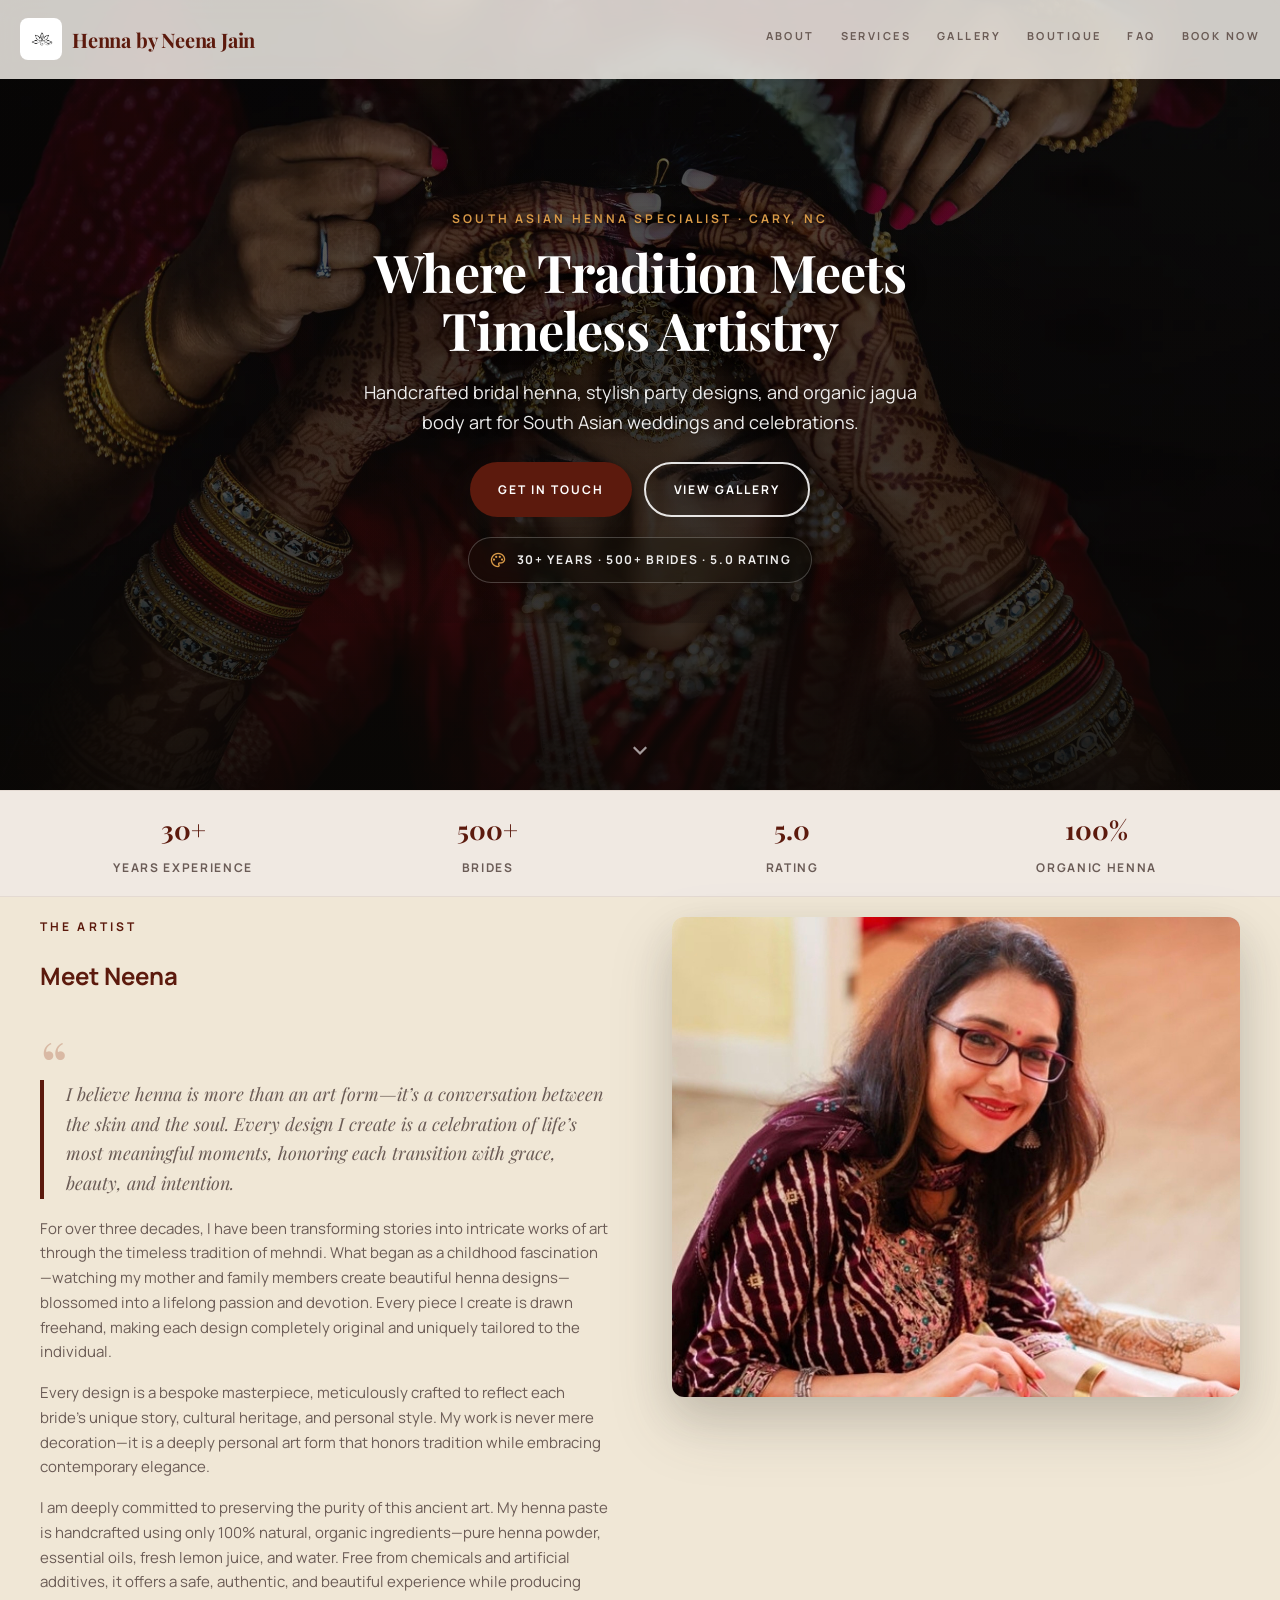
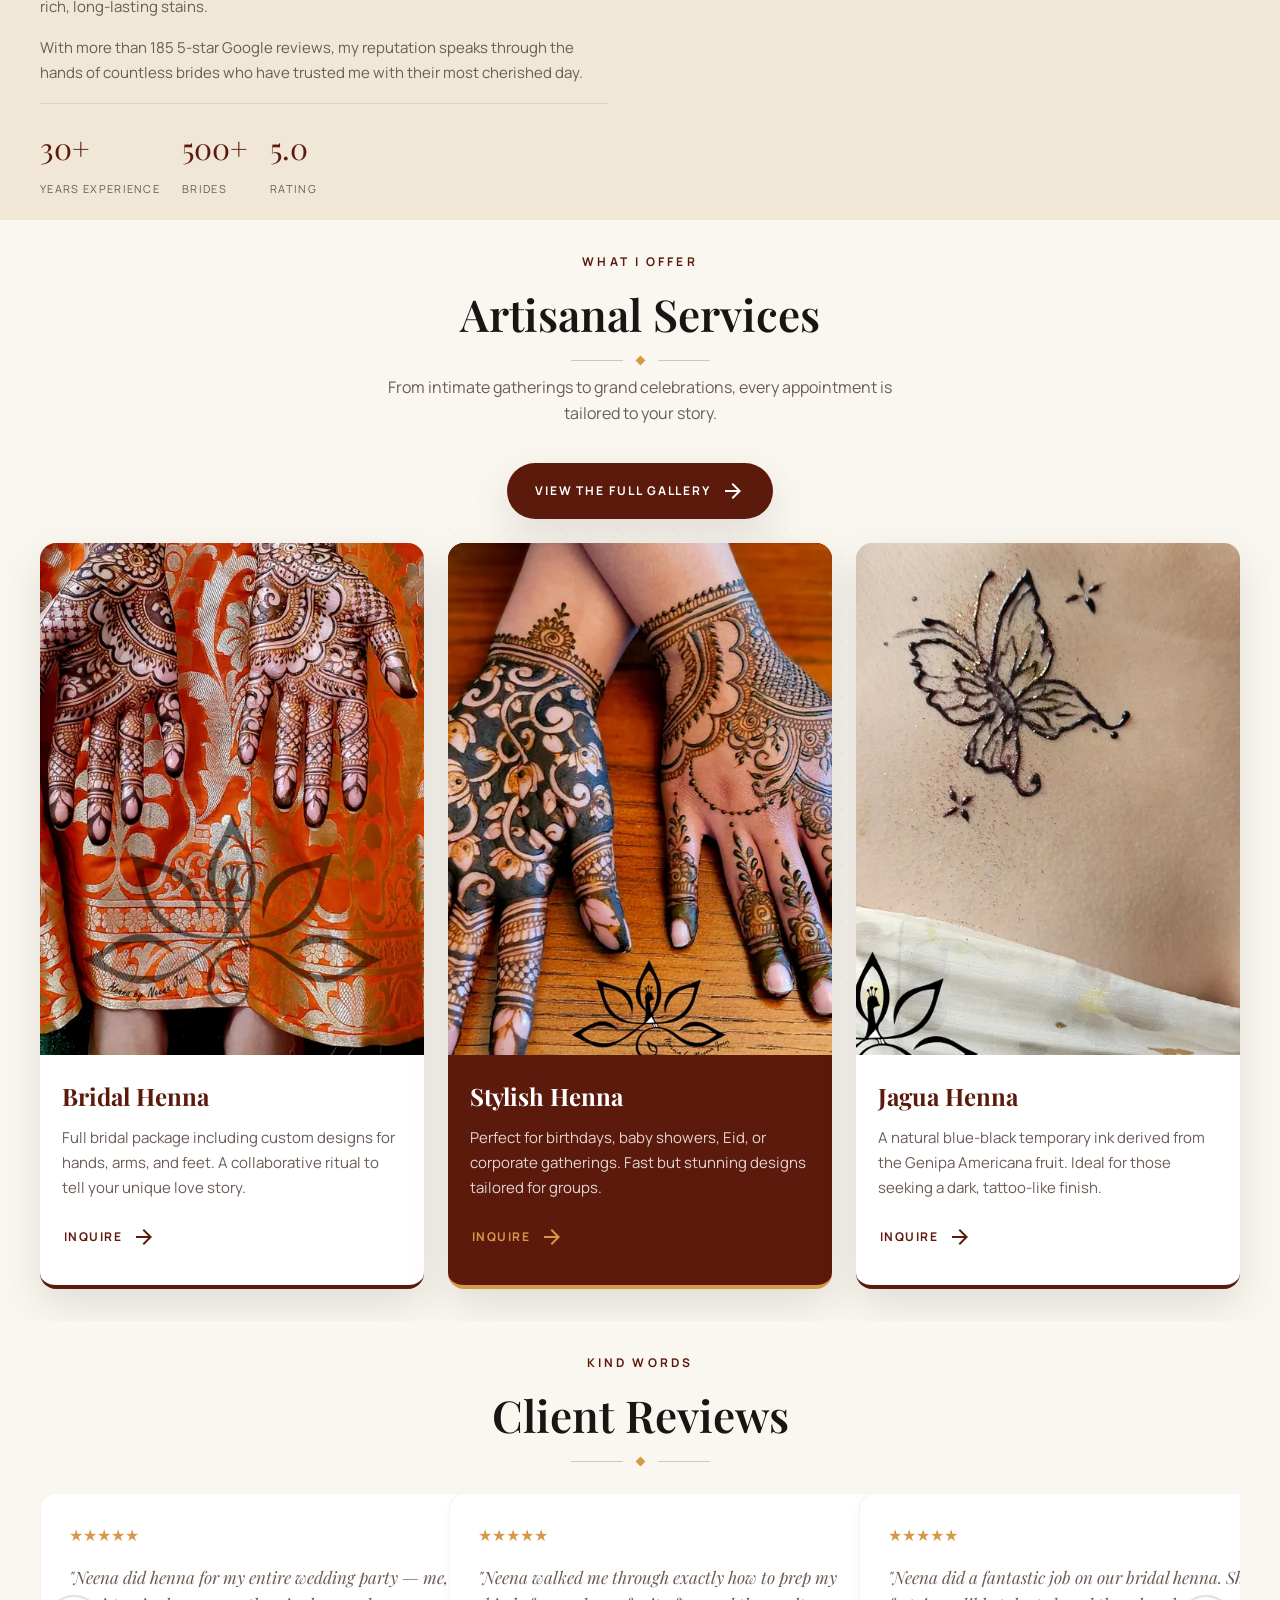
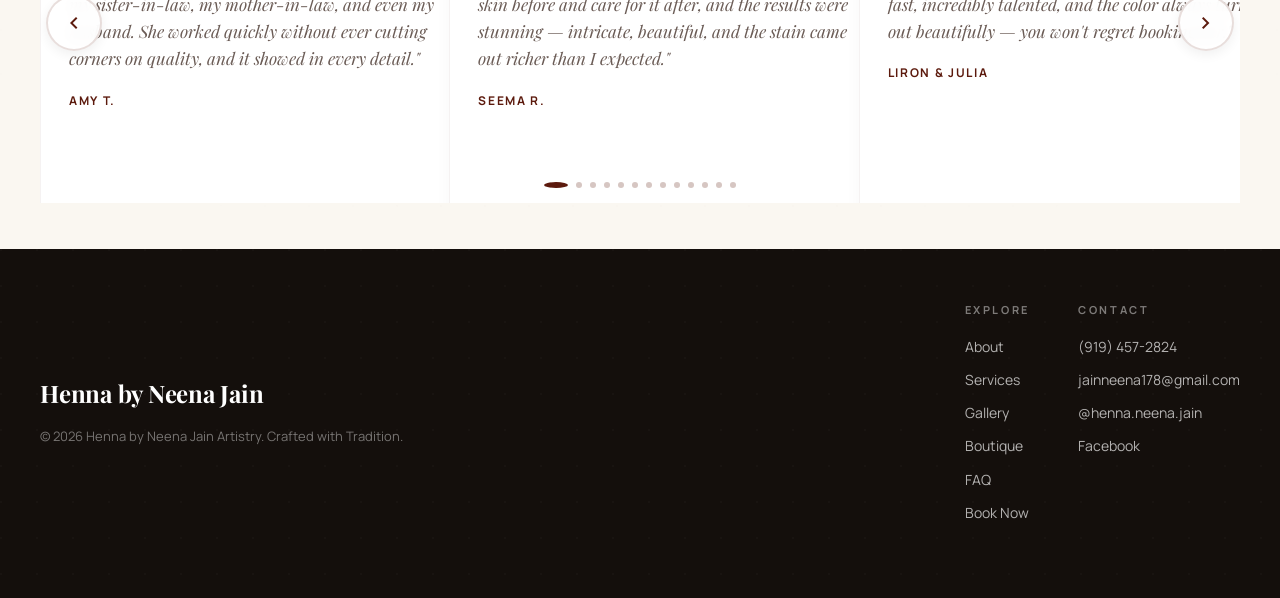
<file: index.html>
<!DOCTYPE html>
<html lang="en">
<head>
  <meta charset="utf-8">
  <meta name="viewport" content="width=device-width, initial-scale=1.0">
  <title>Henna by Neena Jain | Bridal Mehndi & Henna Artistry in Cary, NC</title>
  <meta name="description" content="Handcrafted bridal henna, party henna, and organic jagua body art in Cary, NC. Over 30 years of freehand mehndi artistry, 100% natural henna, 185+ five-star reviews.">
  <meta name="theme-color" content="#5c1a0d">
  <link rel="canonical" href="https://hennabyneenajain.com/">
  <!-- Social sharing. If the domain ever changes, run:
       python3 tools/set-domain.py https://newdomain.com -->
  <meta property="og:type" content="website">
  <meta property="og:site_name" content="Henna by Neena Jain">
  <meta property="og:title" content="Henna by Neena Jain | Bridal Mehndi & Henna Artistry in Cary, NC">
  <meta property="og:description" content="Handcrafted bridal henna, party henna, and organic jagua body art in Cary, NC. Over 30 years of freehand mehndi artistry, 100% natural henna, 185+ five-star reviews.">
  <meta property="og:url" content="https://hennabyneenajain.com/">
  <meta property="og:image" content="https://hennabyneenajain.com/og-image.jpg">
  <meta property="og:image:width" content="1200">
  <meta property="og:image:height" content="630">
  <meta property="og:image:alt" content="Intricate bridal mehndi by Henna by Neena Jain">
  <meta property="og:locale" content="en_US">
  <meta name="twitter:card" content="summary_large_image">
  <meta name="twitter:title" content="Henna by Neena Jain | Bridal Mehndi & Henna Artistry in Cary, NC">
  <meta name="twitter:description" content="Handcrafted bridal henna, party henna, and organic jagua body art in Cary, NC. Over 30 years of freehand mehndi artistry, 100% natural henna, 185+ five-star reviews.">
  <meta name="twitter:image" content="https://hennabyneenajain.com/og-image.jpg">
  <link rel="preconnect" href="https://fonts.googleapis.com">
  <link rel="preconnect" href="https://fonts.gstatic.com" crossorigin>
  <link href="https://fonts.googleapis.com/css2?family=Manrope:wght@300;400;600;700&family=Playfair+Display:ital,wght@0,500;0,600;0,700;1,500&display=swap" rel="stylesheet">
  <link href="https://fonts.googleapis.com/css2?family=Material+Symbols+Outlined:wght,FILL@100..700,0..1&display=block" rel="stylesheet">
  <link rel="icon" type="image/png" href="favicon.png">
  <link rel="apple-touch-icon" href="favicon.png">
  <link rel="stylesheet" href="styles.css">
  <link rel="stylesheet" href="vendor/swiper-bundle.min.css">
  <script type="application/ld+json">
{
  "@context": "https://schema.org",
  "@type": "HealthAndBeautyBusiness",
  "@id": "https://hennabyneenajain.com/#business",
  "name": "Henna by Neena Jain",
  "description": "Bridal mehndi, party henna and organic jagua body art in Cary, North Carolina. Over 30 years of freehand henna artistry using 100% natural, hand-mixed henna.",
  "url": "https://hennabyneenajain.com/",
  "image": "https://hennabyneenajain.com/og-image.jpg",
  "logo": "https://hennabyneenajain.com/Real%20Images/logo.webp",
  "telephone": "+1-919-457-2824",
  "email": "jainneena178@gmail.com",
  "priceRange": "$$",
  "address": {
    "@type": "PostalAddress",
    "streetAddress": "825 River Song Place",
    "addressLocality": "Cary",
    "addressRegion": "NC",
    "postalCode": "27519",
    "addressCountry": "US"
  },
  "areaServed": [
    {
      "@type": "Place",
      "name": "Cary, NC"
    },
    {
      "@type": "Place",
      "name": "Raleigh–Durham Triangle, NC"
    }
  ],
  "sameAs": [
    "https://instagram.com/henna.neena.jain",
    "https://www.facebook.com/hennabyneenajain/"
  ],
  "aggregateRating": {
    "@type": "AggregateRating",
    "ratingValue": "5.0",
    "reviewCount": "185",
    "bestRating": "5"
  },
  "makesOffer": [
    {
      "@type": "Offer",
      "itemOffered": {
        "@type": "Service",
        "name": "Bridal Henna"
      }
    },
    {
      "@type": "Offer",
      "itemOffered": {
        "@type": "Service",
        "name": "Party Henna"
      }
    },
    {
      "@type": "Offer",
      "itemOffered": {
        "@type": "Service",
        "name": "Jagua Body Art"
      }
    }
  ]
}
  </script>
</head>
<body>
  <a class="skip-to-content" href="#main">Skip to content</a>
  <!-- Navigation -->
  <nav class="nav" id="mainNav">
    <div class="scroll-progress" id="scrollProgress"></div>
    <a class="nav-logo" href="#top">
      <img src="Real Images/logo.webp" alt="Henna by Neena Jain" class="nav-logo-img">
      <span class="nav-logo-text">Henna by Neena Jain</span>
    </a>
    <div class="nav-links">
      <a href="#about">About</a>
      <a href="#services">Services</a>
      <a href="gallery.html">Gallery</a>
      <a href="boutique.html">Boutique</a>
      <a href="faq.html">FAQ</a>
      <a href="book.html">Book Now</a>
    </div>
    <button class="nav-toggle" id="navToggle" aria-label="Open menu" aria-expanded="false" aria-controls="mobileNav">
      <span class="nav-toggle-icon material-symbols-outlined">menu</span>
    </button>
  </nav>
  <div class="mobile-nav-backdrop" id="mobileNavBackdrop"></div>
  <div class="mobile-nav" id="mobileNav" aria-hidden="true">
    <a href="#about">About</a>
    <a href="#services">Services</a>
    <a href="gallery.html">Gallery</a>
    <a href="boutique.html">Boutique</a>
    <a href="faq.html">FAQ</a>
    <a href="book.html">Book Now</a>
    <div class="mobile-nav-contact">
      <a class="btn btn-primary" href="tel:+19194572824">
        <span class="material-symbols-outlined">call</span>
        <span>Call Neena</span>
      </a>
    </div>
  </div>

  <!-- Hero -->
  <header class="hero" id="top">
    <div class="hero-bg">
      <img src="Real Images/hero.webp" alt="Henna artist at work" fetchpriority="high" loading="eager">
      <div aria-hidden="true"></div>
    </div>
    <div class="hero-content">
      <span class="eyebrow">South Asian Henna Specialist · Cary, NC</span>
      <h1>Where Tradition Meets <span class="italic">Timeless Artistry</span></h1>
      <p>Handcrafted bridal henna, stylish party designs, and organic jagua body art for South Asian weddings and celebrations.</p>
      <div class="hero-ctas">
        <a class="btn btn-primary" href="book.html">Get in Touch</a>
        <a class="btn btn-ghost" href="gallery.html">View Gallery</a>
      </div>
      <div class="hero-meta">
        <span class="material-symbols-outlined">palette</span>
        <span>30+ Years · 500+ Brides · 5.0 Rating</span>
      </div>
    </div>
    <div class="scroll-indicator" aria-hidden="true">
      <span class="material-symbols-outlined">keyboard_arrow_down</span>
    </div>
  </header>

  <!-- Trust Bar -->
  <section class="trust-bar" aria-label="Trust">
    <div class="container">
      <div class="trust-items">
        <div class="trust-item">
          <span class="trust-num">30+</span>
          <span class="trust-label">Years Experience</span>
        </div>
        <div class="trust-item">
          <span class="trust-num">500+</span>
          <span class="trust-label">Brides</span>
        </div>
        <div class="trust-item">
          <span class="trust-num">5.0</span>
          <span class="trust-label">Rating</span>
        </div>
        <div class="trust-item">
          <span class="trust-num">100%</span>
          <span class="trust-label">Organic Henna</span>
        </div>
      </div>
    </div>
  </section>

  <!-- About / Meet Neena -->
  <section class="about" id="about">
    <div class="container about-inner">
      <div class="about-header">
        <span class="eyebrow">The Artist</span>
        <h2>Meet Neena</h2>
      </div>
      <div class="about-portrait-wrap">
        <div class="about-portrait">
          <img src="Real Images/Artist Photo.JPG" alt="Neena the Henna Artist">
        </div>
      </div>
      <div class="about-body">
        <div class="quote-block">
          <span class="quote-mark" aria-hidden="true">&ldquo;</span>
          <blockquote class="about-quote">I believe henna is more than an art form&mdash;it&rsquo;s a conversation between the skin and the soul. Every design I create is a celebration of life&rsquo;s most meaningful moments, honoring each transition with grace, beauty, and intention.</blockquote>
        </div>
        <p class="about-bio">For over three decades, I have been transforming stories into intricate works of art through the timeless tradition of mehndi. What began as a childhood fascination&mdash;watching my mother and family members create beautiful henna designs&mdash;blossomed into a lifelong passion and devotion. Every piece I create is drawn freehand, making each design completely original and uniquely tailored to the individual.</p>
        <p class="about-bio">Every design is a bespoke masterpiece, meticulously crafted to reflect each bride&rsquo;s unique story, cultural heritage, and personal style. My work is never mere decoration&mdash;it is a deeply personal art form that honors tradition while embracing contemporary elegance.</p>
        <p class="about-bio">I am deeply committed to preserving the purity of this ancient art. My henna paste is handcrafted using only 100% natural, organic ingredients&mdash;pure henna powder, essential oils, fresh lemon juice, and water. Free from chemicals and artificial additives, it offers a safe, authentic, and beautiful experience while producing rich, long-lasting stains.</p>
        <p class="about-bio">With more than 185 5-star Google reviews, my reputation speaks through the hands of countless brides who have trusted me with their most cherished day.</p>
        <div class="about-stats">
          <div>
            <span class="stat-num">30+</span>
            <span class="stat-label">Years Experience</span>
          </div>
          <div>
            <span class="stat-num">500+</span>
            <span class="stat-label">Brides</span>
          </div>
          <div>
            <span class="stat-num">5.0</span>
            <span class="stat-label">Rating</span>
          </div>
        </div>
      </div>
    </div>
  </section>

  <!-- Services -->
  <section class="services" id="services">
    <div class="container">
      <div class="services-header">
        <span class="eyebrow">What I Offer</span>
        <h2 class="section-title">Artisanal Services</h2>
        <div class="ornament" aria-hidden="true"><span class="ornament-dot"></span></div>
        <p class="services-lead">From intimate gatherings to grand celebrations, every appointment is tailored to your story.</p>
      </div>
      <div class="services-cta">
        <a class="btn btn-primary" href="gallery.html">
          <span>View the Full Gallery</span>
          <span class="material-symbols-outlined">arrow_forward</span>
        </a>
      </div>
      <div class="service-cards">
        <article class="service-card">
          <div class="service-card-media">
            <img src="Real Images/Gallery/cards/card-bridal.webp" alt="Full-coverage bridal mehndi on both hands" loading="lazy">
          </div>
          <div class="service-card-body">
            <h3>Bridal Henna</h3>
            <p>Full bridal package including custom designs for hands, arms, and feet. A collaborative ritual to tell your unique love story.</p>
            <a class="service-card-link" href="book.html">
              <span>Inquire</span>
              <span class="material-symbols-outlined">arrow_forward</span>
            </a>
          </div>
        </article>
        <article class="service-card inverted">
          <div class="service-card-media">
            <img src="Real Images/Gallery/cards/card-stylish.webp" alt="Stylish henna designs on two hands" loading="lazy">
          </div>
          <div class="service-card-body">
            <h3>Stylish Henna</h3>
            <p>Perfect for birthdays, baby showers, Eid, or corporate gatherings. Fast but stunning designs tailored for groups.</p>
            <a class="service-card-link" href="book.html">
              <span>Inquire</span>
              <span class="material-symbols-outlined">arrow_forward</span>
            </a>
          </div>
        </article>
        <article class="service-card">
          <div class="service-card-media">
            <img src="Real Images/Gallery/cards/card-jagua.webp" alt="Blue-black jagua design on a hand and wrist" loading="lazy">
          </div>
          <div class="service-card-body">
            <h3>Jagua Henna</h3>
            <p>A natural blue-black temporary ink derived from the Genipa Americana fruit. Ideal for those seeking a dark, tattoo-like finish.</p>
            <a class="service-card-link" href="book.html">
              <span>Inquire</span>
              <span class="material-symbols-outlined">arrow_forward</span>
            </a>
          </div>
        </article>
      </div>
    </div>
  </section>

  <!-- Reviews -->
  <section class="reviews" id="reviews">
    <div class="container">
      <div class="reviews-header">
        <span class="eyebrow">Kind Words</span>
        <h2 class="section-title">Client Reviews</h2>
        <div class="ornament" aria-hidden="true"><span class="ornament-dot"></span></div>
      </div>
      <div class="reviews-carousel">
        <div class="swiper reviews-swiper">
          <div class="swiper-wrapper" id="reviewsWrapper">
            <!-- Populated by script.js -->
          </div>
          <div class="reviews-arrow reviews-prev"><span class="material-symbols-outlined">chevron_left</span></div>
          <div class="reviews-arrow reviews-next"><span class="material-symbols-outlined">chevron_right</span></div>
          <div class="swiper-pagination"></div>
        </div>
        <div class="reviews-dots-row" id="reviewsDots"></div>
      </div>
    </div>
  </section>

  <!-- Footer -->
  <footer class="footer">
    <div class="container footer-inner">
      <div>
        <div class="footer-logo">Henna by Neena Jain</div>
        <p class="footer-brand-copyright">© <span id="year"></span> Henna by Neena Jain Artistry. Crafted with Tradition.</p>
      </div>
      <div class="footer-cols">
        <div class="footer-col">
          <h5>Explore</h5>
          <a href="#about">About</a>
          <a href="#services">Services</a>
          <a href="gallery.html">Gallery</a>
          <a href="boutique.html">Boutique</a>
          <a href="faq.html">FAQ</a>
          <a href="book.html">Book Now</a>
        </div>
        <div class="footer-col">
          <h5>Contact</h5>
          <a href="tel:+19194572824">(919) 457-2824</a>
          <a href="mailto:jainneena178@gmail.com">jainneena178@gmail.com</a>
          <a href="https://instagram.com/henna.neena.jain" target="_blank" rel="noopener noreferrer">@henna.neena.jain</a>
          <a href="https://www.facebook.com/hennabyneenajain/" target="_blank" rel="noopener noreferrer">Facebook</a>
        </div>
      </div>
    </div>
  </footer>

  <!-- Mobile Quick Bar -->
  <div class="mobile-quick-bar" aria-label="Quick contact">
    <a class="call-btn" href="tel:+19194572824">
      <span class="material-symbols-outlined">call</span>
      <span>Call</span>
    </a>
    <a class="whatsapp-btn" href="https://wa.me/19194572824" target="_blank" rel="noopener noreferrer">
      <span class="material-symbols-outlined">chat</span>
      <span>WhatsApp</span>
    </a>
  </div>

  <!-- Back to top button -->
  <a href="#top" class="back-to-top" id="backToTop" aria-label="Back to top">
    <span class="material-symbols-outlined">arrow_upward</span>
  </a>

  <script src="vendor/swiper-bundle.min.js"></script>
  <script src="script.js"></script>
</body>
</html>
</file>
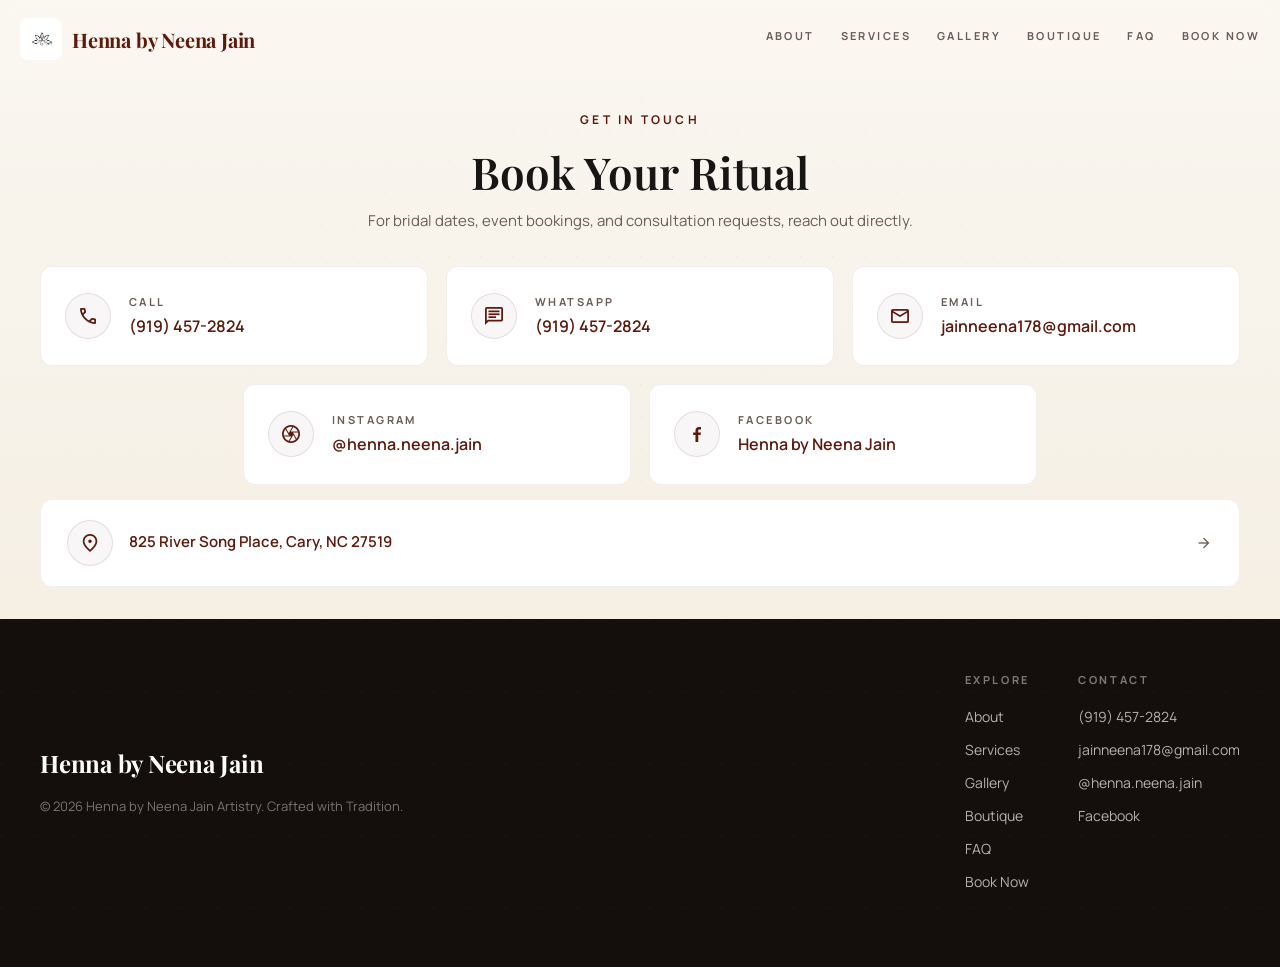
<file: book.html>
<!DOCTYPE html>
<html lang="en">
<head>
  <meta charset="utf-8">
  <meta name="viewport" content="width=device-width, initial-scale=1.0">
  <title>Book Now | Henna by Neena Jain</title>
  <meta name="description" content="Book bridal mehndi, party henna, or jagua body art with Neena Jain in Cary, NC. Call, text, WhatsApp, email or message on Instagram.">
  <meta name="theme-color" content="#5c1a0d">
  <link rel="canonical" href="https://hennabyneenajain.com/book.html">
  <!-- Social sharing. If the domain ever changes, run:
       python3 tools/set-domain.py https://newdomain.com -->
  <meta property="og:type" content="website">
  <meta property="og:site_name" content="Henna by Neena Jain">
  <meta property="og:title" content="Book Now | Henna by Neena Jain">
  <meta property="og:description" content="Book bridal mehndi, party henna, or jagua body art with Neena Jain in Cary, NC. Call, text, WhatsApp, email or message on Instagram.">
  <meta property="og:url" content="https://hennabyneenajain.com/book.html">
  <meta property="og:image" content="https://hennabyneenajain.com/og-image.jpg">
  <meta property="og:image:width" content="1200">
  <meta property="og:image:height" content="630">
  <meta property="og:image:alt" content="Intricate bridal mehndi by Henna by Neena Jain">
  <meta property="og:locale" content="en_US">
  <meta name="twitter:card" content="summary_large_image">
  <meta name="twitter:title" content="Book Now | Henna by Neena Jain">
  <meta name="twitter:description" content="Book bridal mehndi, party henna, or jagua body art with Neena Jain in Cary, NC. Call, text, WhatsApp, email or message on Instagram.">
  <meta name="twitter:image" content="https://hennabyneenajain.com/og-image.jpg">
  <link rel="preconnect" href="https://fonts.googleapis.com">
  <link rel="preconnect" href="https://fonts.gstatic.com" crossorigin>
  <link href="https://fonts.googleapis.com/css2?family=Manrope:wght@300;400;600;700&family=Playfair+Display:ital,wght@0,500;0,600;0,700;1,500&display=swap" rel="stylesheet">
  <link href="https://fonts.googleapis.com/css2?family=Material+Symbols+Outlined:wght,FILL@100..700,0..1&display=block" rel="stylesheet">
  <link rel="icon" type="image/png" href="favicon.png">
  <link rel="apple-touch-icon" href="favicon.png">
  <link rel="stylesheet" href="styles.css">
</head>
<body>
  <a class="skip-to-content" href="#main">Skip to content</a>
  <!-- Navigation -->
  <nav class="nav" id="mainNav">
    <div class="scroll-progress" id="scrollProgress"></div>
    <a class="nav-logo" href="index.html">
      <img src="Real Images/logo.webp" alt="Henna by Neena Jain" class="nav-logo-img">
      <span class="nav-logo-text">Henna by Neena Jain</span>
    </a>
    <div class="nav-links">
      <a href="index.html#about">About</a>
      <a href="index.html#services">Services</a>
      <a href="gallery.html">Gallery</a>
      <a href="boutique.html">Boutique</a>
      <a href="faq.html">FAQ</a>
      <a href="book.html" class="active">Book Now</a>
    </div>
    <button class="nav-toggle" id="navToggle" aria-label="Open menu" aria-expanded="false" aria-controls="mobileNav">
      <span class="nav-toggle-icon material-symbols-outlined">menu</span>
    </button>
  </nav>
  <div class="mobile-nav-backdrop" id="mobileNavBackdrop"></div>
  <div class="mobile-nav" id="mobileNav" aria-hidden="true">
    <a href="index.html#about">About</a>
    <a href="index.html#services">Services</a>
    <a href="gallery.html">Gallery</a>
    <a href="boutique.html">Boutique</a>
    <a href="faq.html">FAQ</a>
    <a href="book.html">Book Now</a>
    <div class="mobile-nav-contact">
      <a class="btn btn-primary" href="tel:+19194572824">
        <span class="material-symbols-outlined">call</span>
        <span>Call Neena</span>
      </a>
    </div>
  </div>

  <main id="main">
    <!-- Contact -->
    <section class="contact contact-page" id="contact">
      <div class="container">
        <div class="contact-header">
          <span class="eyebrow">Get in Touch</span>
          <h1 class="section-title">Book Your Ritual</h1>
          <p>For bridal dates, event bookings, and consultation requests, reach out directly.</p>
        </div>
        <div class="contact-links">
          <a class="contact-pill" href="tel:+19194572824">
            <span class="material-symbols-outlined">call</span>
            <div>
              <span class="label">Call</span>
              <span class="value">(919) 457-2824</span>
            </div>
          </a>
          <a class="contact-pill" href="https://wa.me/19194572824" target="_blank" rel="noopener noreferrer">
            <span class="material-symbols-outlined">chat</span>
            <div>
              <span class="label">WhatsApp</span>
              <span class="value">(919) 457-2824</span>
            </div>
          </a>
          <a class="contact-pill" href="mailto:jainneena178@gmail.com">
            <span class="material-symbols-outlined">mail</span>
            <div>
              <span class="label">Email</span>
              <span class="value">jainneena178@gmail.com</span>
            </div>
          </a>
          <a class="contact-pill" href="https://instagram.com/henna.neena.jain" target="_blank" rel="noopener noreferrer">
            <span class="material-symbols-outlined">camera</span>
            <div>
              <span class="label">Instagram</span>
              <span class="value">@henna.neena.jain</span>
            </div>
          </a>
          <a class="contact-pill" href="https://www.facebook.com/hennabyneenajain/" target="_blank" rel="noopener noreferrer">
            <span class="contact-pill-brand" aria-hidden="true">
              <svg viewBox="0 0 24 24" fill="currentColor" width="20" height="20" focusable="false"><path d="M13.5 21.5v-8.2h2.76l.41-3.2H13.5V8.03c0-.93.26-1.56 1.59-1.56h1.7V3.6a22.7 22.7 0 0 0-2.48-.13c-2.45 0-4.13 1.5-4.13 4.25v2.37H7.41v3.2h2.77v8.21h3.32Z"/></svg>
            </span>
            <div>
              <span class="label">Facebook</span>
              <span class="value">Henna by Neena Jain</span>
            </div>
          </a>
        </div>
        <a class="contact-location" href="https://www.google.com/maps/search/?api=1&query=825+River+Song+Place%2C+Cary%2C+NC+27519" target="_blank" rel="noopener noreferrer">
          <span class="material-symbols-outlined contact-location-icon">location_on</span>
          <span class="contact-location-text">825 River Song Place, Cary, NC 27519</span>
          <span class="material-symbols-outlined contact-location-arrow" aria-hidden="true">arrow_forward</span>
        </a>
      </div>
    </section>
  </main>

  <!-- Footer -->
  <footer class="footer">
    <div class="container footer-inner">
      <div>
        <div class="footer-logo">Henna by Neena Jain</div>
        <p class="footer-brand-copyright">© <span id="year"></span> Henna by Neena Jain Artistry. Crafted with Tradition.</p>
      </div>
      <div class="footer-cols">
        <div class="footer-col">
          <h5>Explore</h5>
          <a href="index.html#about">About</a>
          <a href="index.html#services">Services</a>
          <a href="gallery.html">Gallery</a>
          <a href="boutique.html">Boutique</a>
          <a href="faq.html">FAQ</a>
          <a href="book.html">Book Now</a>
        </div>
        <div class="footer-col">
          <h5>Contact</h5>
          <a href="tel:+19194572824">(919) 457-2824</a>
          <a href="mailto:jainneena178@gmail.com">jainneena178@gmail.com</a>
          <a href="https://instagram.com/henna.neena.jain" target="_blank" rel="noopener noreferrer">@henna.neena.jain</a>
          <a href="https://www.facebook.com/hennabyneenajain/" target="_blank" rel="noopener noreferrer">Facebook</a>
        </div>
      </div>
    </div>
  </footer>

  <!-- Mobile Quick Bar -->
  <div class="mobile-quick-bar" aria-label="Quick contact">
    <a class="call-btn" href="tel:+19194572824">
      <span class="material-symbols-outlined">call</span>
      <span>Call</span>
    </a>
    <a class="whatsapp-btn" href="https://wa.me/19194572824" target="_blank" rel="noopener noreferrer">
      <span class="material-symbols-outlined">chat</span>
      <span>WhatsApp</span>
    </a>
  </div>

  <!-- Back to top button -->
  <a href="#top" class="back-to-top" id="backToTop" aria-label="Back to top">
    <span class="material-symbols-outlined">arrow_upward</span>
  </a>

  <script src="script.js"></script>
</body>
</html>
</file>
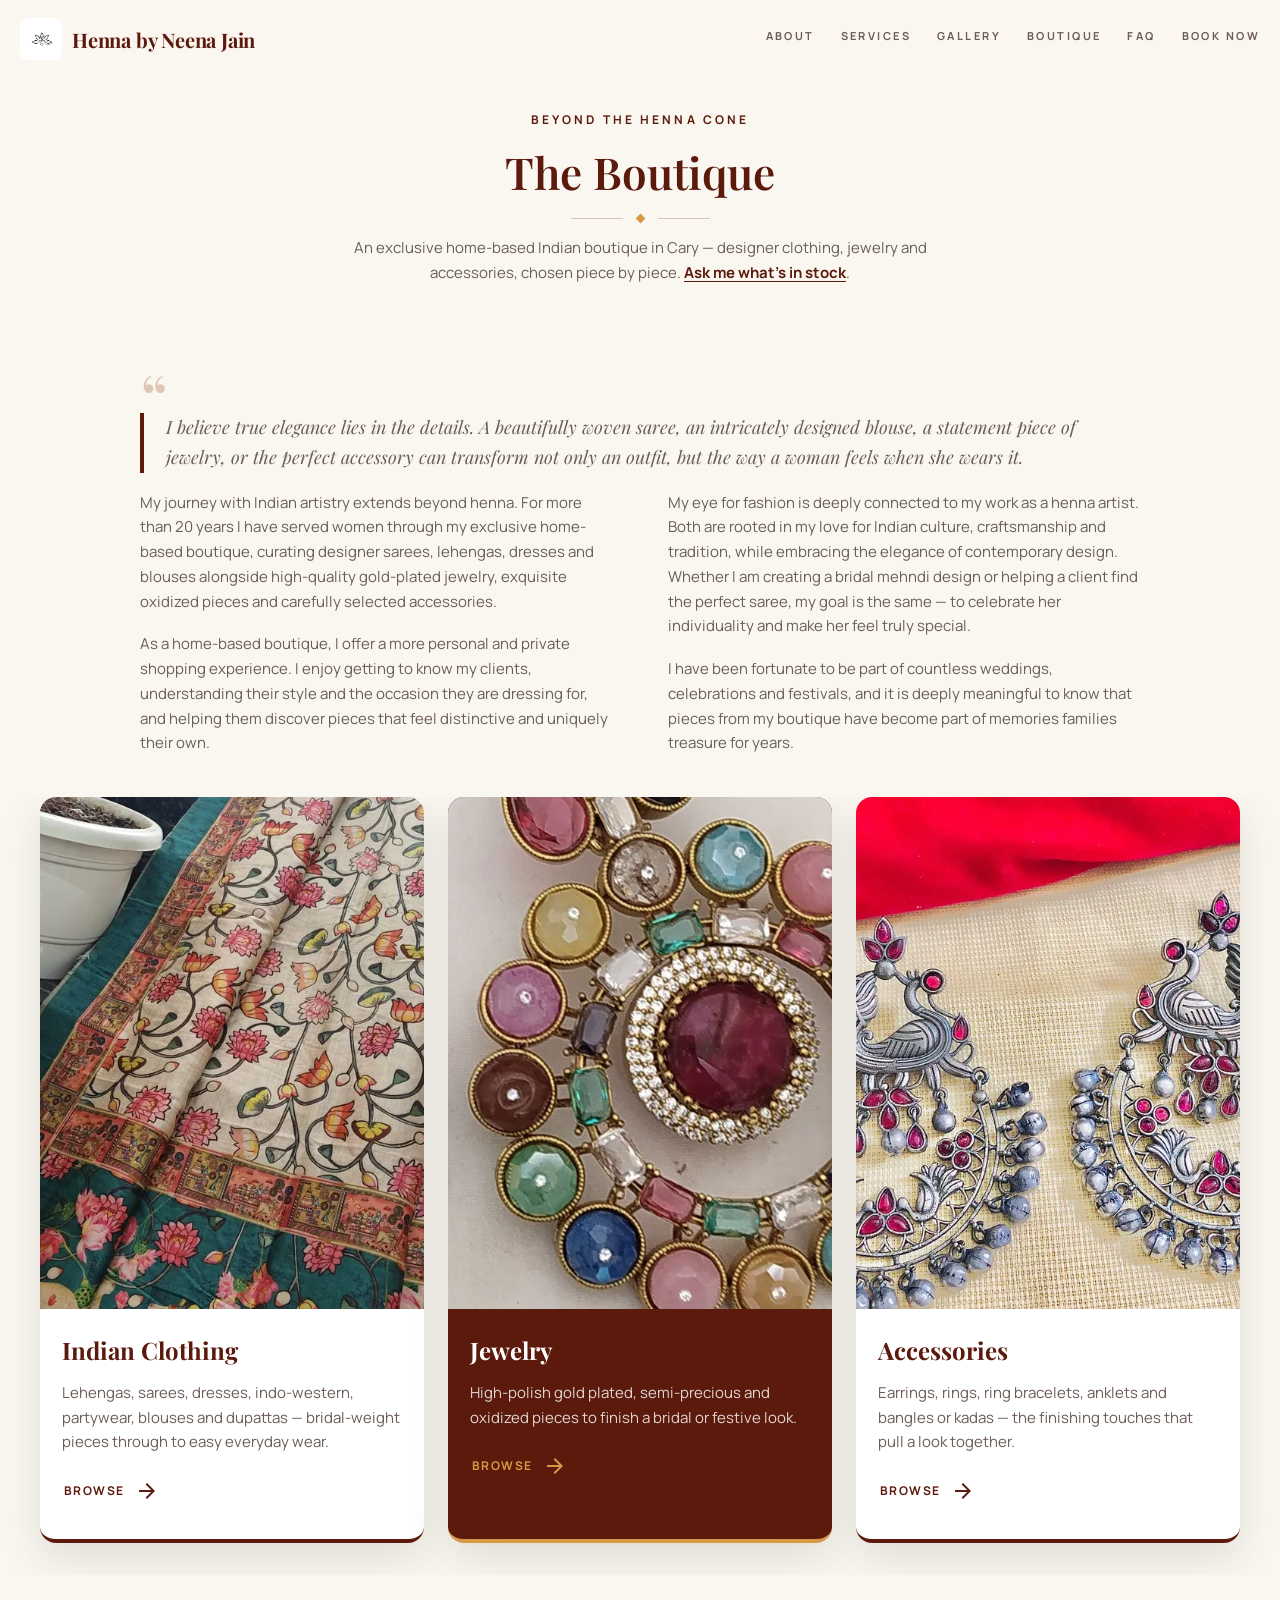
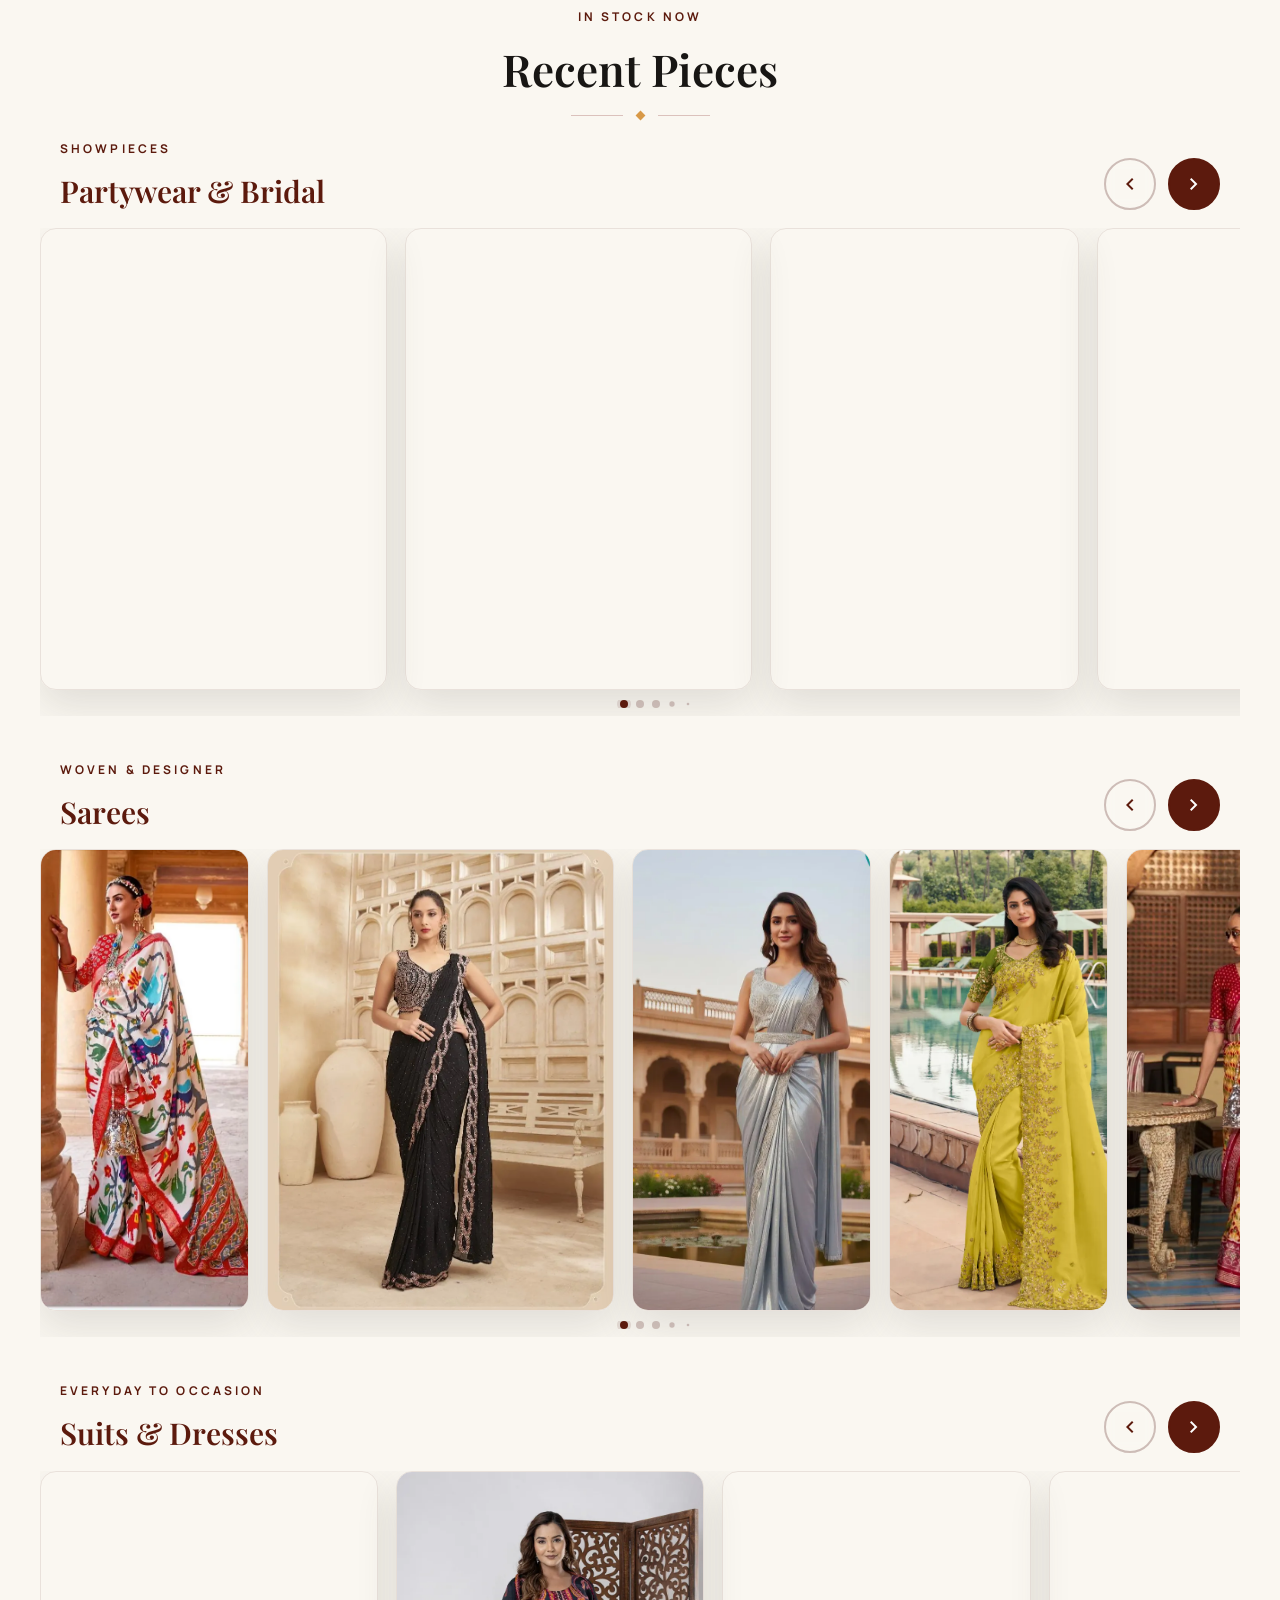
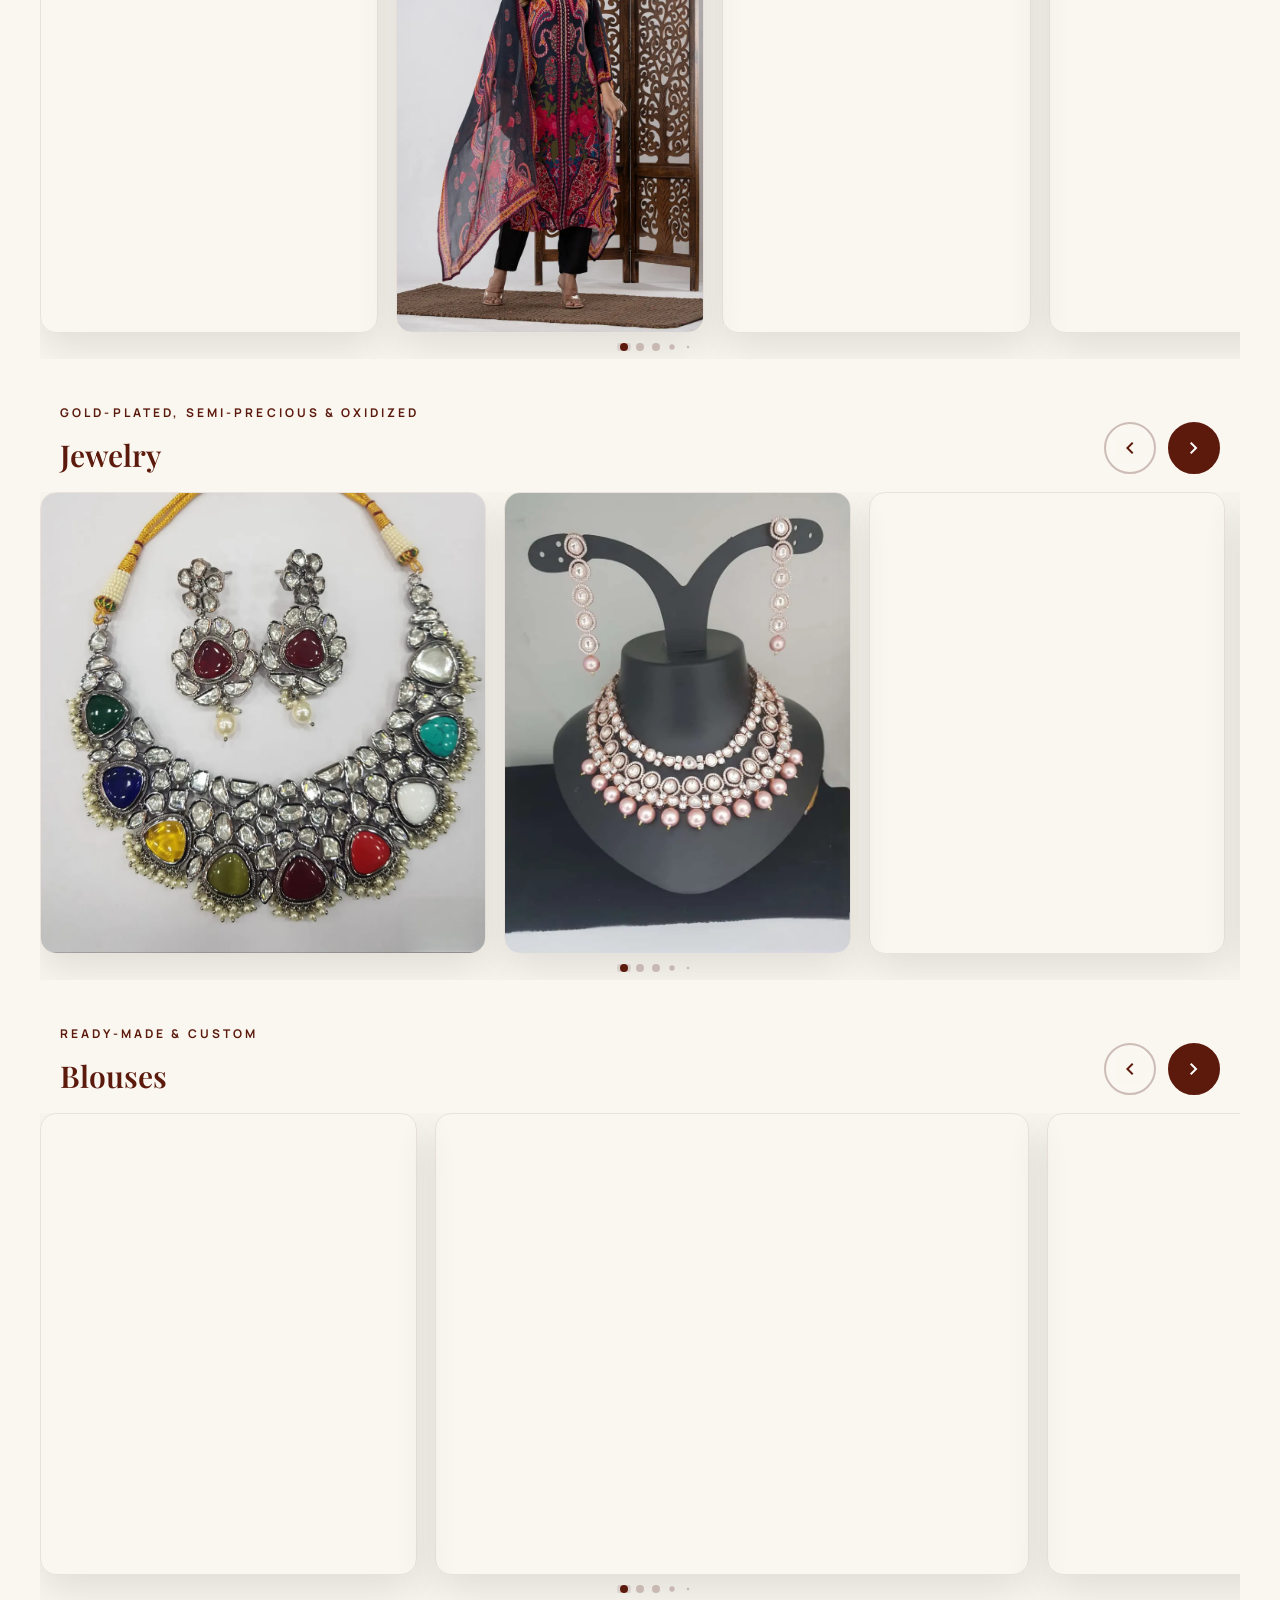
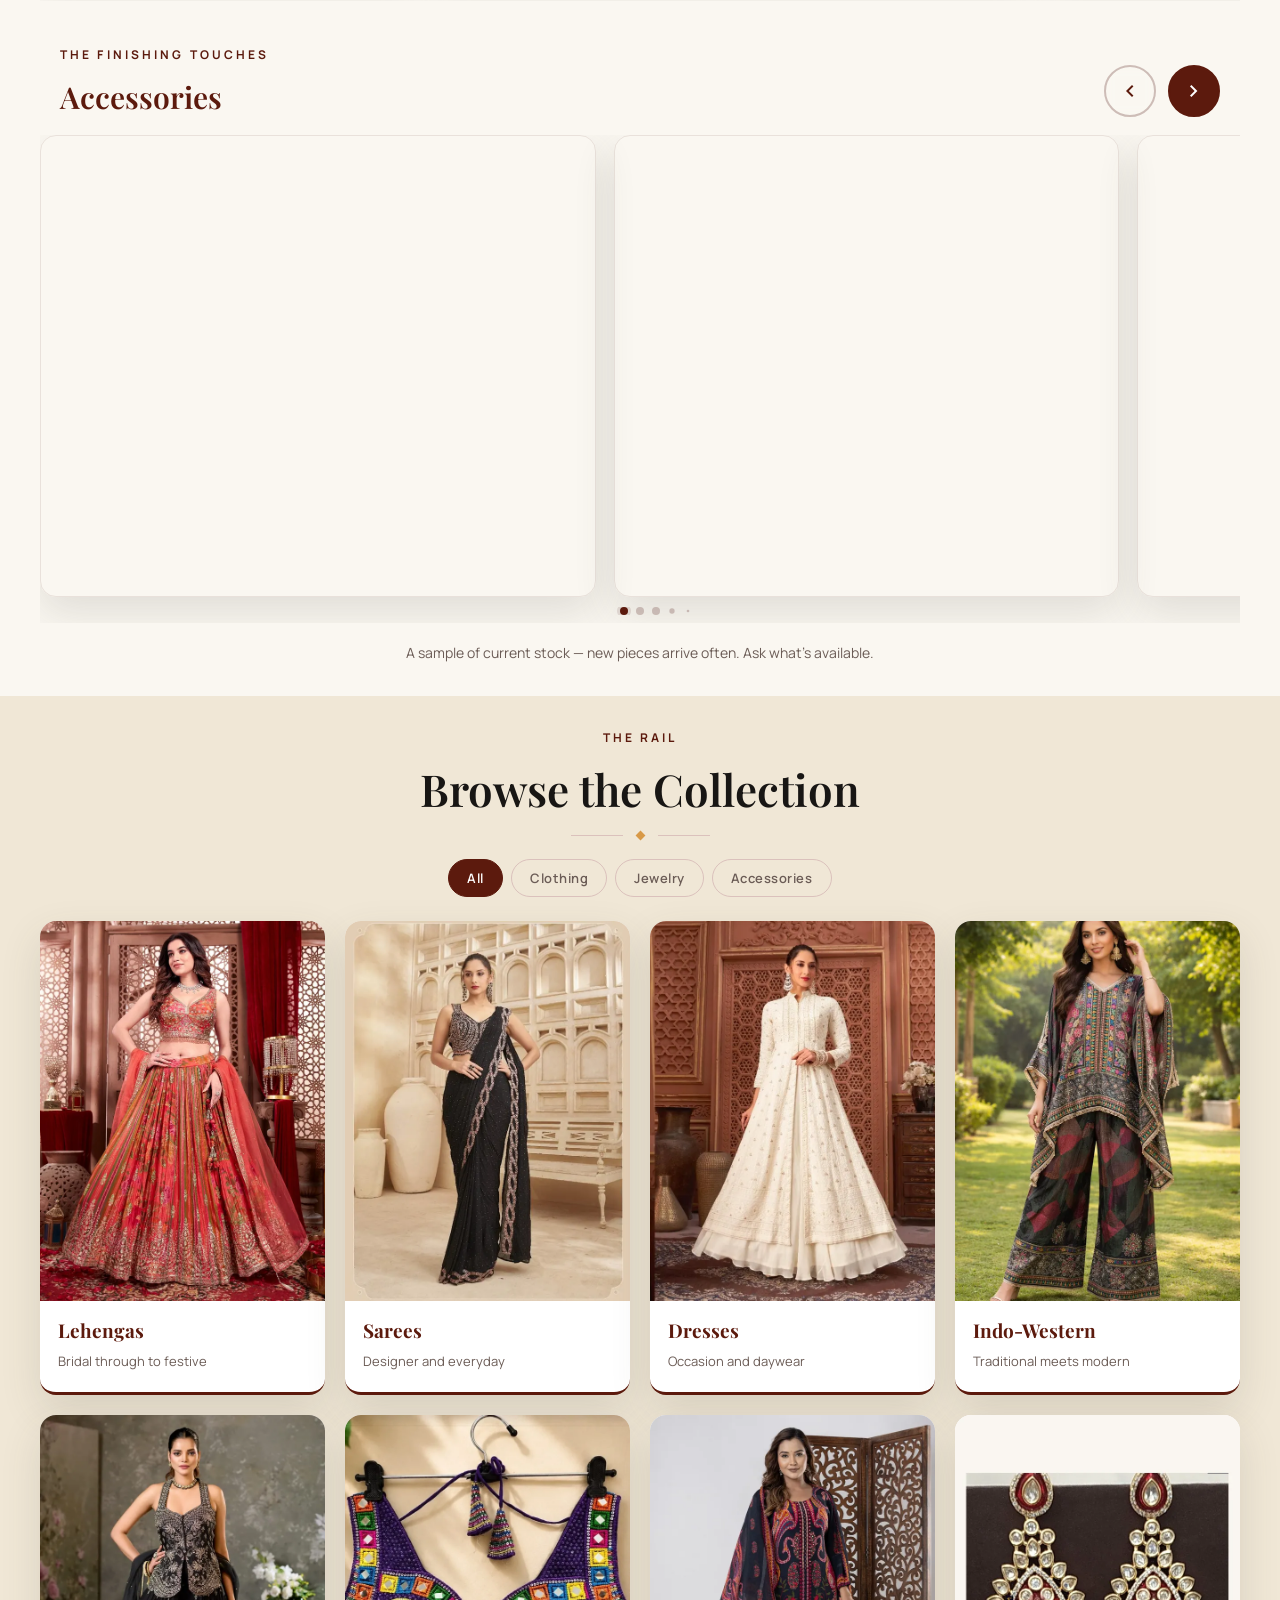
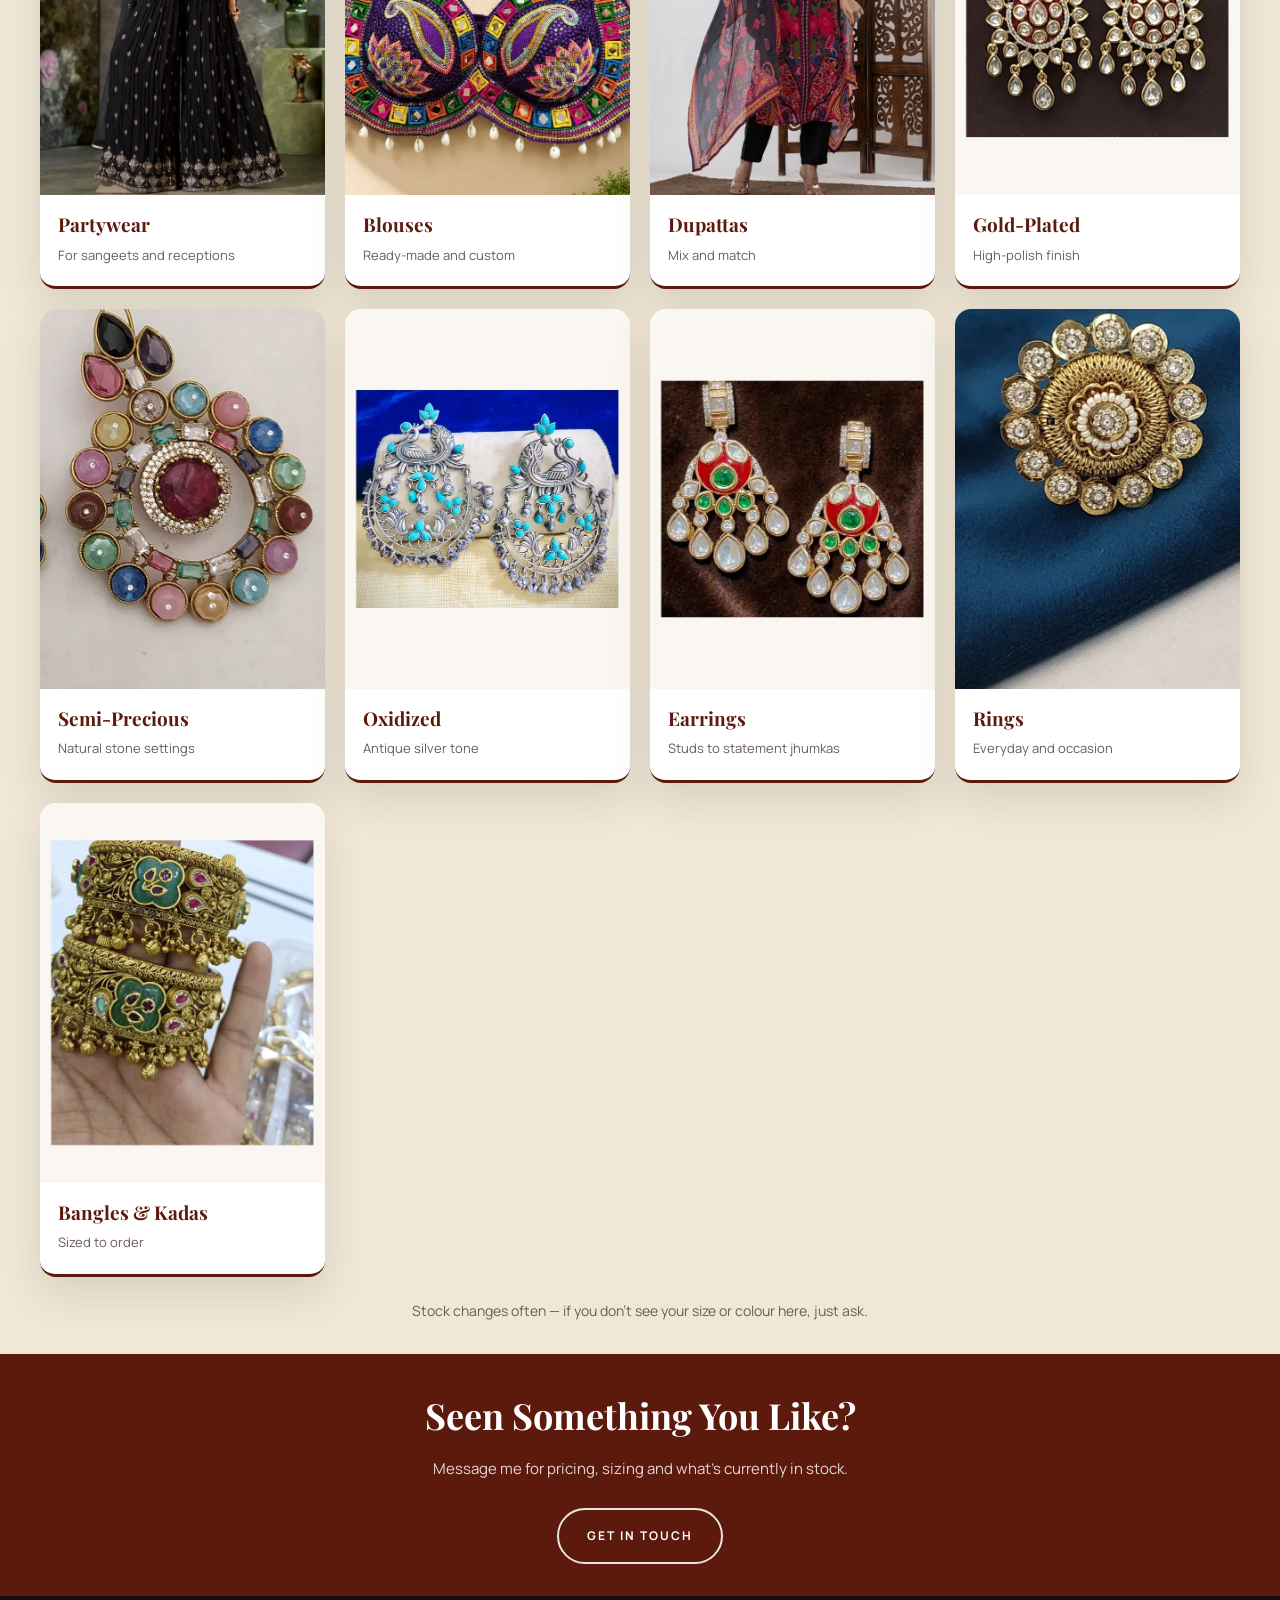
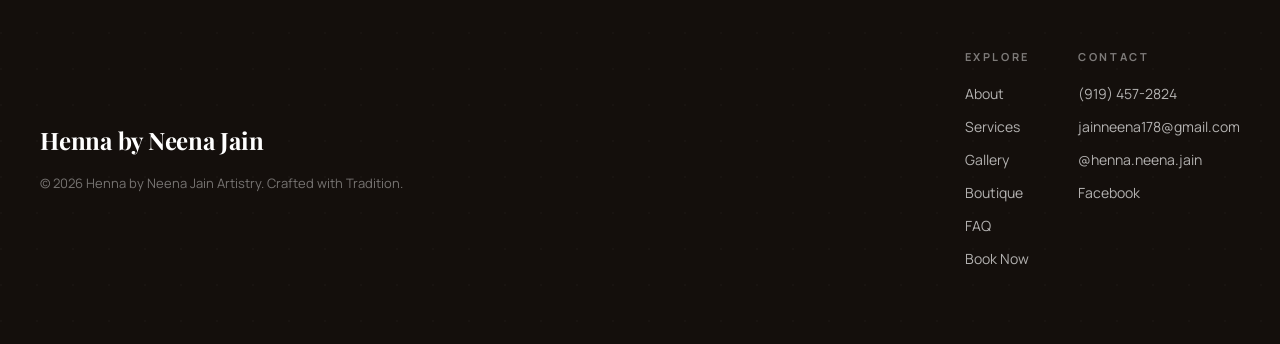
<file: boutique.html>
<!DOCTYPE html>
<html lang="en">
<head>
  <meta charset="utf-8">
  <meta name="viewport" content="width=device-width, initial-scale=1.0">
  <title>Boutique | Henna by Neena Jain</title>
  <meta name="description" content="An exclusive home-based Indian boutique in Cary, NC — designer lehengas, sarees, dresses, blouses and dupattas, with gold-plated, semi-precious and oxidized jewelry. 20+ years curating for weddings and celebrations.">
  <meta name="theme-color" content="#5c1a0d">
  <link rel="canonical" href="https://hennabyneenajain.com/boutique.html">
  <!-- Social sharing. If the domain ever changes, run:
       python3 tools/set-domain.py https://newdomain.com -->
  <meta property="og:type" content="website">
  <meta property="og:site_name" content="Henna by Neena Jain">
  <meta property="og:title" content="Boutique | Henna by Neena Jain">
  <meta property="og:description" content="An exclusive home-based Indian boutique in Cary, NC — designer lehengas, sarees, dresses, blouses and dupattas, with gold-plated, semi-precious and oxidized jewelry. 20+ years curating for weddings and celebrations.">
  <meta property="og:url" content="https://hennabyneenajain.com/boutique.html">
  <meta property="og:image" content="https://hennabyneenajain.com/og-image.jpg">
  <meta property="og:image:width" content="1200">
  <meta property="og:image:height" content="630">
  <meta property="og:image:alt" content="Intricate bridal mehndi by Henna by Neena Jain">
  <meta property="og:locale" content="en_US">
  <meta name="twitter:card" content="summary_large_image">
  <meta name="twitter:title" content="Boutique | Henna by Neena Jain">
  <meta name="twitter:description" content="An exclusive home-based Indian boutique in Cary, NC — designer lehengas, sarees, dresses, blouses and dupattas, with gold-plated, semi-precious and oxidized jewelry. 20+ years curating for weddings and celebrations.">
  <meta name="twitter:image" content="https://hennabyneenajain.com/og-image.jpg">
  <link rel="preconnect" href="https://fonts.googleapis.com">
  <link rel="preconnect" href="https://fonts.gstatic.com" crossorigin>
  <link href="https://fonts.googleapis.com/css2?family=Manrope:wght@300;400;600;700&family=Playfair+Display:ital,wght@0,500;0,600;0,700;1,500&display=swap" rel="stylesheet">
  <link href="https://fonts.googleapis.com/css2?family=Material+Symbols+Outlined:wght,FILL@100..700,0..1&display=block" rel="stylesheet">
  <link rel="icon" type="image/png" href="favicon.png">
  <link rel="apple-touch-icon" href="favicon.png">
  <link rel="stylesheet" href="styles.css">
  <link rel="stylesheet" href="vendor/swiper-bundle.min.css">
</head>
<body>
  <a class="skip-to-content" href="#main">Skip to content</a>
  <!-- Navigation -->
  <nav class="nav" id="mainNav">
    <div class="scroll-progress" id="scrollProgress"></div>
    <a class="nav-logo" href="index.html">
      <img src="Real Images/logo.webp" alt="Henna by Neena Jain" class="nav-logo-img">
      <span class="nav-logo-text">Henna by Neena Jain</span>
    </a>
    <div class="nav-links">
      <a href="index.html#about">About</a>
      <a href="index.html#services">Services</a>
      <a href="gallery.html">Gallery</a>
      <a href="boutique.html" class="active">Boutique</a>
      <a href="faq.html">FAQ</a>
      <a href="book.html">Book Now</a>
    </div>
    <button class="nav-toggle" id="navToggle" aria-label="Open menu" aria-expanded="false" aria-controls="mobileNav">
      <span class="nav-toggle-icon material-symbols-outlined">menu</span>
    </button>
  </nav>
  <div class="mobile-nav-backdrop" id="mobileNavBackdrop"></div>
  <div class="mobile-nav" id="mobileNav" aria-hidden="true">
    <a href="index.html#about">About</a>
    <a href="index.html#services">Services</a>
    <a href="gallery.html">Gallery</a>
    <a href="boutique.html">Boutique</a>
    <a href="faq.html">FAQ</a>
    <a href="book.html">Book Now</a>
    <div class="mobile-nav-contact">
      <a class="btn btn-primary" href="tel:+19194572824">
        <span class="material-symbols-outlined">call</span>
        <span>Call Neena</span>
      </a>
    </div>
  </div>

  <!-- Page Header -->
  <header class="page-header">
    <div class="container">
      <span class="eyebrow">Beyond the Henna Cone</span>
      <h1 class="section-title">The Boutique</h1>
      <div class="ornament" aria-hidden="true"><span class="ornament-dot"></span></div>
      <p>An exclusive home-based Indian boutique in Cary &mdash; designer clothing, jewelry and accessories, chosen piece by piece. <a href="book.html">Ask me what&rsquo;s in stock</a>.</p>
    </div>
  </header>

  <main id="main">
    <!-- Neena's own account of the boutique -->
    <section class="boutique-story" id="story">
      <div class="container">
        <div class="boutique-story-inner">
          <div class="quote-block">
            <span class="quote-mark" aria-hidden="true">&ldquo;</span>
            <blockquote class="about-quote">I believe true elegance lies in the details. A beautifully woven saree, an intricately designed blouse, a statement piece of jewelry, or the perfect accessory can transform not only an outfit, but the way a woman feels when she wears it.</blockquote>
          </div>
          <div class="boutique-story-body">
            <p class="about-bio">My journey with Indian artistry extends beyond henna. For more than 20 years I have served women through my exclusive home-based boutique, curating designer sarees, lehengas, dresses and blouses alongside high-quality gold-plated jewelry, exquisite oxidized pieces and carefully selected accessories.</p>
            <p class="about-bio">As a home-based boutique, I offer a more personal and private shopping experience. I enjoy getting to know my clients, understanding their style and the occasion they are dressing for, and helping them discover pieces that feel distinctive and uniquely their own.</p>
            <p class="about-bio">My eye for fashion is deeply connected to my work as a henna artist. Both are rooted in my love for Indian culture, craftsmanship and tradition, while embracing the elegance of contemporary design. Whether I am creating a bridal mehndi design or helping a client find the perfect saree, my goal is the same &mdash; to celebrate her individuality and make her feel truly special.</p>
            <p class="about-bio">I have been fortunate to be part of countless weddings, celebrations and festivals, and it is deeply meaningful to know that pieces from my boutique have become part of memories families treasure for years.</p>
          </div>
        </div>
      </div>
    </section>

    <!-- Three headline collections — same card treatment as the homepage services -->
    <section class="services boutique-intro" id="collections">
      <div class="container">
        <div class="service-cards">
          <article class="service-card">
            <div class="service-card-media">
              <img data-boutique-cover="clothing" alt="Traditional Indian clothing" loading="lazy">
            </div>
            <div class="service-card-body">
              <h3>Indian Clothing</h3>
              <p>Lehengas, sarees, dresses, indo-western, partywear, blouses and dupattas &mdash; bridal-weight pieces through to easy everyday wear.</p>
              <a class="service-card-link" href="#boutique-gallery">
                <span>Browse</span>
                <span class="material-symbols-outlined">arrow_forward</span>
              </a>
            </div>
          </article>
          <article class="service-card inverted">
            <div class="service-card-media">
              <img data-boutique-cover="jewelry" alt="Indian jewelry" loading="lazy">
            </div>
            <div class="service-card-body">
              <h3>Jewelry</h3>
              <p>High-polish gold plated, semi-precious and oxidized pieces to finish a bridal or festive look.</p>
              <a class="service-card-link" href="#boutique-gallery">
                <span>Browse</span>
                <span class="material-symbols-outlined">arrow_forward</span>
              </a>
            </div>
          </article>
          <article class="service-card">
            <div class="service-card-media">
              <img data-boutique-cover="accessories" alt="Indian accessories" loading="lazy">
            </div>
            <div class="service-card-body">
              <h3>Accessories</h3>
              <p>Earrings, rings, ring bracelets, anklets and bangles or kadas &mdash; the finishing touches that pull a look together.</p>
              <a class="service-card-link" href="#boutique-gallery">
                <span>Browse</span>
                <span class="material-symbols-outlined">arrow_forward</span>
              </a>
            </div>
          </article>
        </div>
      </div>
    </section>


    <!-- Real photos of current stock. Carousels reuse the gallery component
         (.gallery-collection + .portfolio-swiper); .is-light recolours it for
         this page's cream background.

         Slides are populated by script.js from boutique-data.js, which is
         GENERATED by tools/build-boutique-photos.py — there is nothing to edit
         here to add, remove or reframe a photo.

         🔴 RAIL ORDER LIVES HERE AND NOWHERE ELSE. The order of these blocks
         is what the page shows; `SETS` in the build script only sets key order
         in boutique-data.js. Nothing keeps the two in sync, so change both.
         Jewelry sits between Suits & Dresses and Blouses (Kush, 2026-08-31).

         🔴 A SLIDE THAT LOOKS CROPPED IS NOT A CSS PROBLEM. These slides use
         object-fit: contain and size themselves to each photo — see the
         .portfolio-swiper comment in styles.css. The crop is baked into the
         built WebP by `CROPS` in tools/build-boutique-photos.py. -->
    <section class="portfolio is-light boutique-rail" id="rail">
      <div class="container">
        <div class="services-header">
          <span class="eyebrow">In Stock Now</span>
          <h2 class="section-title">Recent Pieces</h2>
          <div class="ornament" aria-hidden="true"><span class="ornament-dot"></span></div>
        </div>

        <div class="gallery-collection" data-collection="partywear-bridal">
          <div class="portfolio-header">
            <div>
              <span class="eyebrow">Showpieces</span>
              <h3 class="section-title">Partywear &amp; Bridal</h3>
            </div>
            <div class="portfolio-nav">
              <button class="prev gallery-prev" aria-label="Previous partywear and bridal photo"><span class="material-symbols-outlined">chevron_left</span></button>
              <button class="next gallery-next" aria-label="Next partywear and bridal photo"><span class="material-symbols-outlined">chevron_right</span></button>
            </div>
          </div>
          <div class="swiper portfolio-swiper">
            <div class="swiper-wrapper gallery-wrapper">
              <!-- Populated by script.js -->
            </div>
            <div class="swiper-pagination gallery-pagination"></div>
          </div>
        </div>

        <div class="gallery-collection" data-collection="sarees-rail">
          <div class="portfolio-header">
            <div>
              <span class="eyebrow">Woven &amp; Designer</span>
              <h3 class="section-title">Sarees</h3>
            </div>
            <div class="portfolio-nav">
              <button class="prev gallery-prev" aria-label="Previous saree photo"><span class="material-symbols-outlined">chevron_left</span></button>
              <button class="next gallery-next" aria-label="Next saree photo"><span class="material-symbols-outlined">chevron_right</span></button>
            </div>
          </div>
          <div class="swiper portfolio-swiper">
            <div class="swiper-wrapper gallery-wrapper">
              <!-- Populated by script.js -->
            </div>
            <div class="swiper-pagination gallery-pagination"></div>
          </div>
        </div>

        <div class="gallery-collection" data-collection="suits-dresses">
          <div class="portfolio-header">
            <div>
              <span class="eyebrow">Everyday to Occasion</span>
              <h3 class="section-title">Suits &amp; Dresses</h3>
            </div>
            <div class="portfolio-nav">
              <button class="prev gallery-prev" aria-label="Previous suits and dresses photo"><span class="material-symbols-outlined">chevron_left</span></button>
              <button class="next gallery-next" aria-label="Next suits and dresses photo"><span class="material-symbols-outlined">chevron_right</span></button>
            </div>
          </div>
          <div class="swiper portfolio-swiper">
            <div class="swiper-wrapper gallery-wrapper">
              <!-- Populated by script.js -->
            </div>
            <div class="swiper-pagination gallery-pagination"></div>
          </div>
        </div>

        <div class="gallery-collection" data-collection="jewelry-rail">
          <div class="portfolio-header">
            <div>
              <span class="eyebrow">Gold-Plated, Semi-Precious &amp; Oxidized</span>
              <h3 class="section-title">Jewelry</h3>
            </div>
            <div class="portfolio-nav">
              <button class="prev gallery-prev" aria-label="Previous jewelry photo"><span class="material-symbols-outlined">chevron_left</span></button>
              <button class="next gallery-next" aria-label="Next jewelry photo"><span class="material-symbols-outlined">chevron_right</span></button>
            </div>
          </div>
          <div class="swiper portfolio-swiper">
            <div class="swiper-wrapper gallery-wrapper">
              <!-- Populated by script.js -->
            </div>
            <div class="swiper-pagination gallery-pagination"></div>
          </div>
        </div>

        <div class="gallery-collection" data-collection="blouses-rail">
          <div class="portfolio-header">
            <div>
              <span class="eyebrow">Ready-Made &amp; Custom</span>
              <h3 class="section-title">Blouses</h3>
            </div>
            <div class="portfolio-nav">
              <button class="prev gallery-prev" aria-label="Previous blouses photo"><span class="material-symbols-outlined">chevron_left</span></button>
              <button class="next gallery-next" aria-label="Next blouses photo"><span class="material-symbols-outlined">chevron_right</span></button>
            </div>
          </div>
          <div class="swiper portfolio-swiper">
            <div class="swiper-wrapper gallery-wrapper">
              <!-- Populated by script.js -->
            </div>
            <div class="swiper-pagination gallery-pagination"></div>
          </div>
        </div>

        <div class="gallery-collection" data-collection="accessories-rail">
          <div class="portfolio-header">
            <div>
              <span class="eyebrow">The Finishing Touches</span>
              <h3 class="section-title">Accessories</h3>
            </div>
            <div class="portfolio-nav">
              <button class="prev gallery-prev" aria-label="Previous accessories photo"><span class="material-symbols-outlined">chevron_left</span></button>
              <button class="next gallery-next" aria-label="Next accessories photo"><span class="material-symbols-outlined">chevron_right</span></button>
            </div>
          </div>
          <div class="swiper portfolio-swiper">
            <div class="swiper-wrapper gallery-wrapper">
              <!-- Populated by script.js -->
            </div>
            <div class="swiper-pagination gallery-pagination"></div>
          </div>
        </div>
        <p class="boutique-note">A sample of current stock &mdash; new pieces arrive often. <a href="book.html">Ask what&rsquo;s available</a>.</p>
      </div>
    </section>

    <!-- Tabbed gallery — tabs and tiles are built by script.js from boutiqueCategories -->
    <section class="boutique" id="boutique-gallery">
      <div class="container">
        <div class="services-header">
          <span class="eyebrow">The Rail</span>
          <h2 class="section-title">Browse the Collection</h2>
          <div class="ornament" aria-hidden="true"><span class="ornament-dot"></span></div>
        </div>
        <div class="boutique-tabs" id="boutiqueTabs" role="tablist" aria-label="Boutique categories">
          <!-- Populated by script.js -->
        </div>
        <div class="boutique-grid" id="boutiqueGrid">
          <!-- Populated by script.js -->
        </div>
        <p class="boutique-note">Stock changes often &mdash; if you don&rsquo;t see your size or colour here, just ask.</p>
      </div>
    </section>

    <!-- CTA -->
    <section class="page-cta">
      <div class="container">
        <h2>Seen Something You Like?</h2>
        <p>Message me for pricing, sizing and what&rsquo;s currently in stock.</p>
        <a class="btn btn-ghost" href="book.html">Get in Touch</a>
      </div>
    </section>
  </main>

  <!-- Footer -->
  <footer class="footer">
    <div class="container footer-inner">
      <div>
        <div class="footer-logo">Henna by Neena Jain</div>
        <p class="footer-brand-copyright">© <span id="year"></span> Henna by Neena Jain Artistry. Crafted with Tradition.</p>
      </div>
      <div class="footer-cols">
        <div class="footer-col">
          <h5>Explore</h5>
          <a href="index.html#about">About</a>
          <a href="index.html#services">Services</a>
          <a href="gallery.html">Gallery</a>
          <a href="boutique.html">Boutique</a>
          <a href="faq.html">FAQ</a>
          <a href="book.html">Book Now</a>
        </div>
        <div class="footer-col">
          <h5>Contact</h5>
          <a href="tel:+19194572824">(919) 457-2824</a>
          <a href="mailto:jainneena178@gmail.com">jainneena178@gmail.com</a>
          <a href="https://instagram.com/henna.neena.jain" target="_blank" rel="noopener noreferrer">@henna.neena.jain</a>
          <a href="https://www.facebook.com/hennabyneenajain/" target="_blank" rel="noopener noreferrer">Facebook</a>
        </div>
      </div>
    </div>
  </footer>

  <!-- Mobile Quick Bar -->
  <div class="mobile-quick-bar" aria-label="Quick contact">
    <a class="call-btn" href="tel:+19194572824">
      <span class="material-symbols-outlined">call</span>
      <span>Call</span>
    </a>
    <a class="whatsapp-btn" href="https://wa.me/19194572824" target="_blank" rel="noopener noreferrer">
      <span class="material-symbols-outlined">chat</span>
      <span>WhatsApp</span>
    </a>
  </div>

  <!-- Back to top button -->
  <a href="#top" class="back-to-top" id="backToTop" aria-label="Back to top">
    <span class="material-symbols-outlined">arrow_upward</span>
  </a>

  <script src="vendor/swiper-bundle.min.js"></script>
  <!-- Generated by tools/build-boutique-photos.py; must load before script.js -->
  <script src="boutique-data.js"></script>
  <script src="script.js"></script>
</body>
</html>
</file>
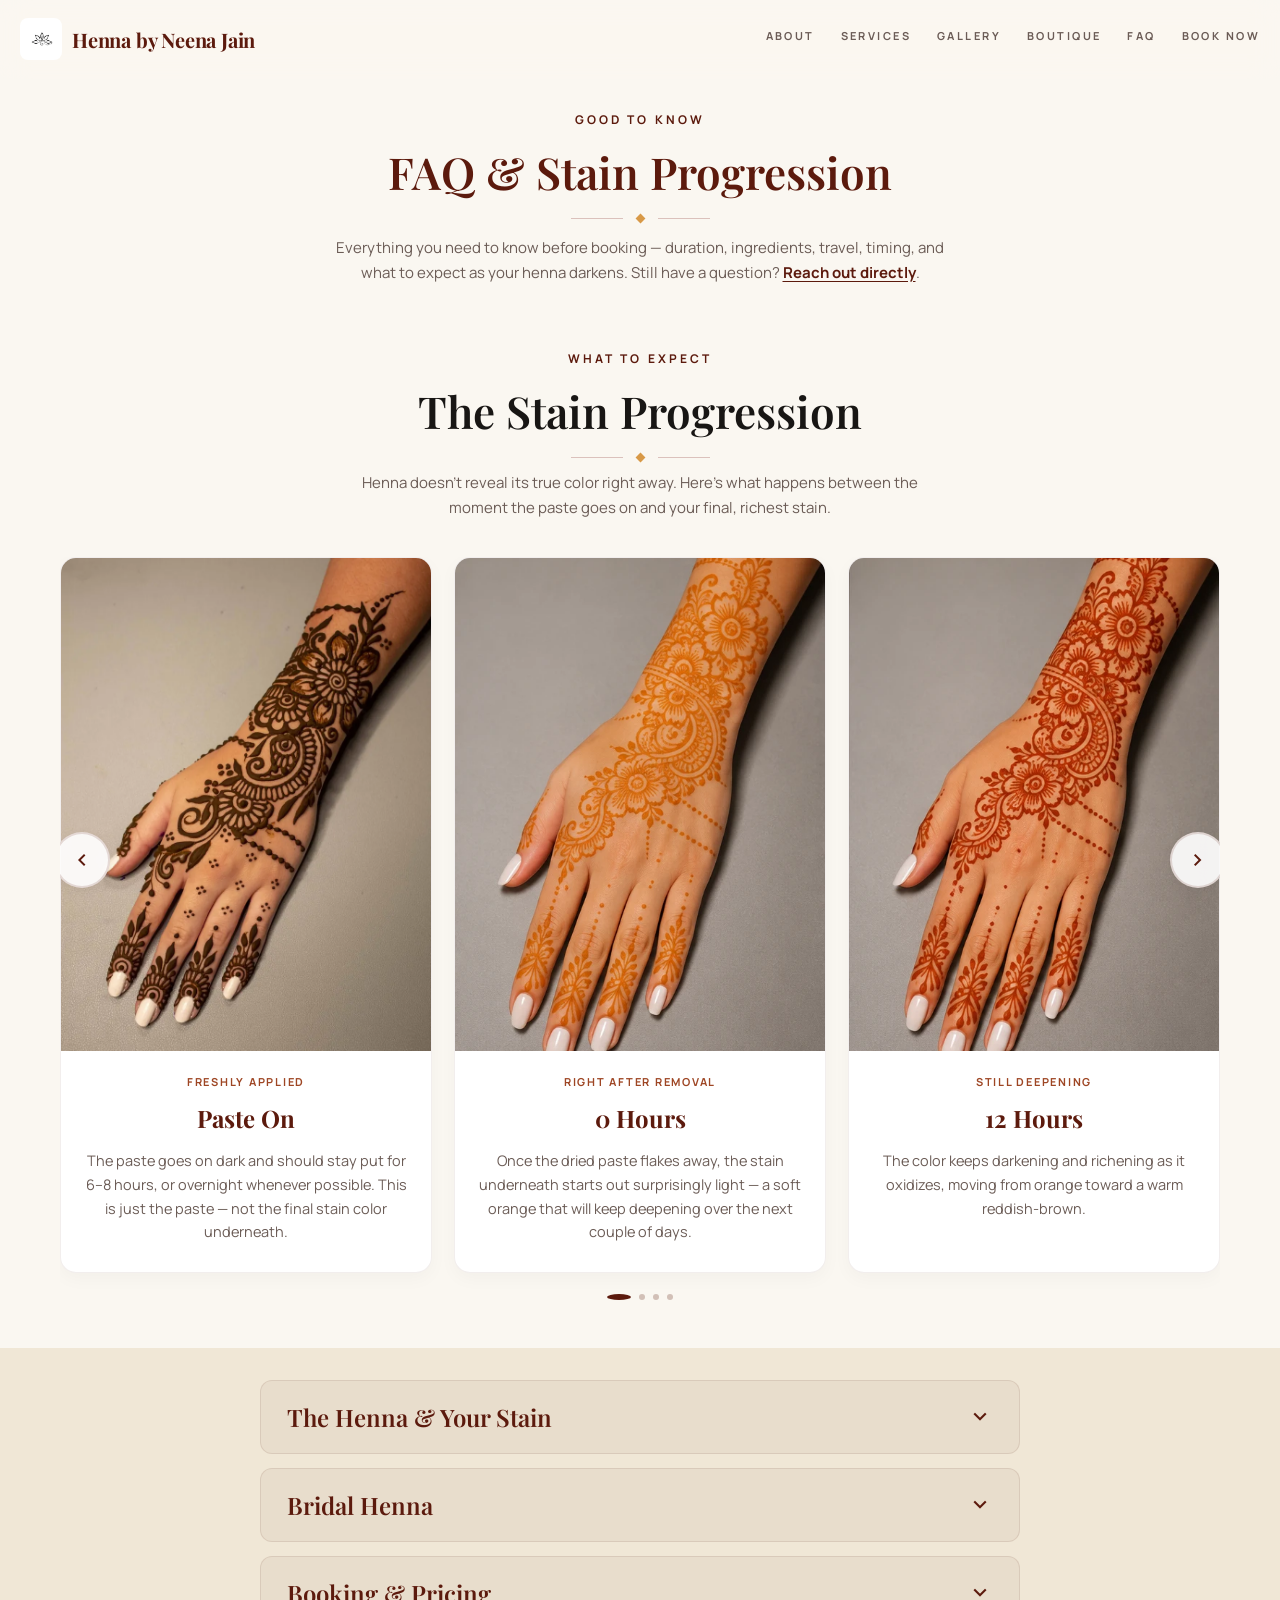
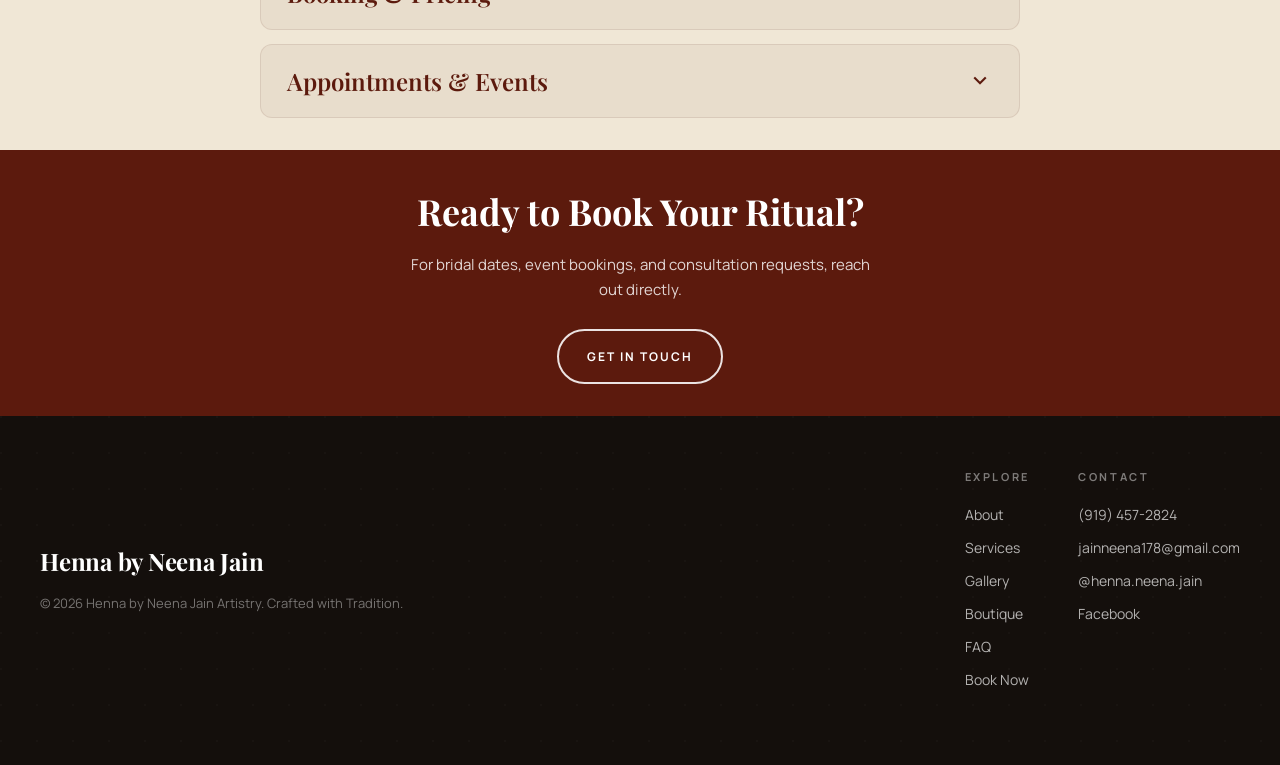
<file: faq.html>
<!DOCTYPE html>
<html lang="en">
<head>
  <meta charset="utf-8">
  <meta name="viewport" content="width=device-width, initial-scale=1.0">
  <title>FAQ &amp; Stain Progression | Henna by Neena Jain</title>
  <meta name="description" content="Pricing, booking lead times, aftercare, travel and what to expect as your henna stain darkens over 48 hours.">
  <meta name="theme-color" content="#5c1a0d">
  <link rel="canonical" href="https://hennabyneenajain.com/faq.html">
  <!-- Social sharing. If the domain ever changes, run:
       python3 tools/set-domain.py https://newdomain.com -->
  <meta property="og:type" content="website">
  <meta property="og:site_name" content="Henna by Neena Jain">
  <meta property="og:title" content="FAQ & Stain Progression | Henna by Neena Jain">
  <meta property="og:description" content="Pricing, booking lead times, aftercare, travel and what to expect as your henna stain darkens over 48 hours.">
  <meta property="og:url" content="https://hennabyneenajain.com/faq.html">
  <meta property="og:image" content="https://hennabyneenajain.com/og-image.jpg">
  <meta property="og:image:width" content="1200">
  <meta property="og:image:height" content="630">
  <meta property="og:image:alt" content="Intricate bridal mehndi by Henna by Neena Jain">
  <meta property="og:locale" content="en_US">
  <meta name="twitter:card" content="summary_large_image">
  <meta name="twitter:title" content="FAQ & Stain Progression | Henna by Neena Jain">
  <meta name="twitter:description" content="Pricing, booking lead times, aftercare, travel and what to expect as your henna stain darkens over 48 hours.">
  <meta name="twitter:image" content="https://hennabyneenajain.com/og-image.jpg">
  <link rel="preconnect" href="https://fonts.googleapis.com">
  <link rel="preconnect" href="https://fonts.gstatic.com" crossorigin>
  <link href="https://fonts.googleapis.com/css2?family=Manrope:wght@300;400;600;700&family=Playfair+Display:ital,wght@0,500;0,600;0,700;1,500&display=swap" rel="stylesheet">
  <link href="https://fonts.googleapis.com/css2?family=Material+Symbols+Outlined:wght,FILL@100..700,0..1&display=block" rel="stylesheet">
  <link rel="icon" type="image/png" href="favicon.png">
  <link rel="apple-touch-icon" href="favicon.png">
  <link rel="stylesheet" href="styles.css">
  <link rel="stylesheet" href="vendor/swiper-bundle.min.css">
  <script type="application/ld+json">
{
  "@context": "https://schema.org",
  "@type": "FAQPage",
  "mainEntity": [
    {
      "@type": "Question",
      "name": "Is your henna natural and safe?",
      "acceptedAnswer": {
        "@type": "Answer",
        "text": "Absolutely. I use only 100% natural, handcrafted henna paste made with premium organic henna powder, pure essential oils, fresh lemon juice, and water. My henna is completely free from chemicals, artificial dyes, and black henna, making it safe for most skin types."
      }
    },
    {
      "@type": "Question",
      "name": "How long will my henna stain last?",
      "acceptedAnswer": {
        "@type": "Answer",
        "text": "With proper aftercare, your henna stain typically lasts 1–3 weeks. The stain continues to deepen over the first 24–48 hours, so following the aftercare instructions is essential for the darkest, longest-lasting results. See how the stain darkens over 48 hours ↑"
      }
    },
    {
      "@type": "Question",
      "name": "How can I make my henna stain darker?",
      "acceptedAnswer": {
        "@type": "Answer",
        "text": "For the richest stain, leave the henna paste on for 6–8 hours or overnight whenever possible. Avoid water for the first 24 hours after removing the paste, and follow the aftercare instructions provided during your appointment."
      }
    },
    {
      "@type": "Question",
      "name": "Do you offer Jagua henna?",
      "acceptedAnswer": {
        "@type": "Answer",
        "text": "Yes. Jagua creates a beautiful deep blue-black stain and is a wonderful option for those looking for a different style than traditional henna. I’ll help you determine which option is best for your event."
      }
    },
    {
      "@type": "Question",
      "name": "Why should I choose Neena Jain for my bridal henna?",
      "acceptedAnswer": {
        "@type": "Answer",
        "text": "With over 30 years of experience, Neena Jain is one of the Carolinas’ most trusted bridal henna artists. Every bridal design is created freehand and customized to reflect your personality, traditions, and wedding vision. Using only 100% natural henna and providing exceptional attention to detail, Neena is dedicated to making your bridal henna experience as memorable as your wedding day."
      }
    },
    {
      "@type": "Question",
      "name": "When should I schedule my bridal henna?",
      "acceptedAnswer": {
        "@type": "Answer",
        "text": "For the deepest and most beautiful stain on your wedding day, I recommend scheduling your bridal henna 2–3 days before the ceremony."
      }
    },
    {
      "@type": "Question",
      "name": "Can I choose my own design?",
      "acceptedAnswer": {
        "@type": "Answer",
        "text": "Absolutely! You’re welcome to share inspiration photos, or I can create a custom freehand design inspired by your story, traditions, outfit, and personal style."
      }
    },
    {
      "@type": "Question",
      "name": "Can you include initials or meaningful symbols in my bridal henna?",
      "acceptedAnswer": {
        "@type": "Answer",
        "text": "Yes! I love personalizing bridal designs with hidden initials, wedding dates, meaningful symbols, pets, favorite flowers, landmarks, or other special details that tell your unique story."
      }
    },
    {
      "@type": "Question",
      "name": "Do you offer bridal consultations?",
      "acceptedAnswer": {
        "@type": "Answer",
        "text": "Yes. Once we book your appointment, you can send me your preferred style, level of coverage, and any personal elements you’d like to incorporate in your henna so we can plan your design before your henna session."
      }
    },
    {
      "@type": "Question",
      "name": "How much do you charge?",
      "acceptedAnswer": {
        "@type": "Answer",
        "text": "Pricing varies based on the design, occasion, and time required. • Simple henna designs: starting at $10 for group events • Private natural henna appointments: starting at $25 • Jagua henna: starting at $35 • Bridal henna and event packages: custom pricing available Please contact me for a personalized quote. I’ll be happy to recommend the best option for your needs."
      }
    },
    {
      "@type": "Question",
      "name": "How can I book an appointment?",
      "acceptedAnswer": {
        "@type": "Answer",
        "text": "Booking is easy! Call, text, send a WhatsApp message, or contact me through Instagram. I’ll confirm your appointment based on availability. All the ways to reach me →"
      }
    },
    {
      "@type": "Question",
      "name": "How far in advance should I book?",
      "acceptedAnswer": {
        "@type": "Answer",
        "text": "Bridal henna is best booked 3–12 months in advance, especially during peak wedding season. Private appointments and parties can often be scheduled with shorter notice, depending on availability."
      }
    },
    {
      "@type": "Question",
      "name": "Do you require a deposit?",
      "acceptedAnswer": {
        "@type": "Answer",
        "text": "Yes. A non-refundable deposit is required to reserve bridal appointments and larger events. The remaining balance is due before or on the day of your appointment."
      }
    },
    {
      "@type": "Question",
      "name": "What payment methods do you accept?",
      "acceptedAnswer": {
        "@type": "Answer",
        "text": "I accept cash, Venmo, Zelle, Cash App, and PayPal."
      }
    },
    {
      "@type": "Question",
      "name": "Do you accept last-minute bookings?",
      "acceptedAnswer": {
        "@type": "Answer",
        "text": "Yes, if availability permits. However, bridal appointments and large events should be booked as early as possible to secure your preferred date."
      }
    },
    {
      "@type": "Question",
      "name": "What is your cancellation and rescheduling policy?",
      "acceptedAnswer": {
        "@type": "Answer",
        "text": "Appointments may be rescheduled with advance notice, subject to availability. Deposits for bridal bookings and large events are non-refundable. Please contact me as soon as possible if your plans change, and I’ll do my best to accommodate you."
      }
    },
    {
      "@type": "Question",
      "name": "Do you travel to my location?",
      "acceptedAnswer": {
        "@type": "Answer",
        "text": "Yes. I offer mobile henna services throughout the Triangle area and travel up to 1.5 hours from Cary, North Carolina. A travel fee may apply depending on your location."
      }
    },
    {
      "@type": "Question",
      "name": "How should I prepare for my henna appointment?",
      "acceptedAnswer": {
        "@type": "Answer",
        "text": "Please arrive with clean skin that is free of lotions, oils, sunscreen, or makeup. Wear comfortable clothing that allows easy access to the area where henna will be applied."
      }
    },
    {
      "@type": "Question",
      "name": "How long does a henna appointment take?",
      "acceptedAnswer": {
        "@type": "Answer",
        "text": "Simple party henna typically takes 5–10 minutes. Bridal henna for both hands and feet can take anywhere from 2 to 8 hours, depending on the complexity, coverage, and level of detail."
      }
    },
    {
      "@type": "Question",
      "name": "Do you offer henna for family members and guests?",
      "acceptedAnswer": {
        "@type": "Answer",
        "text": "Yes! I provide henna for bridesmaids, family members, and guests during weddings, mehndi celebrations, and other special events. For larger gatherings, I bring experienced team members so everyone can enjoy beautiful henna without long wait times."
      }
    },
    {
      "@type": "Question",
      "name": "Do you provide henna for non-bridal events?",
      "acceptedAnswer": {
        "@type": "Answer",
        "text": "Yes! I offer henna for baby showers, birthdays, Diwali, Eid, Karva Chauth, corporate events, festivals, private parties, school events, and many other special celebrations."
      }
    }
  ]
}
  </script>
</head>
<body>
  <a class="skip-to-content" href="#main">Skip to content</a>
  <!-- Navigation -->
  <nav class="nav" id="mainNav">
    <div class="scroll-progress" id="scrollProgress"></div>
    <a class="nav-logo" href="index.html">
      <img src="Real Images/logo.webp" alt="Henna by Neena Jain" class="nav-logo-img">
      <span class="nav-logo-text">Henna by Neena Jain</span>
    </a>
    <div class="nav-links">
      <a href="index.html#about">About</a>
      <a href="index.html#services">Services</a>
      <a href="gallery.html">Gallery</a>
      <a href="boutique.html">Boutique</a>
      <a href="faq.html" class="active">FAQ</a>
      <a href="book.html">Book Now</a>
    </div>
    <button class="nav-toggle" id="navToggle" aria-label="Open menu" aria-expanded="false" aria-controls="mobileNav">
      <span class="nav-toggle-icon material-symbols-outlined">menu</span>
    </button>
  </nav>
  <div class="mobile-nav-backdrop" id="mobileNavBackdrop"></div>
  <div class="mobile-nav" id="mobileNav" aria-hidden="true">
    <a href="index.html#about">About</a>
    <a href="index.html#services">Services</a>
    <a href="gallery.html">Gallery</a>
    <a href="boutique.html">Boutique</a>
    <a href="faq.html">FAQ</a>
    <a href="book.html">Book Now</a>
    <div class="mobile-nav-contact">
      <a class="btn btn-primary" href="tel:+19194572824">
        <span class="material-symbols-outlined">call</span>
        <span>Call Neena</span>
      </a>
    </div>
  </div>

  <!-- Page Header -->
  <header class="page-header">
    <div class="container">
      <span class="eyebrow">Good to Know</span>
      <h1 class="section-title">FAQ &amp; Stain Progression</h1>
      <div class="ornament" aria-hidden="true"><span class="ornament-dot"></span></div>
      <p>Everything you need to know before booking — duration, ingredients, travel, timing, and what to expect as your henna darkens. Still have a question? <a href="book.html">Reach out directly</a>.</p>
    </div>
  </header>

  <main id="main">
    <!-- Stain Progression -->
    <section class="stain-stages" id="stain-progression">
      <div class="container">
        <div class="stain-stages-header">
          <span class="eyebrow">What to Expect</span>
          <h2 class="section-title">The Stain Progression</h2>
          <div class="ornament" aria-hidden="true"><span class="ornament-dot"></span></div>
          <p>Henna doesn't reveal its true color right away. Here's what happens between the moment the paste goes on and your final, richest stain.</p>
        </div>
        <div class="stain-stage-carousel">
          <div class="swiper stain-swiper">
            <div class="swiper-wrapper">
              <div class="swiper-slide">
                <article class="stain-stage">
                  <div class="stain-stage-media">
                    <img src="Real Images/Stain Fresh Applied.webp" alt="Henna paste freshly applied on hand">
                  </div>
                  <div class="stain-stage-body">
                    <span class="stain-stage-time">Freshly Applied</span>
                    <h3>Paste On</h3>
                    <p>The paste goes on dark and should stay put for 6–8 hours, or overnight whenever possible. This is just the paste — not the final stain color underneath.</p>
                  </div>
                </article>
              </div>
              <div class="swiper-slide">
                <article class="stain-stage">
                  <div class="stain-stage-media">
                    <img src="Real Images/Stain 0 Hours.webp" alt="Henna stain right after the paste is removed">
                  </div>
                  <div class="stain-stage-body">
                    <span class="stain-stage-time">Right After Removal</span>
                    <h3>0 Hours</h3>
                    <p>Once the dried paste flakes away, the stain underneath starts out surprisingly light — a soft orange that will keep deepening over the next couple of days.</p>
                  </div>
                </article>
              </div>
              <div class="swiper-slide">
                <article class="stain-stage">
                  <div class="stain-stage-media">
                    <img src="Real Images/Stain 12 Hours.webp" alt="Henna stain deepening after 12 hours">
                  </div>
                  <div class="stain-stage-body">
                    <span class="stain-stage-time">Still Deepening</span>
                    <h3>12 Hours</h3>
                    <p>The color keeps darkening and richening as it oxidizes, moving from orange toward a warm reddish-brown.</p>
                  </div>
                </article>
              </div>
              <div class="swiper-slide">
                <article class="stain-stage">
                  <div class="stain-stage-media">
                    <img src="Real Images/Stain 48 Hours.webp" alt="Fully oxidized henna stain after 48 hours">
                  </div>
                  <div class="stain-stage-body">
                    <span class="stain-stage-time">Full Oxidation</span>
                    <h3>48 Hours</h3>
                    <p>The stain reaches its darkest, richest reddish-brown — this is the color that will last through 1–3 weeks with proper aftercare.</p>
                  </div>
                </article>
              </div>
            </div>
            <div class="stain-arrow stain-prev"><span class="material-symbols-outlined">chevron_left</span></div>
            <div class="stain-arrow stain-next"><span class="material-symbols-outlined">chevron_right</span></div>
            <div class="swiper-pagination"></div>
          </div>
        </div>
      </div>
    </section>

    <!-- FAQ -->
    <section class="faq" id="faq">
      <div class="container">
        <!-- The Henna & Your Stain -->
        <div class="faq-group">
          <h2 class="faq-group-heading">
            <button class="faq-group-toggle" aria-expanded="false" aria-controls="faq-group-1" id="faq-group-trigger-1">
              <span class="faq-group-title">The Henna &amp; Your Stain</span>
              <span class="faq-group-icon material-symbols-outlined" aria-hidden="true">expand_more</span>
            </button>
          </h2>
          <div class="faq-group-panel" id="faq-group-1" role="region" aria-labelledby="faq-group-trigger-1">
            <div class="faq-list">
            <div class="faq-item">
              <button class="faq-question" aria-expanded="false" aria-controls="faq-answer-1" id="faq-trigger-1">
                <span>Is your henna natural and safe?</span>
                <span class="faq-icon material-symbols-outlined" aria-hidden="true">add</span>
              </button>
              <div class="faq-answer" id="faq-answer-1" role="region" aria-labelledby="faq-trigger-1">
                <div class="faq-answer-inner">
                  <p>Absolutely. I use only 100% natural, handcrafted henna paste made with premium organic henna powder, pure essential oils, fresh lemon juice, and water. My henna is completely free from chemicals, artificial dyes, and black henna, making it safe for most skin types.</p>
                </div>
              </div>
            </div>
            <div class="faq-item">
              <button class="faq-question" aria-expanded="false" aria-controls="faq-answer-2" id="faq-trigger-2">
                <span>How long will my henna stain last?</span>
                <span class="faq-icon material-symbols-outlined" aria-hidden="true">add</span>
              </button>
              <div class="faq-answer" id="faq-answer-2" role="region" aria-labelledby="faq-trigger-2">
                <div class="faq-answer-inner">
                  <p>With proper aftercare, your henna stain typically lasts 1&ndash;3 weeks. The stain continues to deepen over the first 24&ndash;48 hours, so following the aftercare instructions is essential for the darkest, longest-lasting results. <a href="#stain-progression">See how the stain darkens over 48 hours &uarr;</a></p>
                </div>
              </div>
            </div>
            <div class="faq-item">
              <button class="faq-question" aria-expanded="false" aria-controls="faq-answer-3" id="faq-trigger-3">
                <span>How can I make my henna stain darker?</span>
                <span class="faq-icon material-symbols-outlined" aria-hidden="true">add</span>
              </button>
              <div class="faq-answer" id="faq-answer-3" role="region" aria-labelledby="faq-trigger-3">
                <div class="faq-answer-inner">
                  <p>For the richest stain, leave the henna paste on for 6&ndash;8 hours or overnight whenever possible. Avoid water for the first 24 hours after removing the paste, and follow the aftercare instructions provided during your appointment.</p>
                </div>
              </div>
            </div>
            <div class="faq-item">
              <button class="faq-question" aria-expanded="false" aria-controls="faq-answer-4" id="faq-trigger-4">
                <span>Do you offer Jagua henna?</span>
                <span class="faq-icon material-symbols-outlined" aria-hidden="true">add</span>
              </button>
              <div class="faq-answer" id="faq-answer-4" role="region" aria-labelledby="faq-trigger-4">
                <div class="faq-answer-inner">
                  <p>Yes. Jagua creates a beautiful deep blue-black stain and is a wonderful option for those looking for a different style than traditional henna. I&rsquo;ll help you determine which option is best for your event.</p>
                </div>
              </div>
            </div>
            </div>
          </div>
        </div>

        <!-- Bridal Henna -->
        <div class="faq-group">
          <h2 class="faq-group-heading">
            <button class="faq-group-toggle" aria-expanded="false" aria-controls="faq-group-2" id="faq-group-trigger-2">
              <span class="faq-group-title">Bridal Henna</span>
              <span class="faq-group-icon material-symbols-outlined" aria-hidden="true">expand_more</span>
            </button>
          </h2>
          <div class="faq-group-panel" id="faq-group-2" role="region" aria-labelledby="faq-group-trigger-2">
            <div class="faq-list">
            <div class="faq-item">
              <button class="faq-question" aria-expanded="false" aria-controls="faq-answer-5" id="faq-trigger-5">
                <span>Why should I choose Neena Jain for my bridal henna?</span>
                <span class="faq-icon material-symbols-outlined" aria-hidden="true">add</span>
              </button>
              <div class="faq-answer" id="faq-answer-5" role="region" aria-labelledby="faq-trigger-5">
                <div class="faq-answer-inner">
                  <p>With over 30 years of experience, Neena Jain is one of the Carolinas&rsquo; most trusted bridal henna artists. Every bridal design is created freehand and customized to reflect your personality, traditions, and wedding vision. Using only 100% natural henna and providing exceptional attention to detail, Neena is dedicated to making your bridal henna experience as memorable as your wedding day.</p>
                </div>
              </div>
            </div>
            <div class="faq-item">
              <button class="faq-question" aria-expanded="false" aria-controls="faq-answer-6" id="faq-trigger-6">
                <span>When should I schedule my bridal henna?</span>
                <span class="faq-icon material-symbols-outlined" aria-hidden="true">add</span>
              </button>
              <div class="faq-answer" id="faq-answer-6" role="region" aria-labelledby="faq-trigger-6">
                <div class="faq-answer-inner">
                  <p>For the deepest and most beautiful stain on your wedding day, I recommend scheduling your bridal henna 2&ndash;3 days before the ceremony.</p>
                </div>
              </div>
            </div>
            <div class="faq-item">
              <button class="faq-question" aria-expanded="false" aria-controls="faq-answer-7" id="faq-trigger-7">
                <span>Can I choose my own design?</span>
                <span class="faq-icon material-symbols-outlined" aria-hidden="true">add</span>
              </button>
              <div class="faq-answer" id="faq-answer-7" role="region" aria-labelledby="faq-trigger-7">
                <div class="faq-answer-inner">
                  <p>Absolutely! You&rsquo;re welcome to share inspiration photos, or I can create a custom freehand design inspired by your story, traditions, outfit, and personal style.</p>
                </div>
              </div>
            </div>
            <div class="faq-item">
              <button class="faq-question" aria-expanded="false" aria-controls="faq-answer-8" id="faq-trigger-8">
                <span>Can you include initials or meaningful symbols in my bridal henna?</span>
                <span class="faq-icon material-symbols-outlined" aria-hidden="true">add</span>
              </button>
              <div class="faq-answer" id="faq-answer-8" role="region" aria-labelledby="faq-trigger-8">
                <div class="faq-answer-inner">
                  <p>Yes! I love personalizing bridal designs with hidden initials, wedding dates, meaningful symbols, pets, favorite flowers, landmarks, or other special details that tell your unique story.</p>
                </div>
              </div>
            </div>
            <div class="faq-item">
              <button class="faq-question" aria-expanded="false" aria-controls="faq-answer-9" id="faq-trigger-9">
                <span>Do you offer bridal consultations?</span>
                <span class="faq-icon material-symbols-outlined" aria-hidden="true">add</span>
              </button>
              <div class="faq-answer" id="faq-answer-9" role="region" aria-labelledby="faq-trigger-9">
                <div class="faq-answer-inner">
                  <p>Yes. Once we book your appointment, you can send me your preferred style, level of coverage, and any personal elements you&rsquo;d like to incorporate in your henna so we can plan your design before your henna session.</p>
                </div>
              </div>
            </div>
            </div>
          </div>
        </div>

        <!-- Booking & Pricing -->
        <div class="faq-group">
          <h2 class="faq-group-heading">
            <button class="faq-group-toggle" aria-expanded="false" aria-controls="faq-group-3" id="faq-group-trigger-3">
              <span class="faq-group-title">Booking &amp; Pricing</span>
              <span class="faq-group-icon material-symbols-outlined" aria-hidden="true">expand_more</span>
            </button>
          </h2>
          <div class="faq-group-panel" id="faq-group-3" role="region" aria-labelledby="faq-group-trigger-3">
            <div class="faq-list">
            <div class="faq-item">
              <button class="faq-question" aria-expanded="false" aria-controls="faq-answer-10" id="faq-trigger-10">
                <span>How much do you charge?</span>
                <span class="faq-icon material-symbols-outlined" aria-hidden="true">add</span>
              </button>
              <div class="faq-answer" id="faq-answer-10" role="region" aria-labelledby="faq-trigger-10">
                <div class="faq-answer-inner">
                  <p>Pricing varies based on the design, occasion, and time required.</p>
                  <ul>
                    <li>Simple henna designs: starting at $10 for group events</li>
                    <li>Private natural henna appointments: starting at $25</li>
                    <li>Jagua henna: starting at $35</li>
                    <li>Bridal henna and event packages: custom pricing available</li>
                  </ul>
                  <p>Please <a href="book.html">contact me</a> for a personalized quote. I&rsquo;ll be happy to recommend the best option for your needs.</p>
                </div>
              </div>
            </div>
            <div class="faq-item">
              <button class="faq-question" aria-expanded="false" aria-controls="faq-answer-11" id="faq-trigger-11">
                <span>How can I book an appointment?</span>
                <span class="faq-icon material-symbols-outlined" aria-hidden="true">add</span>
              </button>
              <div class="faq-answer" id="faq-answer-11" role="region" aria-labelledby="faq-trigger-11">
                <div class="faq-answer-inner">
                  <p>Booking is easy! Call, text, send a WhatsApp message, or contact me through Instagram. I&rsquo;ll confirm your appointment based on availability. <a href="book.html">All the ways to reach me &rarr;</a></p>
                </div>
              </div>
            </div>
            <div class="faq-item">
              <button class="faq-question" aria-expanded="false" aria-controls="faq-answer-12" id="faq-trigger-12">
                <span>How far in advance should I book?</span>
                <span class="faq-icon material-symbols-outlined" aria-hidden="true">add</span>
              </button>
              <div class="faq-answer" id="faq-answer-12" role="region" aria-labelledby="faq-trigger-12">
                <div class="faq-answer-inner">
                  <p>Bridal henna is best booked 3&ndash;12 months in advance, especially during peak wedding season. Private appointments and parties can often be scheduled with shorter notice, depending on availability.</p>
                </div>
              </div>
            </div>
            <div class="faq-item">
              <button class="faq-question" aria-expanded="false" aria-controls="faq-answer-13" id="faq-trigger-13">
                <span>Do you require a deposit?</span>
                <span class="faq-icon material-symbols-outlined" aria-hidden="true">add</span>
              </button>
              <div class="faq-answer" id="faq-answer-13" role="region" aria-labelledby="faq-trigger-13">
                <div class="faq-answer-inner">
                  <p>Yes. A non-refundable deposit is required to reserve bridal appointments and larger events. The remaining balance is due before or on the day of your appointment.</p>
                </div>
              </div>
            </div>
            <div class="faq-item">
              <button class="faq-question" aria-expanded="false" aria-controls="faq-answer-14" id="faq-trigger-14">
                <span>What payment methods do you accept?</span>
                <span class="faq-icon material-symbols-outlined" aria-hidden="true">add</span>
              </button>
              <div class="faq-answer" id="faq-answer-14" role="region" aria-labelledby="faq-trigger-14">
                <div class="faq-answer-inner">
                  <p>I accept cash, Venmo, Zelle, Cash App, and PayPal.</p>
                </div>
              </div>
            </div>
            <div class="faq-item">
              <button class="faq-question" aria-expanded="false" aria-controls="faq-answer-15" id="faq-trigger-15">
                <span>Do you accept last-minute bookings?</span>
                <span class="faq-icon material-symbols-outlined" aria-hidden="true">add</span>
              </button>
              <div class="faq-answer" id="faq-answer-15" role="region" aria-labelledby="faq-trigger-15">
                <div class="faq-answer-inner">
                  <p>Yes, if availability permits. However, bridal appointments and large events should be booked as early as possible to secure your preferred date.</p>
                </div>
              </div>
            </div>
            <div class="faq-item">
              <button class="faq-question" aria-expanded="false" aria-controls="faq-answer-16" id="faq-trigger-16">
                <span>What is your cancellation and rescheduling policy?</span>
                <span class="faq-icon material-symbols-outlined" aria-hidden="true">add</span>
              </button>
              <div class="faq-answer" id="faq-answer-16" role="region" aria-labelledby="faq-trigger-16">
                <div class="faq-answer-inner">
                  <p>Appointments may be rescheduled with advance notice, subject to availability. Deposits for bridal bookings and large events are non-refundable. Please contact me as soon as possible if your plans change, and I&rsquo;ll do my best to accommodate you.</p>
                </div>
              </div>
            </div>
            </div>
          </div>
        </div>

        <!-- Appointments & Events -->
        <div class="faq-group">
          <h2 class="faq-group-heading">
            <button class="faq-group-toggle" aria-expanded="false" aria-controls="faq-group-4" id="faq-group-trigger-4">
              <span class="faq-group-title">Appointments &amp; Events</span>
              <span class="faq-group-icon material-symbols-outlined" aria-hidden="true">expand_more</span>
            </button>
          </h2>
          <div class="faq-group-panel" id="faq-group-4" role="region" aria-labelledby="faq-group-trigger-4">
            <div class="faq-list">
            <div class="faq-item">
              <button class="faq-question" aria-expanded="false" aria-controls="faq-answer-17" id="faq-trigger-17">
                <span>Do you travel to my location?</span>
                <span class="faq-icon material-symbols-outlined" aria-hidden="true">add</span>
              </button>
              <div class="faq-answer" id="faq-answer-17" role="region" aria-labelledby="faq-trigger-17">
                <div class="faq-answer-inner">
                  <p>Yes. I offer mobile henna services throughout the Triangle area and travel up to 1.5 hours from Cary, North Carolina. A travel fee may apply depending on your location.</p>
                </div>
              </div>
            </div>
            <div class="faq-item">
              <button class="faq-question" aria-expanded="false" aria-controls="faq-answer-18" id="faq-trigger-18">
                <span>How should I prepare for my henna appointment?</span>
                <span class="faq-icon material-symbols-outlined" aria-hidden="true">add</span>
              </button>
              <div class="faq-answer" id="faq-answer-18" role="region" aria-labelledby="faq-trigger-18">
                <div class="faq-answer-inner">
                  <p>Please arrive with clean skin that is free of lotions, oils, sunscreen, or makeup. Wear comfortable clothing that allows easy access to the area where henna will be applied.</p>
                </div>
              </div>
            </div>
            <div class="faq-item">
              <button class="faq-question" aria-expanded="false" aria-controls="faq-answer-19" id="faq-trigger-19">
                <span>How long does a henna appointment take?</span>
                <span class="faq-icon material-symbols-outlined" aria-hidden="true">add</span>
              </button>
              <div class="faq-answer" id="faq-answer-19" role="region" aria-labelledby="faq-trigger-19">
                <div class="faq-answer-inner">
                  <p>Simple party henna typically takes 5&ndash;10 minutes. Bridal henna for both hands and feet can take anywhere from 2 to 8 hours, depending on the complexity, coverage, and level of detail.</p>
                </div>
              </div>
            </div>
            <div class="faq-item">
              <button class="faq-question" aria-expanded="false" aria-controls="faq-answer-20" id="faq-trigger-20">
                <span>Do you offer henna for family members and guests?</span>
                <span class="faq-icon material-symbols-outlined" aria-hidden="true">add</span>
              </button>
              <div class="faq-answer" id="faq-answer-20" role="region" aria-labelledby="faq-trigger-20">
                <div class="faq-answer-inner">
                  <p>Yes! I provide henna for bridesmaids, family members, and guests during weddings, mehndi celebrations, and other special events. For larger gatherings, I bring experienced team members so everyone can enjoy beautiful henna without long wait times.</p>
                </div>
              </div>
            </div>
            <div class="faq-item">
              <button class="faq-question" aria-expanded="false" aria-controls="faq-answer-21" id="faq-trigger-21">
                <span>Do you provide henna for non-bridal events?</span>
                <span class="faq-icon material-symbols-outlined" aria-hidden="true">add</span>
              </button>
              <div class="faq-answer" id="faq-answer-21" role="region" aria-labelledby="faq-trigger-21">
                <div class="faq-answer-inner">
                  <p>Yes! I offer henna for baby showers, birthdays, Diwali, Eid, Karva Chauth, corporate events, festivals, private parties, school events, and many other special celebrations.</p>
                </div>
              </div>
            </div>
            </div>
          </div>
        </div>
      </div>
    </section>

    <!-- CTA -->
    <section class="page-cta">
      <div class="container">
        <h2>Ready to Book Your Ritual?</h2>
        <p>For bridal dates, event bookings, and consultation requests, reach out directly.</p>
        <a class="btn btn-ghost" href="book.html">Get in Touch</a>
      </div>
    </section>
  </main>

  <!-- Footer -->
  <footer class="footer">
    <div class="container footer-inner">
      <div>
        <div class="footer-logo">Henna by Neena Jain</div>
        <p class="footer-brand-copyright">© <span id="year"></span> Henna by Neena Jain Artistry. Crafted with Tradition.</p>
      </div>
      <div class="footer-cols">
        <div class="footer-col">
          <h5>Explore</h5>
          <a href="index.html#about">About</a>
          <a href="index.html#services">Services</a>
          <a href="gallery.html">Gallery</a>
          <a href="boutique.html">Boutique</a>
          <a href="faq.html">FAQ</a>
          <a href="book.html">Book Now</a>
        </div>
        <div class="footer-col">
          <h5>Contact</h5>
          <a href="tel:+19194572824">(919) 457-2824</a>
          <a href="mailto:jainneena178@gmail.com">jainneena178@gmail.com</a>
          <a href="https://instagram.com/henna.neena.jain" target="_blank" rel="noopener noreferrer">@henna.neena.jain</a>
          <a href="https://www.facebook.com/hennabyneenajain/" target="_blank" rel="noopener noreferrer">Facebook</a>
        </div>
      </div>
    </div>
  </footer>

  <!-- Mobile Quick Bar -->
  <div class="mobile-quick-bar" aria-label="Quick contact">
    <a class="call-btn" href="tel:+19194572824">
      <span class="material-symbols-outlined">call</span>
      <span>Call</span>
    </a>
    <a class="whatsapp-btn" href="https://wa.me/19194572824" target="_blank" rel="noopener noreferrer">
      <span class="material-symbols-outlined">chat</span>
      <span>WhatsApp</span>
    </a>
  </div>

  <!-- Back to top button -->
  <a href="#top" class="back-to-top" id="backToTop" aria-label="Back to top">
    <span class="material-symbols-outlined">arrow_upward</span>
  </a>

  <script src="vendor/swiper-bundle.min.js"></script>
  <script src="script.js"></script>
</body>
</html>
</file>
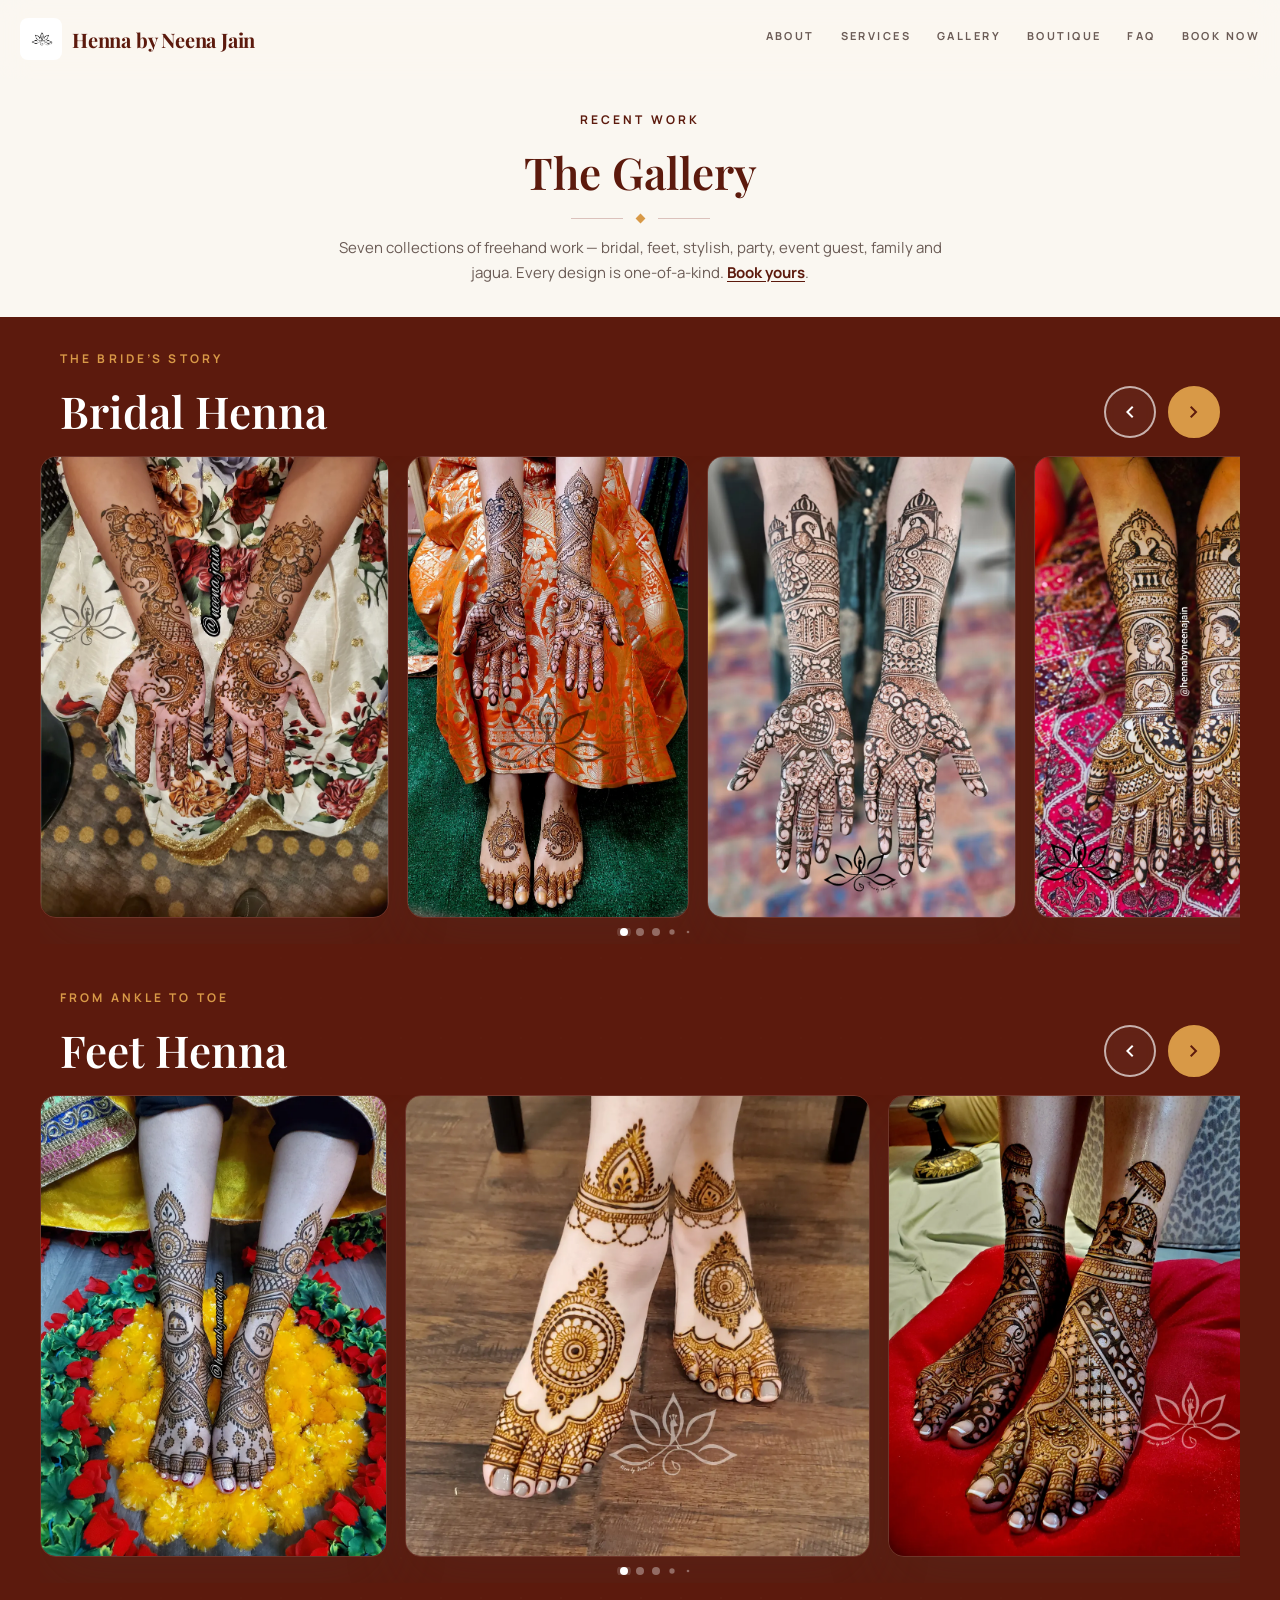
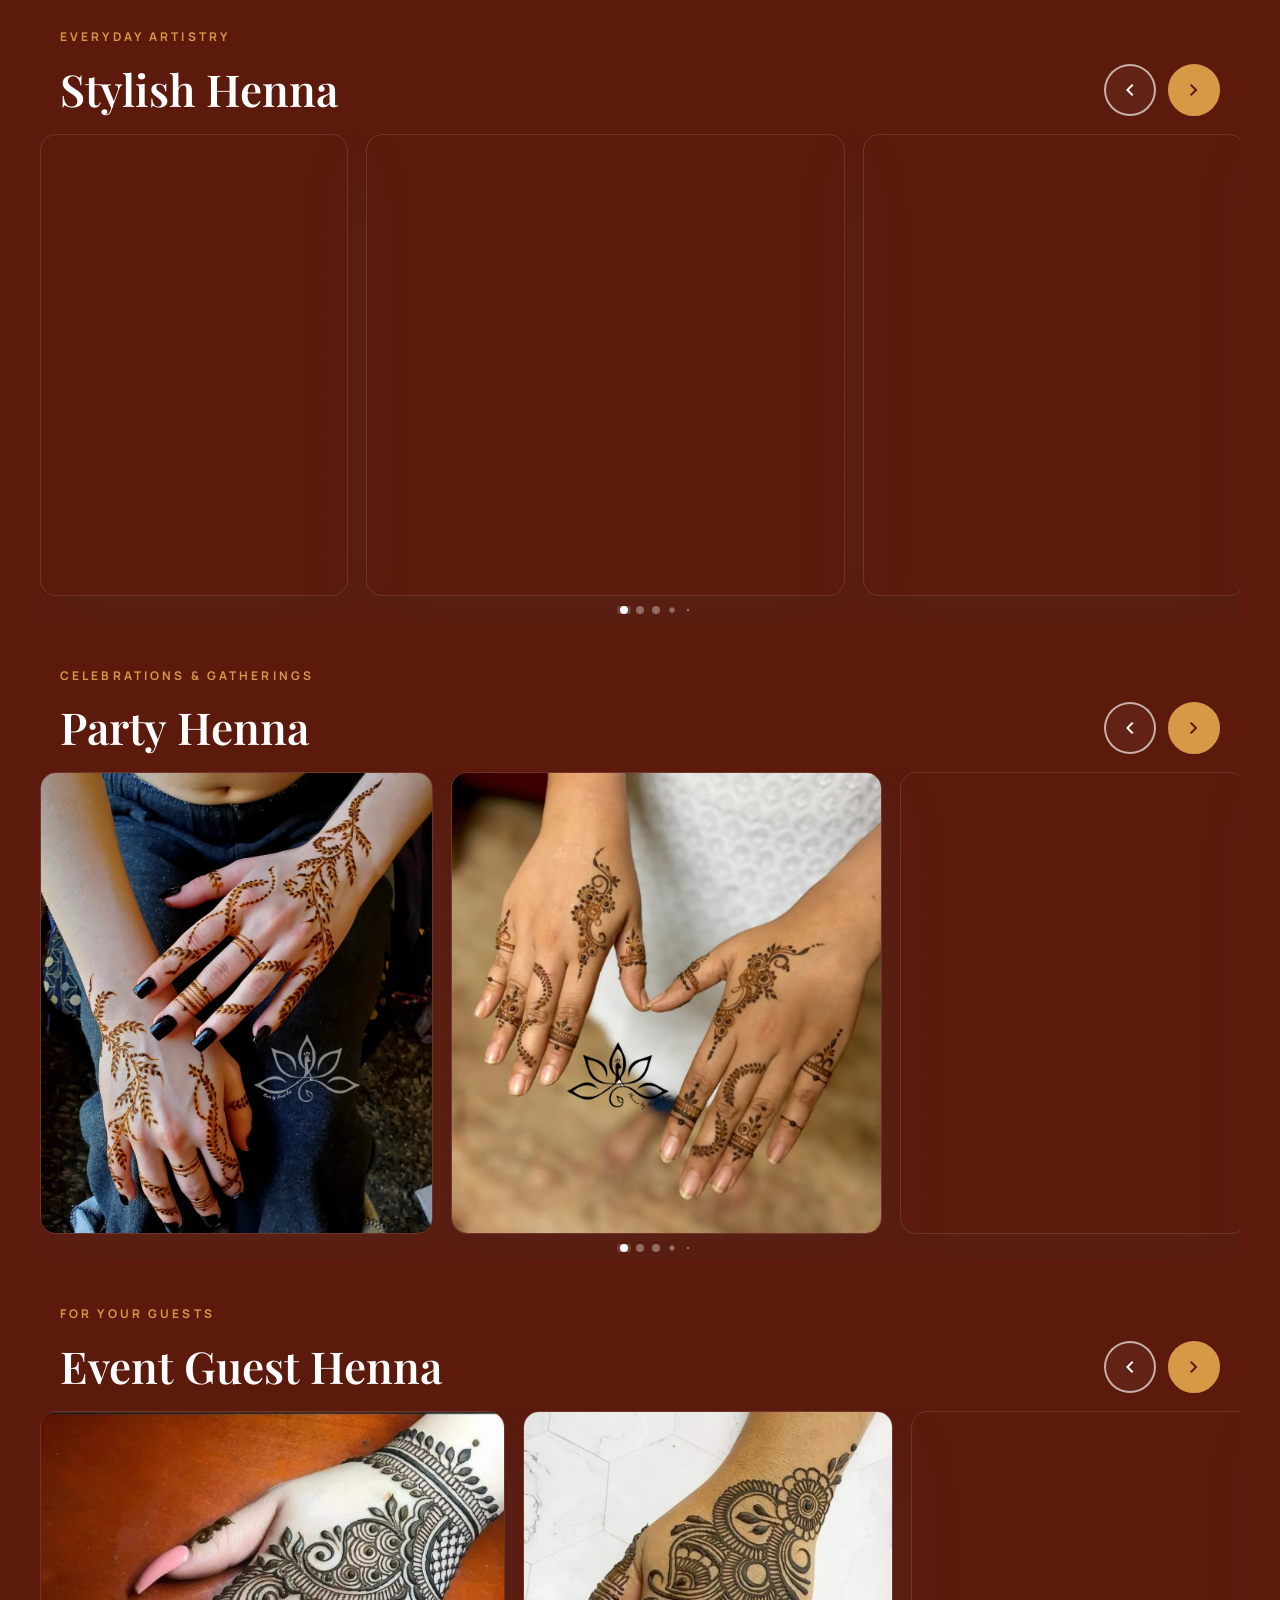
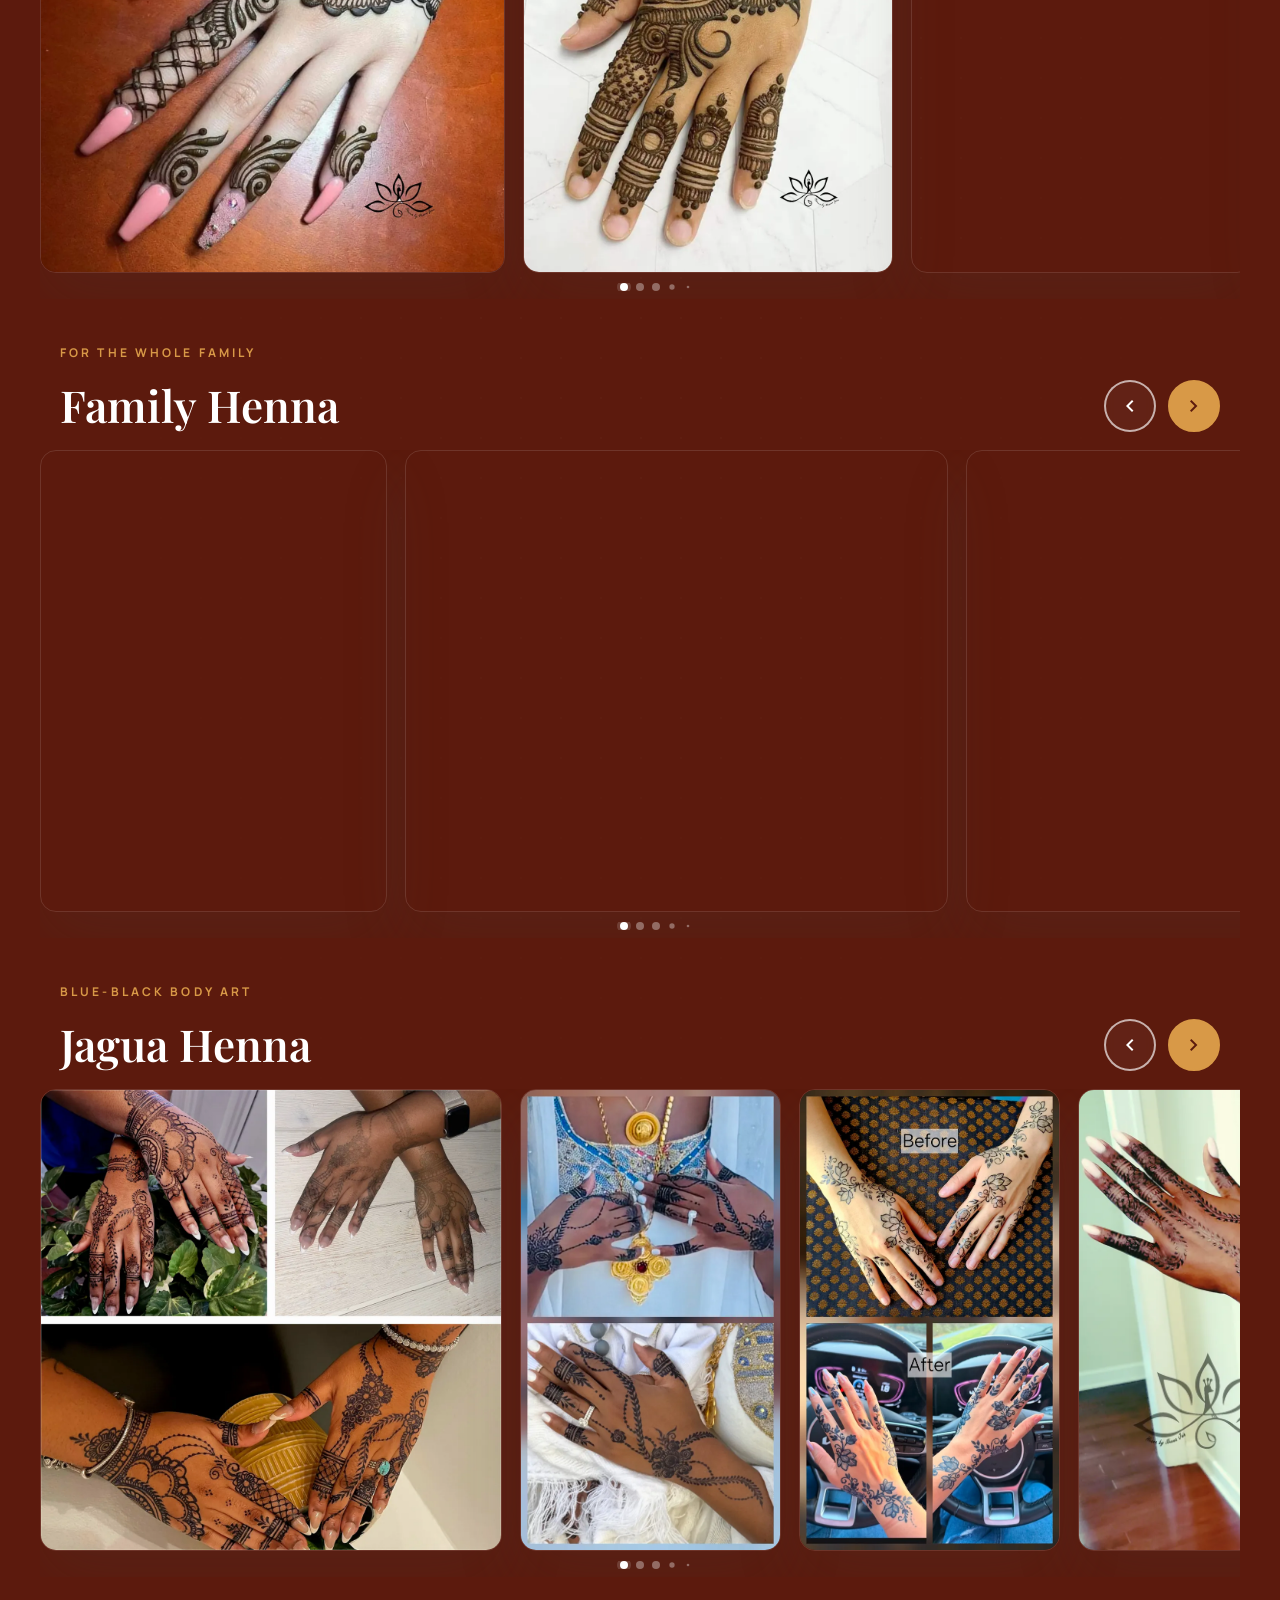
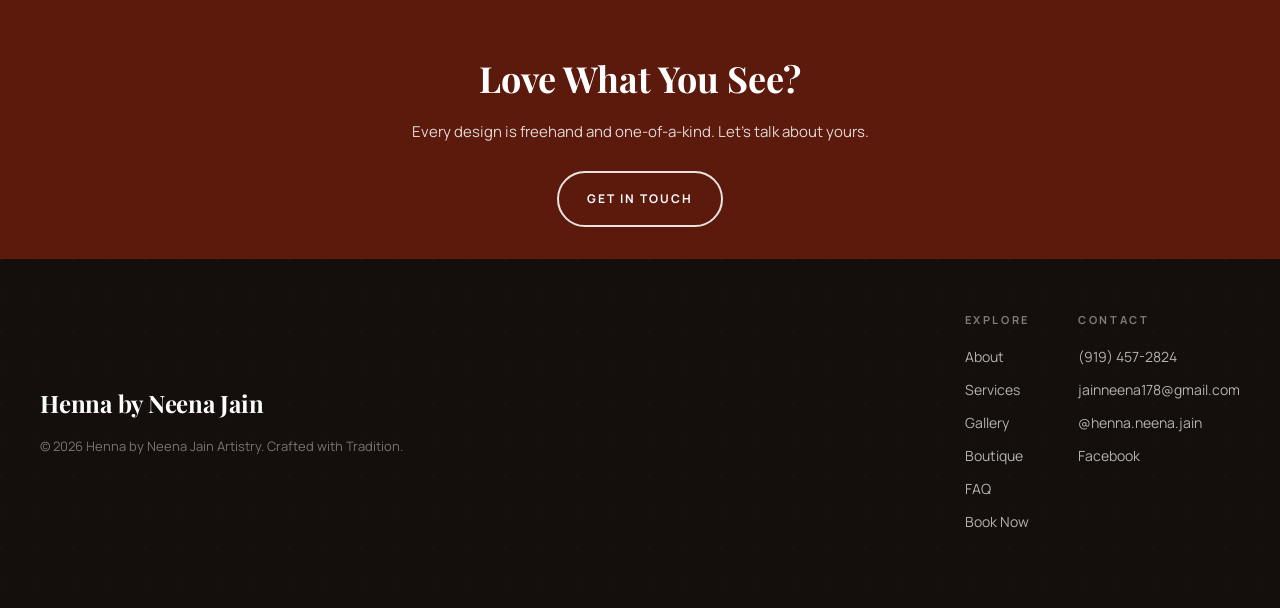
<file: gallery.html>
<!DOCTYPE html>
<html lang="en">
<head>
  <meta charset="utf-8">
  <meta name="viewport" content="width=device-width, initial-scale=1.0">
  <title>Gallery | Henna by Neena Jain</title>
  <meta name="description" content="Browse bridal, feet, stylish, party, event guest, family and jagua henna designs by Neena Jain — every piece drawn freehand in Cary, NC.">
  <meta name="theme-color" content="#5c1a0d">
  <link rel="canonical" href="https://hennabyneenajain.com/gallery.html">
  <!-- Social sharing. If the domain ever changes, run:
       python3 tools/set-domain.py https://newdomain.com -->
  <meta property="og:type" content="website">
  <meta property="og:site_name" content="Henna by Neena Jain">
  <meta property="og:title" content="Gallery | Henna by Neena Jain">
  <meta property="og:description" content="Browse bridal, feet, stylish, party, event guest, family and jagua henna designs by Neena Jain — every piece drawn freehand in Cary, NC.">
  <meta property="og:url" content="https://hennabyneenajain.com/gallery.html">
  <meta property="og:image" content="https://hennabyneenajain.com/og-image.jpg">
  <meta property="og:image:width" content="1200">
  <meta property="og:image:height" content="630">
  <meta property="og:image:alt" content="Intricate bridal mehndi by Henna by Neena Jain">
  <meta property="og:locale" content="en_US">
  <meta name="twitter:card" content="summary_large_image">
  <meta name="twitter:title" content="Gallery | Henna by Neena Jain">
  <meta name="twitter:description" content="Browse bridal, feet, stylish, party, event guest, family and jagua henna designs by Neena Jain — every piece drawn freehand in Cary, NC.">
  <meta name="twitter:image" content="https://hennabyneenajain.com/og-image.jpg">
  <link rel="preconnect" href="https://fonts.googleapis.com">
  <link rel="preconnect" href="https://fonts.gstatic.com" crossorigin>
  <link href="https://fonts.googleapis.com/css2?family=Manrope:wght@300;400;600;700&family=Playfair+Display:ital,wght@0,500;0,600;0,700;1,500&display=swap" rel="stylesheet">
  <link href="https://fonts.googleapis.com/css2?family=Material+Symbols+Outlined:wght,FILL@100..700,0..1&display=block" rel="stylesheet">
  <link rel="icon" type="image/png" href="favicon.png">
  <link rel="apple-touch-icon" href="favicon.png">
  <link rel="stylesheet" href="styles.css">
  <link rel="stylesheet" href="vendor/swiper-bundle.min.css">
</head>
<body>
  <a class="skip-to-content" href="#main">Skip to content</a>
  <!-- Navigation -->
  <nav class="nav" id="mainNav">
    <div class="scroll-progress" id="scrollProgress"></div>
    <a class="nav-logo" href="index.html">
      <img src="Real Images/logo.webp" alt="Henna by Neena Jain" class="nav-logo-img">
      <span class="nav-logo-text">Henna by Neena Jain</span>
    </a>
    <div class="nav-links">
      <a href="index.html#about">About</a>
      <a href="index.html#services">Services</a>
      <a href="gallery.html" class="active">Gallery</a>
      <a href="boutique.html">Boutique</a>
      <a href="faq.html">FAQ</a>
      <a href="book.html">Book Now</a>
    </div>
    <button class="nav-toggle" id="navToggle" aria-label="Open menu" aria-expanded="false" aria-controls="mobileNav">
      <span class="nav-toggle-icon material-symbols-outlined">menu</span>
    </button>
  </nav>
  <div class="mobile-nav-backdrop" id="mobileNavBackdrop"></div>
  <div class="mobile-nav" id="mobileNav" aria-hidden="true">
    <a href="index.html#about">About</a>
    <a href="index.html#services">Services</a>
    <a href="gallery.html">Gallery</a>
    <a href="boutique.html">Boutique</a>
    <a href="faq.html">FAQ</a>
    <a href="book.html">Book Now</a>
    <div class="mobile-nav-contact">
      <a class="btn btn-primary" href="tel:+19194572824">
        <span class="material-symbols-outlined">call</span>
        <span>Call Neena</span>
      </a>
    </div>
  </div>

  <!-- Page Header -->
  <header class="page-header">
    <div class="container">
      <span class="eyebrow">Recent Work</span>
      <h1 class="section-title">The Gallery</h1>
      <div class="ornament" aria-hidden="true"><span class="ornament-dot"></span></div>
      <p>Seven collections of freehand work &mdash; bridal, feet, stylish, party, event guest, family and jagua. Every design is one-of-a-kind. <a href="book.html">Book yours</a>.</p>
    </div>
  </header>

  <main id="main">
    <!-- Gallery -->
    <section class="portfolio has-page-header" id="portfolio">
      <div class="container">
        <div class="gallery-collection" data-collection="bridal">
          <div class="portfolio-header">
            <div>
              <span class="eyebrow">The Bride&rsquo;s Story</span>
              <h2 class="section-title">Bridal Henna</h2>
            </div>
            <div class="portfolio-nav">
              <button class="prev gallery-prev" aria-label="Previous bridal henna image"><span class="material-symbols-outlined">chevron_left</span></button>
              <button class="next gallery-next" aria-label="Next bridal henna image"><span class="material-symbols-outlined">chevron_right</span></button>
            </div>
          </div>
          <div class="swiper portfolio-swiper">
            <div class="swiper-wrapper gallery-wrapper">
              <!-- Populated by script.js -->
            </div>
            <div class="swiper-pagination gallery-pagination"></div>
          </div>
        </div>

        <div class="gallery-collection" data-collection="feet">
          <div class="portfolio-header">
            <div>
              <span class="eyebrow">From Ankle to Toe</span>
              <h2 class="section-title">Feet Henna</h2>
            </div>
            <div class="portfolio-nav">
              <button class="prev gallery-prev" aria-label="Previous feet henna image"><span class="material-symbols-outlined">chevron_left</span></button>
              <button class="next gallery-next" aria-label="Next feet henna image"><span class="material-symbols-outlined">chevron_right</span></button>
            </div>
          </div>
          <div class="swiper portfolio-swiper">
            <div class="swiper-wrapper gallery-wrapper">
              <!-- Populated by script.js -->
            </div>
            <div class="swiper-pagination gallery-pagination"></div>
          </div>
        </div>

        <div class="gallery-collection" data-collection="stylish">
          <div class="portfolio-header">
            <div>
              <span class="eyebrow">Everyday Artistry</span>
              <h2 class="section-title">Stylish Henna</h2>
            </div>
            <div class="portfolio-nav">
              <button class="prev gallery-prev" aria-label="Previous stylish henna image"><span class="material-symbols-outlined">chevron_left</span></button>
              <button class="next gallery-next" aria-label="Next stylish henna image"><span class="material-symbols-outlined">chevron_right</span></button>
            </div>
          </div>
          <div class="swiper portfolio-swiper">
            <div class="swiper-wrapper gallery-wrapper">
              <!-- Populated by script.js -->
            </div>
            <div class="swiper-pagination gallery-pagination"></div>
          </div>
        </div>

        <div class="gallery-collection" data-collection="party">
          <div class="portfolio-header">
            <div>
              <span class="eyebrow">Celebrations &amp; Gatherings</span>
              <h2 class="section-title">Party Henna</h2>
            </div>
            <div class="portfolio-nav">
              <button class="prev gallery-prev" aria-label="Previous party henna image"><span class="material-symbols-outlined">chevron_left</span></button>
              <button class="next gallery-next" aria-label="Next party henna image"><span class="material-symbols-outlined">chevron_right</span></button>
            </div>
          </div>
          <div class="swiper portfolio-swiper">
            <div class="swiper-wrapper gallery-wrapper">
              <!-- Populated by script.js -->
            </div>
            <div class="swiper-pagination gallery-pagination"></div>
          </div>
        </div>

        <div class="gallery-collection" data-collection="guest">
          <div class="portfolio-header">
            <div>
              <span class="eyebrow">For Your Guests</span>
              <h2 class="section-title">Event Guest Henna</h2>
            </div>
            <div class="portfolio-nav">
              <button class="prev gallery-prev" aria-label="Previous guest henna image"><span class="material-symbols-outlined">chevron_left</span></button>
              <button class="next gallery-next" aria-label="Next guest henna image"><span class="material-symbols-outlined">chevron_right</span></button>
            </div>
          </div>
          <div class="swiper portfolio-swiper">
            <div class="swiper-wrapper gallery-wrapper">
              <!-- Populated by script.js -->
            </div>
            <div class="swiper-pagination gallery-pagination"></div>
          </div>
        </div>

        <div class="gallery-collection" data-collection="family">
          <div class="portfolio-header">
            <div>
              <span class="eyebrow">For the Whole Family</span>
              <h2 class="section-title">Family Henna</h2>
            </div>
            <div class="portfolio-nav">
              <button class="prev gallery-prev" aria-label="Previous family henna image"><span class="material-symbols-outlined">chevron_left</span></button>
              <button class="next gallery-next" aria-label="Next family henna image"><span class="material-symbols-outlined">chevron_right</span></button>
            </div>
          </div>
          <div class="swiper portfolio-swiper">
            <div class="swiper-wrapper gallery-wrapper">
              <!-- Populated by script.js -->
            </div>
            <div class="swiper-pagination gallery-pagination"></div>
          </div>
        </div>

        <div class="gallery-collection" data-collection="jagua">
          <div class="portfolio-header">
            <div>
              <span class="eyebrow">Blue-Black Body Art</span>
              <h2 class="section-title">Jagua Henna</h2>
            </div>
            <div class="portfolio-nav">
              <button class="prev gallery-prev" aria-label="Previous jagua image"><span class="material-symbols-outlined">chevron_left</span></button>
              <button class="next gallery-next" aria-label="Next jagua image"><span class="material-symbols-outlined">chevron_right</span></button>
            </div>
          </div>
          <div class="swiper portfolio-swiper">
            <div class="swiper-wrapper gallery-wrapper">
              <!-- Populated by script.js -->
            </div>
            <div class="swiper-pagination gallery-pagination"></div>
          </div>
        </div>

      </div>
    </section>

    <!-- CTA -->
    <section class="page-cta">
      <div class="container">
        <h2>Love What You See?</h2>
        <p>Every design is freehand and one-of-a-kind. Let's talk about yours.</p>
        <a class="btn btn-ghost" href="book.html">Get in Touch</a>
      </div>
    </section>
  </main>

  <!-- Footer -->
  <footer class="footer">
    <div class="container footer-inner">
      <div>
        <div class="footer-logo">Henna by Neena Jain</div>
        <p class="footer-brand-copyright">© <span id="year"></span> Henna by Neena Jain Artistry. Crafted with Tradition.</p>
      </div>
      <div class="footer-cols">
        <div class="footer-col">
          <h5>Explore</h5>
          <a href="index.html#about">About</a>
          <a href="index.html#services">Services</a>
          <a href="gallery.html">Gallery</a>
          <a href="boutique.html">Boutique</a>
          <a href="faq.html">FAQ</a>
          <a href="book.html">Book Now</a>
        </div>
        <div class="footer-col">
          <h5>Contact</h5>
          <a href="tel:+19194572824">(919) 457-2824</a>
          <a href="mailto:jainneena178@gmail.com">jainneena178@gmail.com</a>
          <a href="https://instagram.com/henna.neena.jain" target="_blank" rel="noopener noreferrer">@henna.neena.jain</a>
          <a href="https://www.facebook.com/hennabyneenajain/" target="_blank" rel="noopener noreferrer">Facebook</a>
        </div>
      </div>
    </div>
  </footer>

  <!-- Mobile Quick Bar -->
  <div class="mobile-quick-bar" aria-label="Quick contact">
    <a class="call-btn" href="tel:+19194572824">
      <span class="material-symbols-outlined">call</span>
      <span>Call</span>
    </a>
    <a class="whatsapp-btn" href="https://wa.me/19194572824" target="_blank" rel="noopener noreferrer">
      <span class="material-symbols-outlined">chat</span>
      <span>WhatsApp</span>
    </a>
  </div>

  <!-- Back to top button -->
  <a href="#top" class="back-to-top" id="backToTop" aria-label="Back to top">
    <span class="material-symbols-outlined">arrow_upward</span>
  </a>

  <script src="vendor/swiper-bundle.min.js"></script>
  <!-- Generated by tools/build-gallery.py; must load before script.js -->
  <script src="gallery-data.js"></script>
  <script src="script.js"></script>
</body>
</html>
</file>
<file: styles.css>
/* ==========================================================================
   Henna by Neena — Static Site Core
   ========================================================================== */

:root {
  --color-background: #faf7f1;
  --color-surface: #faf7f1;
  --color-on-surface: #181614;
  --color-on-surface-variant: #6b5c56;
  --color-outline-variant: #dbc1bc;

  --color-primary: #5c1a0d;
  --color-on-primary: #ffffff;
  --color-burnt-sienna: #9E4624;
  --color-amber-glow: #d89947;
  --color-champagne-silk: #f0e7d6;
  --color-deep-maroon: #3a0f0a;

  --font-display: 'Playfair Display', serif;
  --font-body: 'Manrope', sans-serif;

  --radius-sm: 0.25rem;
  --radius-md: 0.5rem;
  --radius-xl: 0.75rem;
  --radius-2xl: 1rem;
  --radius-full: 9999px;

  --container-max: 1200px;
  --gutter: 20px;
  --section-padding-mobile: 20px;
  --section-padding-desktop: 32px;

  --shadow-soft: 0 16px 40px rgba(74, 69, 59, 0.14);
  --shadow-lg: 0 28px 64px rgba(74, 69, 59, 0.18);
}

html { scroll-behavior: smooth; overflow-x: clip; width: 100%; }

body {
  margin: 0;
  background: var(--color-background);
  color: var(--color-on-surface);
  font-family: var(--font-body);
  font-size: 16px;
  line-height: 1.65;
  overflow-x: clip;
  width: 100%;
  animation: pageIn 0.75s ease both;
}

/* Smooth scroll behavior with reduced motion respect */
@media (prefers-reduced-motion: reduce) {
  html { scroll-behavior: auto; }
  body { animation: none; }
  .reveal { transition: none; opacity: 1; transform: none; }
  .swiper { transition: none; }
  a, button, .service-card, .contact-pill, .contact-location, .review-card { transition: none !important; }
  .faq-answer, .faq-icon, .faq-item { transition: none !important; }
  .faq-group-panel, .faq-group-icon { transition: none !important; }
  .portfolio-swiper .swiper-slide img { transition: none !important; }
  .service-cards .service-card { transition-delay: 0s !important; }
}

/* Better tap highlight on mobile */
a, button { -webkit-tap-highlight-color: rgba(216,153,71,0.3); }

/* Focus styles for accessibility */
a:focus-visible, button:focus-visible {
  outline: 2px solid var(--color-amber-glow);
  outline-offset: 3px;
  border-radius: 4px;
}

::selection { background: rgba(216, 153, 71, 0.35); color: var(--color-primary); }

@keyframes pageIn {
  from { opacity: 0; }
  to { opacity: 1; }
}

img { max-width: 100%; height: auto; display: block; }
a { color: inherit; text-decoration: none; }
ul { list-style: none; margin: 0; padding: 0; }
button { font-family: inherit; cursor: pointer; background: none; border: none; color: inherit; }

/* ==========================================================================
   Film Grain — REMOVED (unused class, dead code)
   ========================================================================== */

::selection { background: rgba(216, 153, 71, 0.35); color: var(--color-primary); }

/* ==========================================================================
   Helpers
   ========================================================================== */

.container {
  max-width: var(--container-max);
  margin: 0 auto;
  padding-left: var(--gutter);
  padding-right: var(--gutter);
}

.eyebrow {
  display: block;
  font-family: var(--font-body);
  font-size: 12px;
  font-weight: 700;
  letter-spacing: 0.26em;
  text-transform: uppercase;
  color: var(--color-primary);
  margin-bottom: 14px;
}

.section-title {
  font-family: var(--font-display);
  font-size: 32px;
  font-weight: 600;
  line-height: 1.25;
  margin: 0;
}

@media (min-width: 768px) {
  .section-title { font-size: 44px; }
}

.ornament {
  display: flex;
  align-items: center;
  justify-content: center;
  gap: 14px;
  margin-top: 16px;
}

.ornament::before,
.ornament::after {
  content: '';
  width: 52px;
  height: 1px;
  background: var(--color-outline-variant);
}

.ornament-dot {
  width: 7px; height: 7px;
  flex-shrink: 0;
  background: var(--color-amber-glow);
  transform: rotate(45deg);
}

.btn {
  display: inline-flex;
  align-items: center;
  justify-content: center;
  gap: 10px;
  padding: 16px 28px;
  border-radius: var(--radius-full);
  font-weight: 700;
  font-size: 12px;
  text-transform: uppercase;
  letter-spacing: 0.16em;
  transition: transform 0.25s ease, box-shadow 0.25s ease, background-color 0.25s ease, color 0.25s ease;
  white-space: nowrap;
}

.btn:hover { transform: translateY(-2px); }

.btn-primary {
  background: var(--color-primary);
  color: var(--color-on-primary);
  box-shadow: var(--shadow-soft);
}

.btn-primary:hover {
  background: var(--color-burnt-sienna);
  box-shadow: var(--shadow-lg);
}

.btn-ghost {
  background: transparent;
  border: 2px solid rgba(255,255,255,0.88);
  color: #fff;
}

.btn-ghost:hover { background: rgba(255,255,255,0.12); }

/* ==========================================================================
   Reveal
   ========================================================================== */

.reveal {
  opacity: 0;
  transform: translateY(18px);
  transition: opacity 0.75s ease, transform 0.75s ease;
}

.reveal.is-visible {
  opacity: 1;
  transform: translateY(0);
}

/* Cards in a row ease in one after another rather than all at once */
.service-cards .service-card:nth-child(2) { transition-delay: 0.1s; }
.service-cards .service-card:nth-child(3) { transition-delay: 0.2s; }

/* ==========================================================================
   Nav
   ========================================================================== */

.nav {
  position: fixed;
  top: 0; left: 0; right: 0;
  z-index: 50;
  display: flex;
  align-items: center;
  justify-content: space-between;
  padding: 18px var(--gutter);
  background: rgba(250, 247, 241, 0.82);
  backdrop-filter: blur(14px) saturate(1.3);
  border-bottom: 1px solid transparent;
  transition: box-shadow 0.35s ease, border-color 0.35s ease, padding 0.35s ease;
}

.nav.is-scrolled {
  box-shadow: 0 10px 30px rgba(20,18,14,0.08);
  border-bottom-color: rgba(92, 39, 34, 0.08);
}

.nav-logo {
  display: inline-flex;
  align-items: center;
  gap: 10px;
  font-family: var(--font-display);
  font-size: 20px;
  font-weight: 700;
  color: var(--color-primary);
  letter-spacing: -0.01em;
}

.nav-logo-img {
  height: 38px;
  width: auto;
  border-radius: var(--radius-md);
  background: #fff;
  padding: 2px;
}

.nav-links { display: none; gap: 26px; }

.nav-links a {
  font-size: 11px;
  font-weight: 700;
  letter-spacing: 0.22em;
  text-transform: uppercase;
  color: var(--color-on-surface-variant);
  position: relative;
  padding-bottom: 6px;
}

.nav-links a::after {
  content: '';
  position: absolute;
  left: 0; bottom: 0;
  width: 0; height: 2px;
  background: var(--color-amber-glow);
  transition: width 0.25s ease;
}

.nav-links a:hover { color: var(--color-primary); }
.nav-links a:hover::after { width: 100%; }

.nav-logo-img { transition: transform 0.35s ease; }
.nav-logo:hover .nav-logo-img { transform: rotate(-4deg) scale(1.05); }

@media (min-width: 768px) {
  .nav-links { display: flex; }
}

/* ==========================================================================
   Mobile Nav — hamburger toggle + slide-in drawer
   ========================================================================== */

.nav-toggle {
  display: inline-flex;
  align-items: center;
  justify-content: center;
  width: 42px;
  height: 42px;
  border-radius: var(--radius-full);
  color: var(--color-primary);
  flex-shrink: 0;
  transition: background 0.25s ease, transform 0.2s ease;
}

.nav-toggle:hover { background: rgba(92,26,13,0.06); }
.nav-toggle:active { transform: scale(0.92); }

.nav-toggle-icon {
  font-size: 26px;
  transition: transform 0.35s cubic-bezier(0.16, 1, 0.3, 1);
}

.nav-toggle.is-open .nav-toggle-icon { transform: rotate(90deg); }

@media (min-width: 768px) {
  .nav-toggle { display: none; }
}

.mobile-nav-backdrop {
  position: fixed;
  inset: 0;
  z-index: 55;
  background: rgba(20,15,12,0.4);
  backdrop-filter: blur(3px);
  opacity: 0;
  pointer-events: none;
  transition: opacity 0.35s ease;
}

.mobile-nav-backdrop.is-open { opacity: 1; pointer-events: auto; }

.mobile-nav {
  position: fixed;
  top: 0; right: 0; bottom: 0;
  z-index: 56;
  width: min(320px, 84vw);
  background: var(--color-background);
  display: flex;
  flex-direction: column;
  padding: 108px 30px 32px;
  transform: translateX(100%);
  transition: transform 0.45s cubic-bezier(0.16, 1, 0.3, 1);
  box-shadow: -24px 0 60px rgba(20,15,12,0.2);
}

.mobile-nav.is-open { transform: translateX(0); }

.mobile-nav a {
  font-family: var(--font-display);
  font-size: 22px;
  font-weight: 600;
  color: var(--color-primary);
  padding: 15px 0;
  border-bottom: 1px solid rgba(92,26,13,0.08);
  transition: transform 0.25s ease, color 0.25s ease;
}

.mobile-nav a:hover { color: var(--color-burnt-sienna); transform: translateX(4px); }

.mobile-nav-contact { margin-top: 28px; }
.mobile-nav-contact .btn { width: 100%; }

@media (min-width: 768px) {
  .mobile-nav, .mobile-nav-backdrop { display: none; }
}

@media (prefers-reduced-motion: reduce) {
  .mobile-nav { transition: none; }
  .mobile-nav-backdrop { transition: none; }
  .nav-toggle-icon { transition: none; }
  .nav-logo-img { transition: none; }
}

/* ==========================================================================
   Hero — refined overlay & meta pill
   ========================================================================== */

.hero {
  position: relative;
  min-height: 72vh;
  display: flex;
  align-items: flex-end;
  justify-content: center;
  text-align: center;
  overflow: hidden;
  padding: 0 var(--gutter) 36px;
  isolation: isolate;
}

.hero-bg {
  position: absolute;
  inset: 0;
  z-index: 0;
}

.hero-bg img {
  width: 100%;
  height: 100%;
  object-fit: cover;
  position: absolute;
  inset: 0;
  will-change: transform;
}

.hero-bg > div {
  position: absolute;
  inset: 0;
  background:
    linear-gradient(to top, rgba(10,8,6,0.85) 0%, rgba(10,8,6,0.5) 35%, rgba(10,8,6,0.3) 65%, rgba(10,8,6,0.4) 100%),
    radial-gradient(ellipse at center, rgba(10,8,6,0.35) 0%, rgba(10,8,6,0.55) 100%);
  z-index: 1;
  pointer-events: none;
}

/* Additional scrim behind hero text for readability */
.hero-content::before {
  content: '';
  position: absolute;
  inset: -40px -60px;
  background: radial-gradient(ellipse at center, rgba(10,8,6,0.55) 0%, rgba(10,8,6,0.25) 60%, transparent 100%);
  border-radius: 40px;
  z-index: -1;
  pointer-events: none;
}

.hero-content {
  position: relative;
  z-index: 2;
  color: #fff;
  max-width: 640px;
  margin: 0 auto;
}

.hero .eyebrow {
  color: var(--color-amber-glow);
  text-shadow: 0 2px 10px rgba(0,0,0,0.55), 0 1px 3px rgba(0,0,0,0.6);
}

.hero h1 {
  font-family: var(--font-display);
  font-size: 36px;
  font-weight: 700;
  line-height: 1.12;
  margin: 0 0 18px;
  letter-spacing: -0.015em;
  text-shadow: 0 2px 12px rgba(0,0,0,0.4), 0 4px 24px rgba(0,0,0,0.3);
}

.hero p {
  font-size: 15px;
  font-weight: 400;
  line-height: 1.68;
  color: rgba(255,255,255,0.92);
  margin: 0 0 24px;
  text-shadow: 0 1px 8px rgba(0,0,0,0.4);
}

.hero-ctas {
  display: flex;
  gap: 12px;
  justify-content: center;
  flex-wrap: wrap;
}

.hero-meta {
  margin: 20px auto 0;
  color: rgba(255,255,255,0.92);
  font-size: 12px;
  font-weight: 700;
  letter-spacing: 0.14em;
  text-transform: uppercase;
  border: 1px solid rgba(255,255,255,0.22);
  padding: 12px 20px;
  border-radius: var(--radius-full);
  backdrop-filter: blur(12px);
  background: rgba(20,18,14,0.28);
  width: fit-content;
  display: inline-flex;
  align-items: center;
  gap: 10px;
  box-shadow: 0 4px 16px rgba(0,0,0,0.12);
}

.hero-meta .material-symbols-outlined { font-size: 18px; color: var(--color-amber-glow); }

@media (min-width: 768px) {
  .hero {
    align-items: center;
    justify-content: center;
    text-align: center;
    padding: 72px var(--gutter) 70px;
  }
  .hero h1 { font-size: 52px; }
  .hero p { font-size: 18px; max-width: 580px; margin-left: auto; margin-right: auto; }
}

/* ==========================================================================
   Trust Bar
   ========================================================================== */

.trust-bar {
  padding: 18px var(--gutter);
  background: rgba(92, 26, 13, 0.06);
  border-top: 1px solid rgba(92,39,34,0.08);
  border-bottom: 1px solid rgba(92,39,34,0.08);
}

.trust-items { display: grid; grid-template-columns: repeat(2, 1fr); gap: 14px; }

.trust-item {
  display: flex;
  flex-direction: column;
  align-items: center;
  text-align: center;
  gap: 6px;
}

.trust-num {
  font-family: var(--font-display);
  font-size: 22px;
  font-weight: 700;
  color: var(--color-primary);
}

.trust-label {
  font-size: 11px;
  font-weight: 700;
  letter-spacing: 0.14em;
  text-transform: uppercase;
  color: var(--color-on-surface-variant);
}

@media (min-width: 768px) {
  .trust-items { grid-template-columns: repeat(4, 1fr); gap: 18px; }
  .trust-num { font-size: 26px; }
  .trust-label { font-size: 12px; }
}

/* ==========================================================================
   About
   ========================================================================== */

.about { padding: var(--section-padding-mobile) var(--gutter); background: var(--color-champagne-silk); }

.about-inner {
  max-width: 460px;
  margin: 0 auto;
  text-align: center;
  display: flex;
  flex-direction: column;
  gap: 22px;
}

.about h2 { color: var(--color-primary); }

.quote-block { position: relative; margin-top: 14px; }

.quote-mark {
  display: block;
  font-family: var(--font-display);
  font-size: 56px;
  line-height: 1;
  color: var(--color-burnt-sienna);
  opacity: 0.28;
  margin-bottom: -10px;
  user-select: none;
}

.about-quote {
  font-family: var(--font-display);
  font-style: italic;
  color: var(--color-on-surface-variant);
  margin: 8px 0 18px;
  font-size: 17px;
}

.about-bio {
  color: var(--color-on-surface-variant);
  margin: 0 0 16px;
  font-size: 15px;
}

.about-stats {
  display: flex;
  justify-content: center;
  gap: 22px;
  padding: 18px 16px;
  background: rgba(255,255,255,0.6);
  border: 1px solid rgba(92,26,13,0.12);
  border-radius: var(--radius-xl);
}

.about-stats .stat-num {
  font-family: var(--font-display);
  font-size: 24px;
  color: var(--color-primary);
  display: block;
}

.about-stats .stat-label {
  font-size: 11px;
  text-transform: uppercase;
  letter-spacing: 0.12em;
  color: var(--color-on-surface-variant);
}

.about-portrait-wrap { display: flex; justify-content: center; }

.about-portrait {
  position: relative;
  width: 220px; height: 220px;
  border-radius: var(--radius-full);
  padding: 10px;
  background: rgba(255,255,255,0.55);
  box-shadow: var(--shadow-soft);
}

.about-portrait::before {
  content: '';
  position: absolute;
  inset: 0;
  border: 2px solid rgba(92,26,13,0.14);
  border-radius: var(--radius-full);
  transform: translate(10px, 10px);
}

.about-portrait img {
  width: 100%; height: 100%;
  object-fit: cover;
  border-radius: var(--radius-full);
  box-shadow: var(--shadow-soft);
}

@media (min-width: 768px) {
  .about-inner {
    max-width: var(--container-max);
    display: grid;
    grid-template-columns: 1fr 1fr;
    grid-template-areas:
      "header portrait"
      "body portrait";
    column-gap: 64px;
    row-gap: 0;
    text-align: left;
  }
  .about-header { grid-area: header; }
  .about-portrait-wrap {
    grid-area: portrait;
    justify-content: flex-start;
    align-items: flex-start;
    align-self: start;
    position: sticky;
    top: 100px;
  }
  .about-body { grid-area: body; }
  .about-portrait {
    width: 100%;
    height: 480px;
    padding: 0;
    background: transparent;
    border-radius: var(--radius-xl);
    box-shadow: var(--shadow-lg);
  }
  .about-portrait::before { display: none; }
  .about-portrait img { border-radius: var(--radius-xl); }
  .quote-mark { font-size: 68px; margin-bottom: -18px; }
  .about-quote {
    font-style: italic;
    font-size: 18px;
    border-left: 4px solid var(--color-primary);
    padding-left: 22px;
    margin: 0 0 18px;
  }
  .about-stats {
    justify-content: flex-start;
    background: transparent;
    border: none;
    border-top: 1px solid rgba(92,26,13,0.1);
    border-radius: 0;
    padding: 20px 0 0;
    margin-top: 18px;
  }
  .about-stats .stat-num { font-size: 30px; }
}

/* ==========================================================================
   Services
   ========================================================================== */

.services {
  padding: var(--section-padding-mobile) 0;
  position: relative;
  overflow: hidden;
}

.services::before {
  content: '';
  position: absolute;
  inset: 0;
  background-image: radial-gradient(circle at 1px 1px, rgba(92, 26, 13, 0.06) 1px, transparent 0);
  background-size: 28px 28px;
  pointer-events: none;
  mask-image: radial-gradient(ellipse at center, black, transparent 70%);
  -webkit-mask-image: radial-gradient(ellipse at center, black, transparent 70%);
}

.services .container { position: relative; z-index: 1; }

.services-header {
  text-align: center;
  margin-bottom: 36px;
}

.services-lead {
  color: var(--color-on-surface-variant);
  max-width: 560px;
  margin: 10px auto 0;
  font-size: 16px;
}

.service-cards { display: flex; flex-direction: column; gap: 22px; }

.services-cta { display: flex; justify-content: center; margin: 0 0 24px; }

.service-card {
  background: #fff;
  border-radius: var(--radius-xl);
  border-bottom: 4px solid var(--color-primary);
  box-shadow: var(--shadow-soft);
  overflow: clip;
  transition: transform 0.35s ease, box-shadow 0.35s ease;
}

.service-card.inverted {
  background: var(--color-primary);
  border-bottom-color: var(--color-amber-glow);
  color: #fff;
}

.service-card-media {
  aspect-ratio: 4 / 3;
  overflow: clip;
  position: relative;
  background:
    linear-gradient(135deg, rgba(92,26,13,0.08), rgba(216,153,71,0.12)),
    radial-gradient(circle at 1px 1px, rgba(92, 26, 13, 0.07) 1px, transparent 0);
  background-size: 100% 100%, 24px 24px;
}

.service-card-media img {
  position: relative;
  z-index: 1;
  width: 100%; height: 100%;
  object-fit: cover;
  transition: transform 0.8s ease;
}

.service-card:hover .service-card-media img { transform: scale(1.06); }

.service-card-body { padding: 22px 22px 26px; }

.service-card-body h3 {
  font-family: var(--font-display);
  font-size: 24px;
  margin: 0 0 10px;
  color: var(--color-primary);
}

.service-card.inverted .service-card-body h3 { color: #fff; }

.service-card-body p {
  color: var(--color-on-surface-variant);
  margin: 0 0 14px;
  font-size: 15px;
}

.service-card.inverted .service-card-body p { color: rgba(255,255,255,0.82); }

.service-card-link {
  font-weight: 700;
  font-size: 12px;
  text-transform: uppercase;
  letter-spacing: 0.12em;
  color: var(--color-primary);
  display: inline-flex;
  align-items: center;
  gap: 10px;
  padding: 10px 2px;
}

.service-card-link .material-symbols-outlined { transition: transform 0.25s ease; }
.service-card-link:hover .material-symbols-outlined { transform: translateX(4px); }

.service-card.inverted .service-card-link { color: var(--color-amber-glow); }

@media (min-width: 768px) {
  .services { padding: var(--section-padding-desktop) 0; }
  .service-cards { flex-direction: row; gap: 24px; }
  .service-card {
    flex: 1;
    display: flex;
    flex-direction: column;
    border-radius: var(--radius-2xl);
  }
  .service-card:hover { transform: translateY(-10px); box-shadow: var(--shadow-lg); }
  .service-card-media { aspect-ratio: 3 / 4; }
}

/* ==========================================================================
   Portfolio — elevated carousel chrome
   ========================================================================== */

.portfolio {
  background: var(--color-primary);
  padding: 110px 0 var(--section-padding-mobile);
  overflow: hidden;
  color: #fff;
  position: relative;
}

.portfolio::before {
  content: '';
  position: absolute;
  inset: 0;
  background-image: radial-gradient(circle at 1px 1px, rgba(255,255,255,0.03) 1px, transparent 0);
  background-size: 40px 40px;
  pointer-events: none;
  mask-image: radial-gradient(ellipse at center, black, transparent 80%);
  -webkit-mask-image: radial-gradient(ellipse at center, black, transparent 80%);
}

.portfolio .container { position: relative; z-index: 1; }

.portfolio-header {
  display: flex;
  justify-content: space-between;
  align-items: flex-end;
  gap: 16px;
  margin-bottom: 18px;
  padding: 0 var(--gutter);
}

.portfolio-header .eyebrow { color: var(--color-amber-glow); }
.portfolio-header .section-title { color: #fff; }

.portfolio-nav {
  display: flex;
  gap: 12px;
  flex-shrink: 0;
}

.portfolio-nav button {
  width: 52px; height: 52px;
  border-radius: var(--radius-full);
  border: 2px solid rgba(255,255,255,0.65);
  color: #fff;
  display: inline-flex;
  align-items: center;
  justify-content: center;
  transition: all 0.3s ease;
  backdrop-filter: blur(6px);
  background: rgba(255,255,255,0.04);
}

.portfolio-nav button:hover {
  background: rgba(255,255,255,0.18);
  border-color: rgba(255,255,255,0.9);
  transform: translateY(-2px);
}

.portfolio-nav button.next {
  background: var(--color-amber-glow);
  border-color: var(--color-amber-glow);
  color: var(--color-primary);
}

.portfolio-nav button.next:hover {
  background: #e6b35a;
  border-color: #e6b35a;
  transform: translateY(-2px);
  box-shadow: 0 8px 24px rgba(216,153,71,0.3);
}

.carousel-track {
  display: flex;
  gap: 18px;
  overflow-x: auto;
  scroll-snap-type: x proximity;
  padding: 6px var(--gutter) 18px;
  scrollbar-width: none;
  scroll-behavior: smooth;
}

.carousel-track::-webkit-scrollbar { display: none; }

.carousel-item {
  flex: none;
  width: 80vw;
  scroll-snap-align: center;
}

.carousel-item img {
  width: 100%;
  height: 360px;
  object-fit: cover;
  border-radius: var(--radius-2xl);
  box-shadow: var(--shadow-lg);
  border: 1px solid rgba(255,255,255,0.12);
  transform: translateZ(0);
  transition: transform 0.6s ease, box-shadow 0.6s ease;
}

.carousel-item:hover img {
  transform: translateY(-6px) scale(1.01);
  box-shadow: 0 30px 70px rgba(0,0,0,0.35);
}

.carousel-dots {
  display: flex;
  gap: 10px;
  justify-content: center;
  margin-top: 10px;
  flex-wrap: wrap;
}

.carousel-dots button {
  width: 8px;
  height: 8px;
  border-radius: 9999px;
  border: none;
  background: rgba(255,255,255,0.35);
  transition: transform 0.25s ease, background 0.25s ease;
}

.carousel-dots button.is-active {
  background: #ffffff;
  transform: scale(1.25);
}

/* The 110px top padding clears the fixed nav; when a page header already does
   that, the carousels just need normal section spacing. */
.portfolio.has-page-header { padding-top: var(--section-padding-mobile); }

/* Gallery collections — one carousel per henna style */
.gallery-collection + .gallery-collection { margin-top: 44px; }

/* Swiper overrides */
.portfolio-swiper {
  overflow: hidden;
}

/* Slides size themselves to each photo instead of forcing every photo into one
   box. The height is fixed and the width follows the image's own proportions,
   so nothing is ever cropped — a tall photo just makes a narrow slide and a
   wide one makes a wide slide. The previous fixed 400x420 box with
   object-fit: cover was cutting up to half the image off tall shots.

   🔴 SO "THE CAROUSEL IS CROPPING MY PHOTO" IS NEVER TRUE OF THIS CSS.
   Nothing here crops. A carousel slide that looks cut off was BUILT that way:
   go to `CROPS` in tools/build-boutique-photos.py (boutique rails) or the
   source photo itself (gallery rails). Editing this rule cannot fix it and
   will break the shape-follows-photo behaviour. VERIFIED 2026-08-31 after
   four boutique Accessories slides shipped showing half a piece — the cause
   was a crop box in the build script, tuned to fill a TILE, that the rail
   inherited. */
.portfolio-swiper .swiper-slide {
  width: auto;
  height: auto;
  flex-shrink: 0;
}

.portfolio-swiper .swiper-slide img {
  width: auto;
  height: 360px;
  max-width: 84vw;
  /* contain, not cover: if max-width clamps a wide shot on a narrow screen,
     letterbox it rather than crop it */
  object-fit: contain;
  opacity: 0;
  border-radius: var(--radius-2xl);
  box-shadow: var(--shadow-lg);
  border: 1px solid rgba(255,255,255,0.12);
  transform: translateZ(0);
  transition: transform 0.6s ease, box-shadow 0.6s ease, opacity 0.55s ease;
}

/* A slide that hasn't loaded yet gets a soft tint so it reads as a pending
   photo rather than a hole. Once loaded the background goes transparent, so a
   letterboxed wide shot shows the section colour in the gaps instead of bars.
   Safe to default to opacity 0: script.js creates these <img> elements, so if
   it never runs there are no slides to hide. */
.portfolio-swiper .swiper-slide img:not(.is-loaded) {
  background: rgba(255,255,255,0.05);
}

.portfolio-swiper .swiper-slide img.is-loaded { opacity: 1; }

.portfolio-swiper .swiper-slide:hover img {
  transform: translateY(-6px) scale(1.01);
  box-shadow: 0 30px 70px rgba(0,0,0,0.35);
}

.portfolio .swiper-pagination {
  position: relative;
  margin-top: 18px;
}

.portfolio .swiper-pagination-bullet {
  width: 8px;
  height: 8px;
  background: rgba(255,255,255,0.35);
  opacity: 1;
  transition: transform 0.25s ease, background 0.25s ease;
}

.portfolio .swiper-pagination-bullet-active {
  background: #ffffff;
  transform: scale(1.3);
  box-shadow: 0 0 0 3px rgba(255,255,255,0.15);
}

@media (min-width: 768px) {
  .portfolio { padding: 110px 0 40px; }
  .portfolio.has-page-header { padding-top: var(--section-padding-desktop); }
  .carousel-item { width: 400px; }
  .carousel-item img { height: 420px; }
  .portfolio-swiper .swiper-slide img { height: 460px; max-width: 70vw; }
}

/* ==========================================================================
   Reviews — elevated cards & navigation
   ========================================================================== */

.reviews {
  padding: var(--section-padding-mobile) 0;
  background: var(--color-surface);
  overflow: hidden;
  position: relative;
}

.reviews::before {
  content: '';
  position: absolute;
  inset: 0;
  background-image: radial-gradient(circle at 1px 1px, rgba(92, 26, 13, 0.03) 1px, transparent 0);
  background-size: 44px 44px;
  pointer-events: none;
  mask-image: radial-gradient(ellipse at center, black, transparent 80%);
  -webkit-mask-image: radial-gradient(ellipse at center, black, transparent 80%);
}

.reviews .container { position: relative; z-index: 1; }

.reviews-header {
  text-align: center;
  max-width: 640px;
  margin: 0 auto 28px;
}

.reviews-carousel { position: relative; }

.reviews-track {
  display: flex;
  gap: 16px;
  overflow-x: auto;
  scroll-snap-type: x proximity;
  padding: 4px var(--gutter) 10px;
  scrollbar-width: none;
  scroll-behavior: smooth;
}

.reviews-track::-webkit-scrollbar { display: none; }

.review-card {
  background: #fff;
  border: 1px solid rgba(92,39,34,0.06);
  border-radius: var(--radius-2xl);
  padding: 24px;
  box-shadow: 0 6px 18px rgba(20,18,14,0.03);
  transition: box-shadow 0.35s ease, transform 0.35s ease;
  position: relative;
  overflow: hidden;
}

.review-card::before {
  content: '';
  position: absolute;
  top: 0; left: 0; right: 0;
  height: 3px;
  background: linear-gradient(90deg, var(--color-amber-glow), var(--color-burnt-sienna));
  opacity: 0;
  transition: opacity 0.35s ease;
}

.review-card:hover {
  box-shadow: var(--shadow-lg);
  transform: translateY(-6px);
}

.review-card:hover::before { opacity: 1; }

.review-stars {
  display: flex;
  gap: 2px;
  color: var(--color-amber-glow);
  margin-bottom: 16px;
}

.review-stars .material-symbols-outlined {
  font-size: 18px;
  font-variation-settings: 'FILL' 1;
}

.review-text {
  font-family: var(--font-display);
  font-style: italic;
  color: var(--color-on-surface-variant);
  margin: 0 0 18px;
  line-height: 1.6;
  font-size: 15px;
}

.review-author {
  display: block;
  font-size: 12px;
  font-weight: 700;
  letter-spacing: 0.14em;
  text-transform: uppercase;
  color: var(--color-primary);
}

.reviews-dots-row {
  display: flex;
  gap: 10px;
  justify-content: center;
  margin-top: 14px;
}

.reviews-dots-row button {
  width: 8px;
  height: 8px;
  border-radius: 9999px;
  border: none;
  background: rgba(92,26,13,0.2);
  transition: transform 0.25s ease, background 0.25s ease;
}

.reviews-dots-row button.is-active {
  background: var(--color-primary);
  transform: scale(1.25);
}

/* Swiper review overrides */
.reviews-swiper {
  overflow: hidden;
}

.reviews-swiper .swiper-slide {
  height: auto;
  flex-shrink: 0;
}

.reviews-swiper .swiper-slide .review-card {
  width: 100%;
  height: 100%;
}

.reviews .swiper-pagination {
  position: relative;
  margin-top: 10px;
}

.reviews .swiper-pagination-bullet {
  width: 6px;
  height: 6px;
  background: rgba(92,26,13,0.25);
  opacity: 1;
  transition: background 0.25s ease, width 0.35s ease;
}

.reviews .swiper-pagination-bullet-active {
  background: var(--color-primary);
  width: 24px;
}

.reviews-arrow {
  display: none;
  width: 52px; height: 52px;
  border-radius: var(--radius-full);
  border: 2px solid rgba(92,26,13,0.14);
  color: var(--color-primary);
  align-items: center;
  justify-content: center;
  background: rgba(255,255,255,0.9);
  backdrop-filter: blur(8px);
  position: absolute;
  top: 42%;
  transform: translateY(-50%);
  z-index: 2;
  transition: background 0.3s ease, transform 0.3s ease, border-color 0.3s ease;
  box-shadow: 0 4px 12px rgba(20,18,14,0.06);
}

.reviews-arrow:hover {
  background: #fff;
  transform: translateY(-50%) translateY(-3px);
  border-color: rgba(92,26,13,0.22);
  box-shadow: 0 8px 20px rgba(20,18,14,0.1);
}

.reviews-prev { left: 6px; }
.reviews-next { right: 6px; }

@media (min-width: 768px) {
  .reviews { padding: var(--section-padding-desktop) 0; }
  .review-card { padding: 28px; }
  .review-text { font-size: 17px; }
  .reviews-arrow { display: inline-flex; }
}

/* ==========================================================================
   Page Header — compact intro band for secondary pages (FAQ, Stain Progression)
   ========================================================================== */

.page-header {
  padding: 110px var(--gutter) var(--section-padding-mobile);
  background: var(--color-background);
  text-align: center;
}

.page-header .container { max-width: 640px; margin: 0 auto; }

.page-header h1 { color: var(--color-primary); margin: 0; }

.page-header p {
  color: var(--color-on-surface-variant);
  margin: 14px 0 0;
  font-size: 15px;
}

.page-header p a {
  color: var(--color-primary);
  font-weight: 700;
  text-decoration: underline;
  text-underline-offset: 3px;
}

@media (min-width: 768px) {
  .page-header { padding: 110px var(--gutter) var(--section-padding-desktop); }
}

/* ==========================================================================
   Page CTA — closing call-to-action band for secondary pages
   ========================================================================== */

.page-cta {
  padding: var(--section-padding-mobile) var(--gutter);
  background: var(--color-primary);
  color: #fff;
  text-align: center;
}

.page-cta h2 {
  font-family: var(--font-display);
  font-size: 28px;
  margin: 0 0 12px;
}

.page-cta p {
  color: rgba(255,255,255,0.82);
  margin: 0 0 26px;
  max-width: 460px;
  margin-left: auto;
  margin-right: auto;
  font-size: 15px;
}

@media (min-width: 768px) {
  .page-cta { padding: var(--section-padding-desktop) var(--gutter); }
  .page-cta h2 { font-size: 36px; }
}

/* ==========================================================================
   Stain Progression — stage cards
   ========================================================================== */

.stain-stages { padding: var(--section-padding-mobile) 0; background: var(--color-surface); }

.stain-stages-header {
  text-align: center;
  max-width: 560px;
  margin: 0 auto 36px;
  padding: 0 var(--gutter);
}

.stain-stages-header p {
  color: var(--color-on-surface-variant);
  margin: 10px 0 0;
  font-size: 15px;
}

.stain-stage-carousel { position: relative; padding: 0 var(--gutter); }

.stain-swiper { overflow: hidden; }

.stain-swiper .swiper-slide {
  height: auto;
  flex-shrink: 0;
}

.stain-stage {
  background: #fff;
  border-radius: var(--radius-2xl);
  border: 1px solid rgba(92,39,34,0.08);
  box-shadow: 0 6px 18px rgba(20,18,14,0.03);
  overflow: clip;
  height: 100%;
}

.stain-stages .swiper-pagination {
  position: relative;
  margin-top: 18px;
}

.stain-stages .swiper-pagination-bullet {
  width: 6px;
  height: 6px;
  background: rgba(92,26,13,0.25);
  opacity: 1;
  transition: background 0.25s ease, width 0.35s ease;
}

.stain-stages .swiper-pagination-bullet-active {
  background: var(--color-primary);
  width: 24px;
}

.stain-arrow {
  display: none;
  width: 52px; height: 52px;
  border-radius: var(--radius-full);
  border: 2px solid rgba(92,26,13,0.14);
  color: var(--color-primary);
  align-items: center;
  justify-content: center;
  background: rgba(255,255,255,0.9);
  backdrop-filter: blur(8px);
  position: absolute;
  top: 40%;
  transform: translateY(-50%);
  z-index: 2;
  transition: background 0.3s ease, transform 0.3s ease, border-color 0.3s ease;
  box-shadow: 0 4px 12px rgba(20,18,14,0.06);
}

.stain-arrow:hover {
  background: #fff;
  transform: translateY(-50%) translateY(-3px);
  border-color: rgba(92,26,13,0.22);
  box-shadow: 0 8px 20px rgba(20,18,14,0.1);
}

.stain-prev { left: -6px; }
.stain-next { right: -6px; }

.stain-stage-media {
  aspect-ratio: 3 / 4;
  position: relative;
  overflow: clip;
  background:
    linear-gradient(135deg, rgba(92,26,13,0.08), rgba(216,153,71,0.14)),
    radial-gradient(circle at 1px 1px, rgba(92, 26, 13, 0.06) 1px, transparent 0);
  background-size: 100% 100%, 24px 24px;
}

.stain-stage-media img {
  width: 100%;
  height: 100%;
  object-fit: cover;
}

.stain-stage-body { padding: 22px 22px 26px; text-align: center; }

.stain-stage-time {
  display: block;
  font-size: 11px;
  font-weight: 700;
  letter-spacing: 0.16em;
  text-transform: uppercase;
  color: var(--color-burnt-sienna);
  margin-bottom: 8px;
}

.stain-stage-body h3 {
  font-family: var(--font-display);
  font-size: 24px;
  color: var(--color-primary);
  margin: 0 0 10px;
}

.stain-stage-body p {
  color: var(--color-on-surface-variant);
  font-size: 14.5px;
  margin: 0;
}

@media (min-width: 768px) {
  .stain-stages { padding: var(--section-padding-desktop) 0; }
  .stain-arrow { display: inline-flex; }
}

/* ==========================================================================
   FAQ — accordion
   ========================================================================== */

.faq { padding: var(--section-padding-mobile) var(--gutter); background: var(--color-champagne-silk); }

.faq-header {
  text-align: center;
  max-width: 640px;
  margin: 0 auto 28px;
}

.faq-group + .faq-group { margin-top: 12px; }

.faq-group-heading { max-width: 760px; margin: 0 auto; }

.faq-group-toggle {
  width: 100%;
  display: flex;
  align-items: center;
  justify-content: space-between;
  gap: 16px;
  padding: 18px 22px;
  text-align: left;
  background: rgba(92,39,34,0.05);
  border: 1px solid rgba(92,39,34,0.1);
  border-radius: var(--radius-xl);
  transition: background 0.3s ease, border-color 0.3s ease;
}

.faq-group-toggle:hover { background: rgba(92,39,34,0.09); }

.faq-group.is-open .faq-group-toggle {
  background: var(--color-primary);
  border-color: var(--color-primary);
  border-bottom-left-radius: 0;
  border-bottom-right-radius: 0;
}

.faq-group-title {
  font-family: var(--font-display);
  font-size: 20px;
  font-weight: 600;
  color: var(--color-primary);
}

.faq-group.is-open .faq-group-title { color: #fff; }

.faq-group-icon {
  flex-shrink: 0;
  font-size: 26px;
  color: var(--color-primary);
  transition: transform 0.3s ease, color 0.3s ease;
}

.faq-group.is-open .faq-group-icon {
  transform: rotate(180deg);
  color: var(--color-amber-glow);
}

/* Same 0fr→1fr mechanism as .faq-answer, one level up */
.faq-group-panel {
  display: grid;
  grid-template-rows: 0fr;
  transition: grid-template-rows 0.35s ease;
}

.faq-group.is-open .faq-group-panel { grid-template-rows: 1fr; }

/* The grid row collapses to 0fr, so this clips its own overflow. Breathing room
   goes on the first item, not as padding here — padding on the grid item would
   survive the collapse and leave a visible sliver. */
.faq-group-panel > .faq-list {
  overflow: hidden;
  min-height: 0;
}

.faq-group-panel .faq-item:first-child { margin-top: 14px; }

.faq-list {
  max-width: 760px;
  margin: 0 auto;
  display: flex;
  flex-direction: column;
  gap: 14px;
}

.faq-item {
  background: #fff;
  border: 1px solid rgba(92,39,34,0.08);
  border-radius: var(--radius-xl);
  box-shadow: 0 6px 18px rgba(20,18,14,0.03);
  overflow: clip;
  transition: box-shadow 0.3s ease, border-color 0.3s ease;
}

.faq-item.is-open {
  box-shadow: var(--shadow-soft);
  border-color: rgba(216,153,71,0.3);
}

.faq-question {
  width: 100%;
  display: flex;
  align-items: center;
  justify-content: space-between;
  gap: 16px;
  padding: 20px 22px;
  text-align: left;
  font-family: var(--font-body);
  font-weight: 700;
  font-size: 15px;
  color: var(--color-primary);
}

.faq-icon {
  flex-shrink: 0;
  width: 32px; height: 32px;
  border-radius: var(--radius-full);
  background: rgba(92,39,34,0.06);
  color: var(--color-primary);
  display: inline-flex;
  align-items: center;
  justify-content: center;
  font-size: 20px;
  transition: transform 0.3s ease, background 0.3s ease, color 0.3s ease;
}

.faq-item.is-open .faq-icon {
  transform: rotate(45deg);
  background: var(--color-primary);
  color: var(--color-amber-glow);
}

.faq-answer {
  display: grid;
  grid-template-rows: 0fr;
  transition: grid-template-rows 0.35s ease;
}

.faq-item.is-open .faq-answer {
  grid-template-rows: 1fr;
}

.faq-answer-inner {
  overflow: hidden;
  min-height: 0;
}

.faq-answer p {
  margin: 0 22px 20px;
  color: var(--color-on-surface-variant);
  font-size: 14.5px;
  line-height: 1.65;
}

/* Answers with more than one block (e.g. pricing) breathe tighter between them */
.faq-answer p:not(:last-child) { margin-bottom: 10px; }

.faq-answer ul {
  margin: 0 22px 20px;
  padding-left: 20px;
  color: var(--color-on-surface-variant);
  font-size: 14.5px;
  line-height: 1.65;
}

.faq-answer li { margin-bottom: 4px; }

@media (min-width: 768px) {
  .faq { padding: var(--section-padding-desktop) var(--gutter); }
  .faq-question { padding: 24px 26px; font-size: 16px; }
  .faq-answer p { margin: 0 26px 22px; font-size: 15px; }
  .faq-answer ul { margin: 0 26px 22px; font-size: 15px; }
  .faq-group-title { font-size: 24px; }
  .faq-group-toggle { padding: 20px 26px; }
  .faq-group + .faq-group { margin-top: 14px; }
}

/* ==========================================================================
   Contact — elevated pills & section polish
   ========================================================================== */

.contact {
  padding: var(--section-padding-mobile) var(--gutter);
  background: linear-gradient(180deg, var(--color-background) 0%, #f5efe4 100%);
  position: relative;
  overflow: hidden;
}

.contact::before {
  content: '';
  position: absolute;
  inset: 0;
  background-image: radial-gradient(circle at 1px 1px, rgba(92, 26, 13, 0.04) 1px, transparent 0);
  background-size: 32px 32px;
  pointer-events: none;
  mask-image: radial-gradient(ellipse at center, black, transparent 75%);
  -webkit-mask-image: radial-gradient(ellipse at center, black, transparent 75%);
}

.contact .container { position: relative; z-index: 1; }

.contact-header {
  text-align: center;
  max-width: 560px;
  margin: 0 auto 32px;
}

.contact-header p {
  color: var(--color-on-surface-variant);
  font-size: 15px;
  margin-top: 10px;
}

.contact-links {
  display: grid;
  grid-template-columns: 1fr;
  gap: 14px;
  width: 100%;
}

.contact-pill {
  display: flex;
  align-items: center;
  gap: 18px;
  padding: 22px 24px;
  /* The stylesheet has no global box-sizing reset, so without this the
     percentage flex-basis below resolves against the content box and each
     pill ends up ~50px wider than intended (padding + border). */
  box-sizing: border-box;
  background: #fff;
  border: 1px solid rgba(92,39,34,0.08);
  border-radius: var(--radius-xl);
  transition: transform 0.3s ease, box-shadow 0.3s ease, border-color 0.3s ease;
  white-space: normal;
  position: relative;
  overflow: hidden;
}

.contact-pill::before {
  content: '';
  position: absolute;
  left: 0; top: 0; bottom: 0;
  width: 4px;
  background: var(--color-amber-glow);
  transform: scaleY(0);
  transition: transform 0.3s ease;
  transform-origin: bottom;
}

.contact-pill:hover {
  transform: translateY(-4px);
  box-shadow: var(--shadow-lg);
  border-color: rgba(216,153,71,0.35);
}

.contact-pill:hover::before { transform: scaleY(1); }

/* .contact-pill-brand carries an inline SVG (Facebook has no Material Symbol)
   and shares the same round icon treatment */
.contact-pill .material-symbols-outlined,
.contact-pill .contact-pill-brand {
  font-size: 22px;
  color: var(--color-primary);
  border: 1px solid rgba(92,39,34,0.12);
  background: rgba(92,39,34,0.04);
  width: 44px; height: 44px;
  border-radius: var(--radius-full);
  display: inline-flex;
  align-items: center;
  justify-content: center;
  flex-shrink: 0;
  transition: background 0.3s ease, color 0.3s ease;
}

.contact-pill:hover .material-symbols-outlined,
.contact-pill:hover .contact-pill-brand {
  background: var(--color-primary);
  color: var(--color-amber-glow);
}

.contact-pill .label {
  display: block;
  font-size: 11px;
  text-transform: uppercase;
  letter-spacing: 0.22em;
  color: var(--color-on-surface-variant);
  font-weight: 700;
}

.contact-pill .value {
  display: block;
  font-size: 16px;
  font-weight: 600;
  color: var(--color-primary);
  margin-top: 2px;
  overflow-wrap: anywhere;
}

.contact-location {
  display: flex;
  align-items: center;
  gap: 16px;
  margin-top: 14px;
  padding: 18px 22px;
  background: #fff;
  border: 1px solid rgba(92,39,34,0.08);
  border-radius: var(--radius-xl);
  transition: transform 0.3s ease, box-shadow 0.3s ease, border-color 0.3s ease;
}

.contact-location:hover {
  transform: translateY(-3px);
  box-shadow: var(--shadow-soft);
  border-color: rgba(216,153,71,0.35);
}

.contact-location-icon {
  font-size: 22px;
  color: var(--color-primary);
  border: 1px solid rgba(92,39,34,0.12);
  background: rgba(92,39,34,0.04);
  width: 44px; height: 44px;
  border-radius: var(--radius-full);
  display: inline-flex;
  align-items: center;
  justify-content: center;
  flex-shrink: 0;
}

.contact-location-text {
  flex: 1;
  font-size: 15px;
  font-weight: 600;
  color: var(--color-primary);
}

.contact-location-arrow {
  font-size: 18px;
  color: var(--color-on-surface-variant);
  flex-shrink: 0;
  transition: transform 0.25s ease;
}

.contact-location:hover .contact-location-arrow { transform: translateX(4px); }

.contact-page { padding-top: 110px; }

@media (min-width: 768px) {
  .contact { padding: var(--section-padding-desktop) var(--gutter); }
  .contact-page { padding-top: 110px; }
  /* Flex rather than equal columns so an odd count (five contact methods)
     centres its last row instead of leaving a hole. */
  .contact-links {
    display: flex;
    flex-wrap: wrap;
    justify-content: center;
    gap: 18px;
  }
  .contact-pill { flex: 0 1 calc(50% - 9px); min-width: 0; padding: 26px 24px; }
}

@media (min-width: 1024px) {
  .contact-location { padding: 20px 26px; }
  /* Three across, so five pills land 3 + 2 centred. A third of the row is
     comfortably wider than the long email address, so it stays on one line
     without shrinking the type in the others. */
  .contact-pill { flex-basis: calc(33.333% - 12px); }
  .contact-pill .value { white-space: nowrap; overflow-wrap: normal; }
}

/* ==========================================================================
   Footer — refined dark panel
   ========================================================================== */

.footer {
  padding: 52px var(--gutter) 64px;
  background: #140f0c;
  color: rgba(255,255,255,0.7);
  position: relative;
  overflow: hidden;
}

.footer::before {
  content: '';
  position: absolute;
  inset: 0;
  background-image: radial-gradient(circle at 1px 1px, rgba(255,255,255,0.02) 1px, transparent 0);
  background-size: 36px 36px;
  pointer-events: none;
}

.footer-inner {
  max-width: var(--container-max);
  margin: 0 auto;
  display: grid;
  grid-template-columns: 1fr;
  gap: 28px;
  align-items: start;
  position: relative;
  z-index: 1;
}

.footer-logo {
  font-family: var(--font-display);
  font-size: 24px;
  font-weight: 700;
  color: #fff;
  letter-spacing: -0.01em;
}

.footer-brand-copyright { color: rgba(255,255,255,0.42); font-size: 13px; margin-top: 12px; }

.footer-cols { display: flex; gap: 48px; }

.footer-col h5 {
  font-size: 11px;
  text-transform: uppercase;
  letter-spacing: 0.24em;
  color: rgba(255,255,255,0.45);
  margin: 0 0 16px;
  font-weight: 700;
}

.footer-col a {
  display: block;
  color: rgba(255,255,255,0.68);
  font-size: 14px;
  margin-bottom: 10px;
  transition: color 0.25s ease, transform 0.25s ease;
}

.footer-col a:hover {
  color: var(--color-amber-glow);
  transform: translateX(3px);
}

@media (min-width: 768px) {
  .footer-inner { grid-template-columns: 1fr auto; align-items: center; }
}

/* ==========================================================================
   Mobile Quick Bar — elevated glass pill
   ========================================================================== */

.mobile-quick-bar {
  position: fixed;
  left: 12px; right: 12px; bottom: 12px;
  z-index: 70;
  display: grid;
  grid-template-columns: 1fr 1fr;
  border-radius: var(--radius-full);
  overflow: hidden;
  box-shadow: 0 12px 32px rgba(20,15,12,0.18);
  backdrop-filter: blur(16px) saturate(1.4);
  background: rgba(250,247,241,0.88);
  border: 1px solid rgba(92,26,13,0.08);
}

.mobile-quick-bar a {
  display: inline-flex;
  align-items: center;
  justify-content: center;
  gap: 8px;
  padding: 16px 14px;
  font-weight: 700;
  font-size: 12px;
  letter-spacing: 0.14em;
  text-transform: uppercase;
  color: var(--color-primary);
  transition: background 0.25s ease;
}

.mobile-quick-bar a:active { background: rgba(92,26,13,0.06); }

.mobile-quick-bar .call-btn { border-right: 1px solid rgba(92,26,13,0.08); }

.mobile-quick-bar .material-symbols-outlined { font-size: 18px; }

@media (min-width: 768px) {
  .mobile-quick-bar { display: none; }
  body { padding-bottom: 0; }
}

/* ==========================================================================
   Back to top button
   ========================================================================== */

.back-to-top {
  position: fixed;
  bottom: 24px;
  right: 24px;
  width: 48px;
  height: 48px;
  border-radius: var(--radius-full);
  background: var(--color-primary);
  color: #fff;
  display: inline-flex;
  align-items: center;
  justify-content: center;
  box-shadow: var(--shadow-lg);
  opacity: 0;
  transform: translateY(20px);
  transition: opacity 0.3s ease, transform 0.3s ease, background 0.25s ease;
  z-index: 60;
  pointer-events: none;
}

.back-to-top.is-visible {
  opacity: 1;
  transform: translateY(0);
  pointer-events: auto;
}

.back-to-top:hover {
  background: var(--color-burnt-sienna);
  transform: translateY(-2px);
}

.back-to-top .material-symbols-outlined {
  font-size: 22px;
}

@media (min-width: 768px) {
  .back-to-top {
    bottom: 32px;
    right: 32px;
    width: 52px;
    height: 52px;
  }
}

/* Mobile: adjust position when quick bar is visible */
@media (max-width: 767px) {
  .back-to-top {
    bottom: 80px;
  }
}

/* ==========================================================================
   Polish Pass — high-touch details
   ========================================================================== */

/* Skip to content (accessibility) */
.skip-to-content {
  position: fixed;
  top: -60px;
  left: 12px;
  z-index: 200;
  background: var(--color-primary);
  color: #fff;
  padding: 10px 16px;
  border-radius: var(--radius-md);
  font-weight: 700;
  font-size: 12px;
  text-transform: uppercase;
  letter-spacing: 0.12em;
  transition: top 0.25s ease;
}

.skip-to-content:focus { top: 12px; }

/* Scroll progress bar */
.scroll-progress {
  position: absolute;
  top: 0; left: 0;
  height: 5px;
  width: 0%;
  background: var(--color-deep-maroon);
  transition: width 0.1s linear;
  z-index: 1;
}

/* Scroll-spy active nav link */
.nav-links a.active {
  color: var(--color-primary);
}

.nav-links a.active::after {
  width: 100%;
  background: var(--color-primary);
}

/* Hero scroll indicator */
.scroll-indicator {
  position: absolute;
  bottom: 18px;
  left: 50%;
  transform: translateX(-50%);
  color: rgba(255,255,255,0.6);
  animation: bounce 2.2s ease-in-out infinite;
  z-index: 2;
}

.scroll-indicator .material-symbols-outlined {
  font-size: 28px;
}

@keyframes bounce {
  0%, 20%, 50%, 80%, 100% { transform: translateX(-50%) translateY(0); }
  40% { transform: translateX(-50%) translateY(-8px); }
  60% { transform: translateX(-50%) translateY(-4px); }
}

@media (prefers-reduced-motion: reduce) {
  .scroll-indicator { animation: none; }
}

/* Button press states */
.btn:active,
.portfolio-nav button:active,
.reviews-arrow:active {
  transform: scale(0.97);
}

.btn-primary:active {
  transform: scale(0.97) translateY(0);
  box-shadow: var(--shadow-soft);
}

/* Custom scrollbar */
::-webkit-scrollbar {
  width: 10px;
  height: 10px;
}

::-webkit-scrollbar-track {
  background: var(--color-background);
}

::-webkit-scrollbar-thumb {
  background: rgba(92,26,13,0.28);
  border-radius: var(--radius-full);
  border: 2px solid var(--color-background);
}

::-webkit-scrollbar-thumb:hover {
  background: rgba(92,26,13,0.45);
}

/* Staggered service card reveals */
.service-card.reveal:nth-child(1) { transition-delay: 0s; }
.service-card.reveal:nth-child(2) { transition-delay: 0.1s; }
.service-card.reveal:nth-child(3) { transition-delay: 0.2s; }

/* Service card link arrow slide (already exists, but smoother) */
.service-card-link {
  transition: color 0.25s ease;
}

.service-card-link:hover {
  color: var(--color-burnt-sienna);
}

.service-card.inverted .service-card-link:hover {
  color: #fff;
}

/* Mobile quick-bar press feedback */
.mobile-quick-bar a:active .material-symbols-outlined {
  transform: scale(0.9);
}

/* Subtle image rendering */
img {
  image-rendering: -webkit-optimize-contrast;
}

/* Contact pill icon subtle rotate on hover */
.contact-pill:hover .material-symbols-outlined {
  transform: rotate(8deg);
}

.contact-pill .material-symbols-outlined {
  transition: background 0.3s ease, color 0.3s ease, transform 0.3s ease;
}

/* ==========================================================================
   Boutique — Indian clothing & jewelry (boutique.html)
   ========================================================================== */

/* The headline cards sit directly under the page header, so the section's own
   top padding would double up on it. */
/* Neena's account of the boutique. Reuses the homepage About typography
   (.quote-block / .about-quote / .about-bio) in a single readable column
   instead of the two-column portrait layout. */
.boutique-story {
  padding: var(--section-padding-mobile) var(--gutter);
  background: var(--color-background);
}

.boutique-story-inner {
  max-width: 680px;
  margin: 0 auto;
}

.boutique-story .about-bio:last-child { margin-bottom: 0; }

@media (min-width: 768px) {
  .boutique-story { padding: var(--section-padding-desktop) var(--gutter); }
}

/* Wide screens: let the quote run the full measure and set the body in two
   columns underneath. Uses the width available instead of a single tall
   ribbon, while keeping each line ~65 characters — a single 1000px-wide
   column at 15px would be nearer 120 and painful to read. */
@media (min-width: 900px) {
  .boutique-story-inner { max-width: 1000px; }

  .boutique-story-body {
    columns: 2;
    column-gap: 56px;
  }

  /* Keep a paragraph whole rather than splitting it across the fold */
  .boutique-story-body .about-bio {
    break-inside: avoid;
    margin-bottom: 18px;
  }
}

.boutique-intro { padding-top: 0; }

/* Card covers stand in for photos too, so the inverted card needs light text. */
.service-card.inverted .boutique-tile-placeholder { color: rgba(255,255,255,0.72); }
.service-card.inverted .boutique-tile-placeholder .material-symbols-outlined {
  color: var(--color-amber-glow);
  opacity: 0.6;
}

.boutique {
  padding: var(--section-padding-mobile) 0;
  background: var(--color-champagne-silk);
}

.boutique .services-header { margin-bottom: 20px; }

.boutique-tabs {
  display: flex;
  flex-wrap: wrap;
  justify-content: center;
  gap: 6px;
  margin: 0 0 24px;
}

.boutique-tab {
  font-family: var(--font-body);
  font-size: 13px;
  font-weight: 600;
  letter-spacing: 0.04em;
  /* Tight enough that all four fit one row on a 375px screen; roomier above */
  padding: 9px 12px;
  white-space: nowrap;
  border-radius: var(--radius-full);
  border: 1px solid var(--color-outline-variant);
  background: transparent;
  color: var(--color-on-surface-variant);
  cursor: pointer;
  transition: background 0.25s ease, color 0.25s ease, border-color 0.25s ease;
}

.boutique-tab:hover {
  border-color: var(--color-primary);
  color: var(--color-primary);
}

.boutique-tab.is-active {
  background: var(--color-primary);
  border-color: var(--color-primary);
  color: var(--color-on-primary);
}

.boutique-grid {
  display: grid;
  grid-template-columns: repeat(2, 1fr);
  gap: 14px;
}

.boutique-tile {
  background: #fff;
  border-radius: var(--radius-xl);
  border-bottom: 3px solid var(--color-primary);
  box-shadow: var(--shadow-soft);
  overflow: clip;
  transition: transform 0.35s ease, box-shadow 0.35s ease;
}

.boutique-tile:hover { transform: translateY(-6px); box-shadow: var(--shadow-lg); }

/* ⚠️ SOME TILES LETTERBOX ONTO CREAM ON PURPOSE — DO NOT "FIX" THE MARGIN.
   The four jewellery tiles in `TILE_FILL` (tools/build-boutique-photos.py) are
   built as the whole piece centred on #faf7f1, which is --color-surface, so
   the padding is invisible against the page. It is there because those sources
   are wide or square and this box is 3/4 portrait: cropping them to fill cut
   the pieces in half, and their supplier watermarks make a looser crop
   impossible. A tile that looks like it "has a border" is working correctly. */
.boutique-tile-media {
  aspect-ratio: 3 / 4;
  overflow: clip;
  background:
    linear-gradient(135deg, rgba(92,26,13,0.08), rgba(216,153,71,0.12)),
    radial-gradient(circle at 1px 1px, rgba(92, 26, 13, 0.07) 1px, transparent 0);
  background-size: 100% 100%, 24px 24px;
}

.boutique-tile-media img {
  width: 100%; height: 100%;
  object-fit: cover;
  transition: transform 0.8s ease;
}

.boutique-tile:hover .boutique-tile-media img { transform: scale(1.06); }

.boutique-tile-placeholder {
  width: 100%; height: 100%;
  display: flex;
  flex-direction: column;
  align-items: center;
  justify-content: center;
  gap: 6px;
  color: var(--color-on-surface-variant);
  font-size: 12px;
  letter-spacing: 0.06em;
  text-transform: uppercase;
}

.boutique-tile-placeholder .material-symbols-outlined {
  font-size: 34px;
  color: var(--color-primary);
  opacity: 0.45;
}

.boutique-tile-body { padding: 12px 14px 16px; }

.boutique-tile-body h3 {
  font-family: var(--font-display);
  font-size: 17px;
  margin: 0;
  color: var(--color-primary);
}

.boutique-tile-body p {
  margin: 4px 0 0;
  font-size: 13px;
  color: var(--color-on-surface-variant);
}

.boutique-note {
  margin: 22px auto 0;
  max-width: 520px;
  text-align: center;
  font-size: 14px;
  color: var(--color-on-surface-variant);
}

@media (min-width: 768px) {
  .boutique { padding: var(--section-padding-desktop) 0; }
  .boutique-grid { grid-template-columns: repeat(3, 1fr); gap: 20px; }
  .boutique-tabs { gap: 8px; }
  .boutique-tab { padding: 9px 18px; }
  .boutique-tile { border-radius: var(--radius-2xl); }
  .boutique-tile-body { padding: 14px 18px 20px; }
  .boutique-tile-body h3 { font-size: 19px; }
}

@media (min-width: 1100px) {
  .boutique-grid { grid-template-columns: repeat(4, 1fr); }
}

@media (prefers-reduced-motion: reduce) {
  .boutique-tile,
  .boutique-tile-media img { transition: none !important; }
}

/* Stand-in mandala artwork. It's drawn to a 3:4 canvas, so give it that box
   rather than cropping the outer ring away — and skip the photo hover-zoom,
   which would clip the border. Both revert automatically once a real photo
   replaces the artwork, since the class only lands on placeholder images. */
.service-card-media:has(.is-artwork),
.boutique-tile-media:has(.is-artwork) { aspect-ratio: 3 / 4; }

.service-card:hover .service-card-media img.is-artwork,
.boutique-tile:hover .boutique-tile-media img.is-artwork { transform: none; }

/* ==========================================================================
   Boutique rails — the gallery carousel on a light background
   ========================================================================== */

/* .portfolio is built for the dark maroon gallery page: white headings, white
   arrow outlines, white pagination, white image borders. .is-light re-colours
   just those pieces so the same component works on the boutique's cream. */
.portfolio.is-light {
  background: var(--color-background);
  color: var(--color-on-surface);
  padding: var(--section-padding-mobile) 0;
}

.portfolio.is-light::before { display: none; }

.portfolio.is-light .portfolio-header .eyebrow { color: var(--color-primary); }
.portfolio.is-light .portfolio-header .section-title { color: var(--color-primary); }

.portfolio.is-light .portfolio-nav button {
  border-color: rgba(92,39,34,0.28);
  color: var(--color-primary);
  background: transparent;
}

.portfolio.is-light .portfolio-nav button:hover {
  background: rgba(92,39,34,0.06);
  border-color: var(--color-primary);
}

.portfolio.is-light .portfolio-nav button.next {
  background: var(--color-primary);
  border-color: var(--color-primary);
  color: var(--color-on-primary);
}

.portfolio.is-light .portfolio-nav button.next:hover {
  background: var(--color-burnt-sienna);
  border-color: var(--color-burnt-sienna);
}

.portfolio.is-light .swiper-slide img {
  border-color: rgba(92,39,34,0.10);
  box-shadow: var(--shadow-soft);
}

.portfolio.is-light .swiper-slide img:not(.is-loaded) {
  background: rgba(92,39,34,0.06);
}

.portfolio.is-light .swiper-pagination-bullet {
  background: rgba(92,39,34,0.25);
}

.portfolio.is-light .swiper-pagination-bullet-active {
  background: var(--color-primary);
  box-shadow: 0 0 0 3px rgba(92,39,34,0.12);
}

/* Rail headings sit below the section's own h2, so they read a touch smaller */
.boutique-rail .portfolio-header .section-title { font-size: 26px; }
.boutique-rail .services-header { margin-bottom: 20px; }
.boutique-rail .boutique-note { margin-top: 18px; }

@media (min-width: 768px) {
  .portfolio.is-light { padding: var(--section-padding-desktop) 0; }
  .boutique-rail .portfolio-header .section-title { font-size: 30px; }
}
</file>
